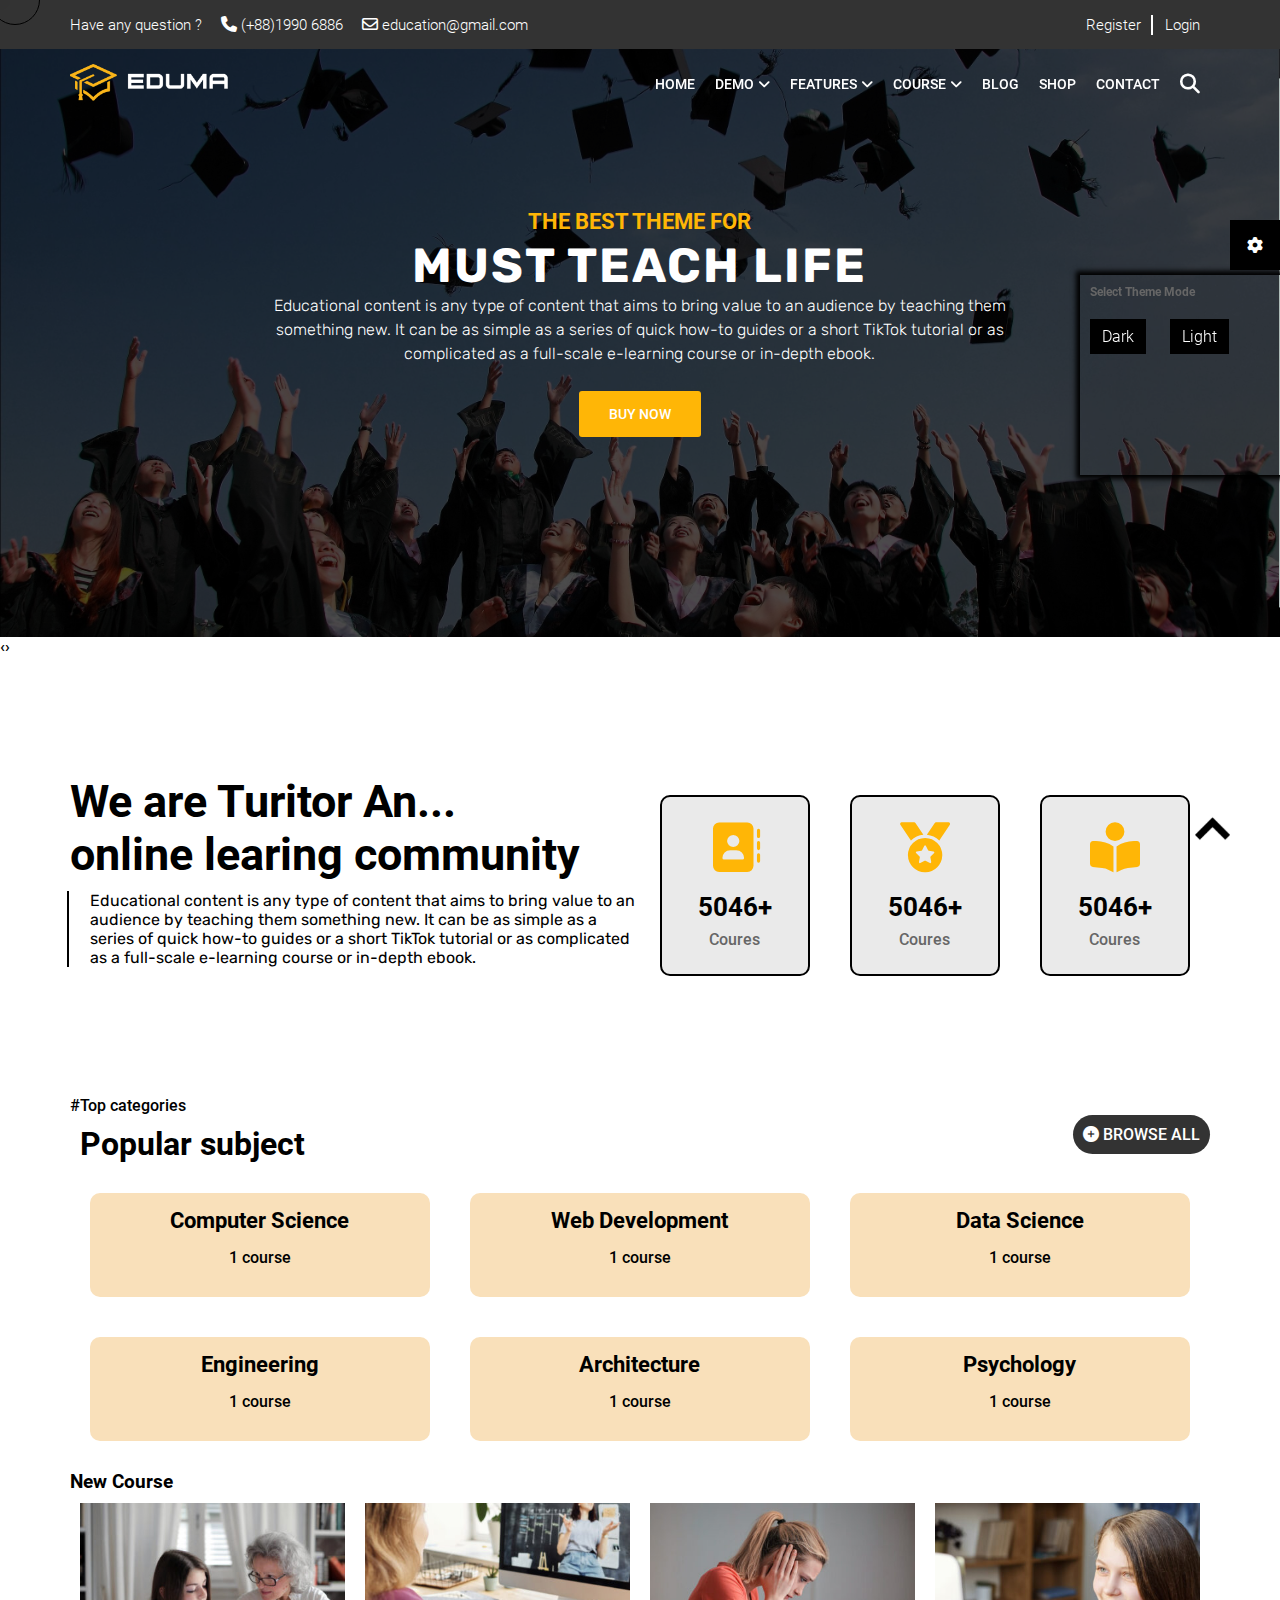
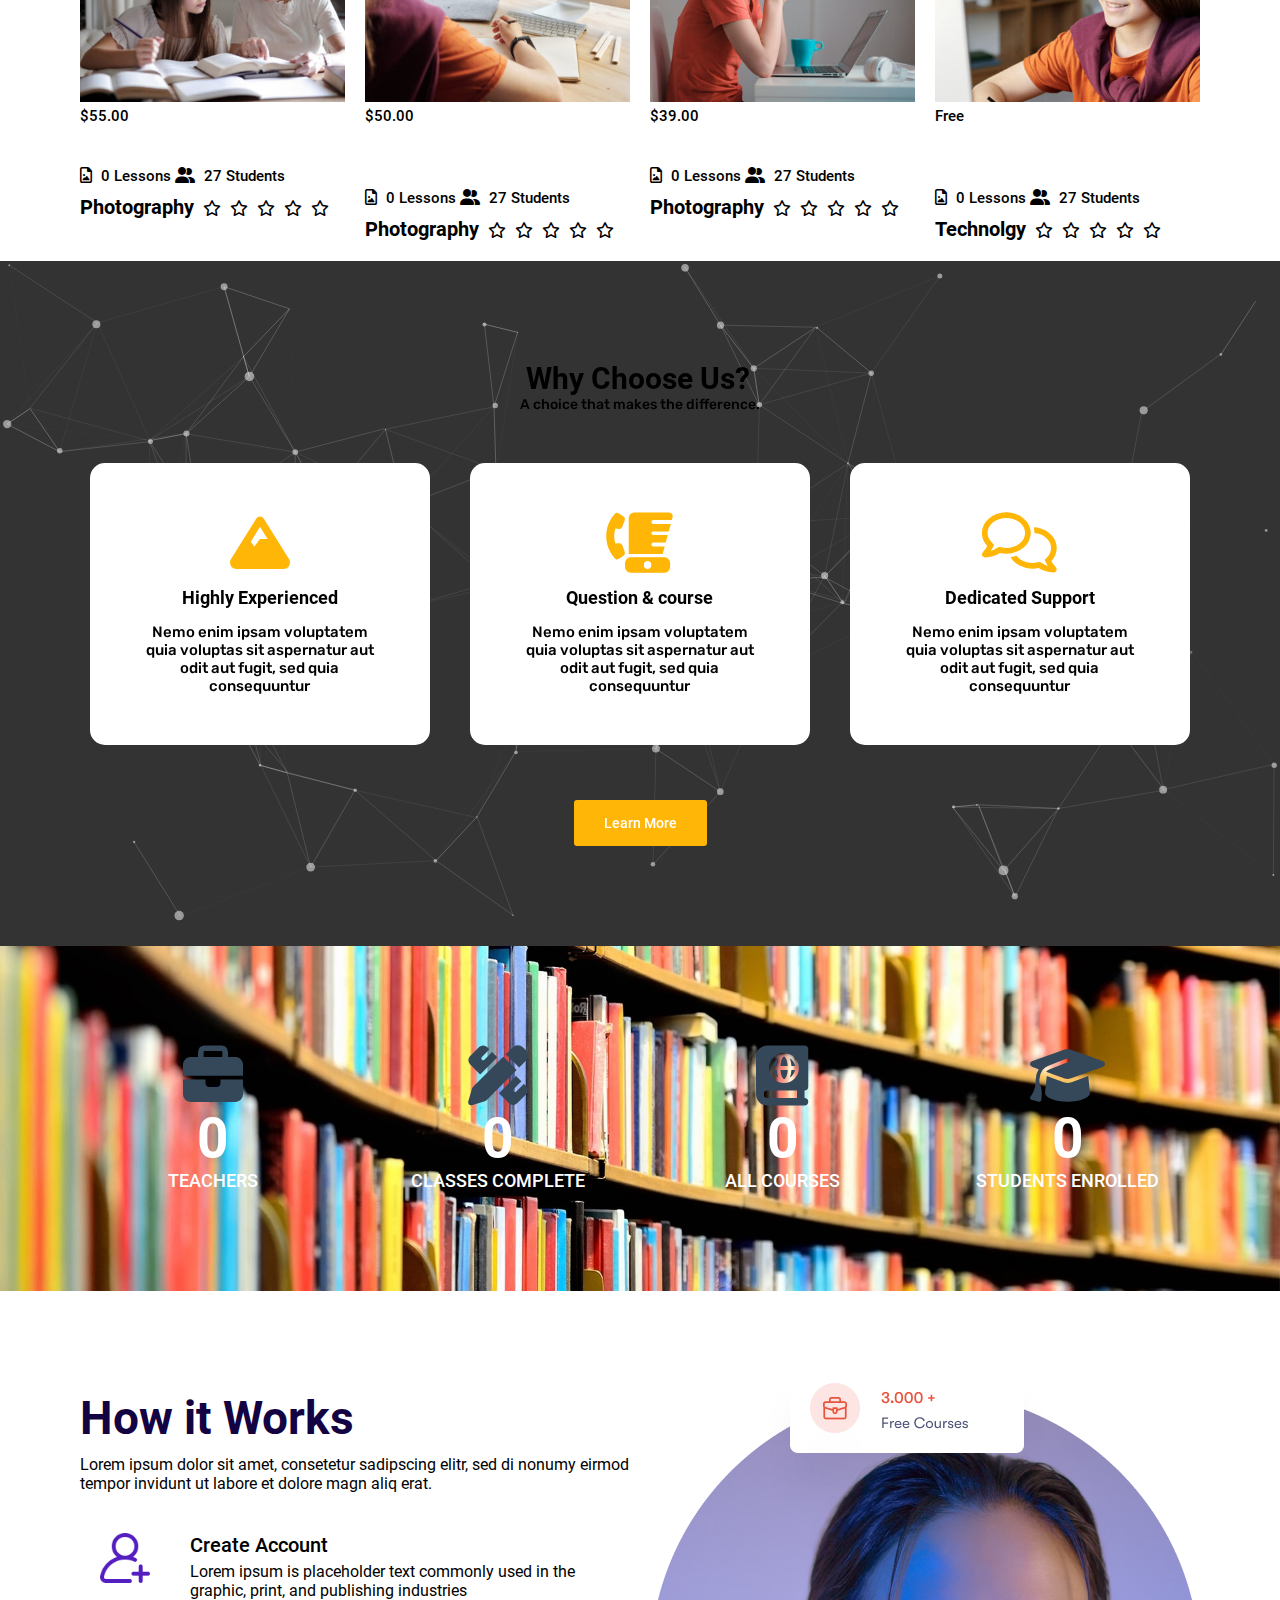
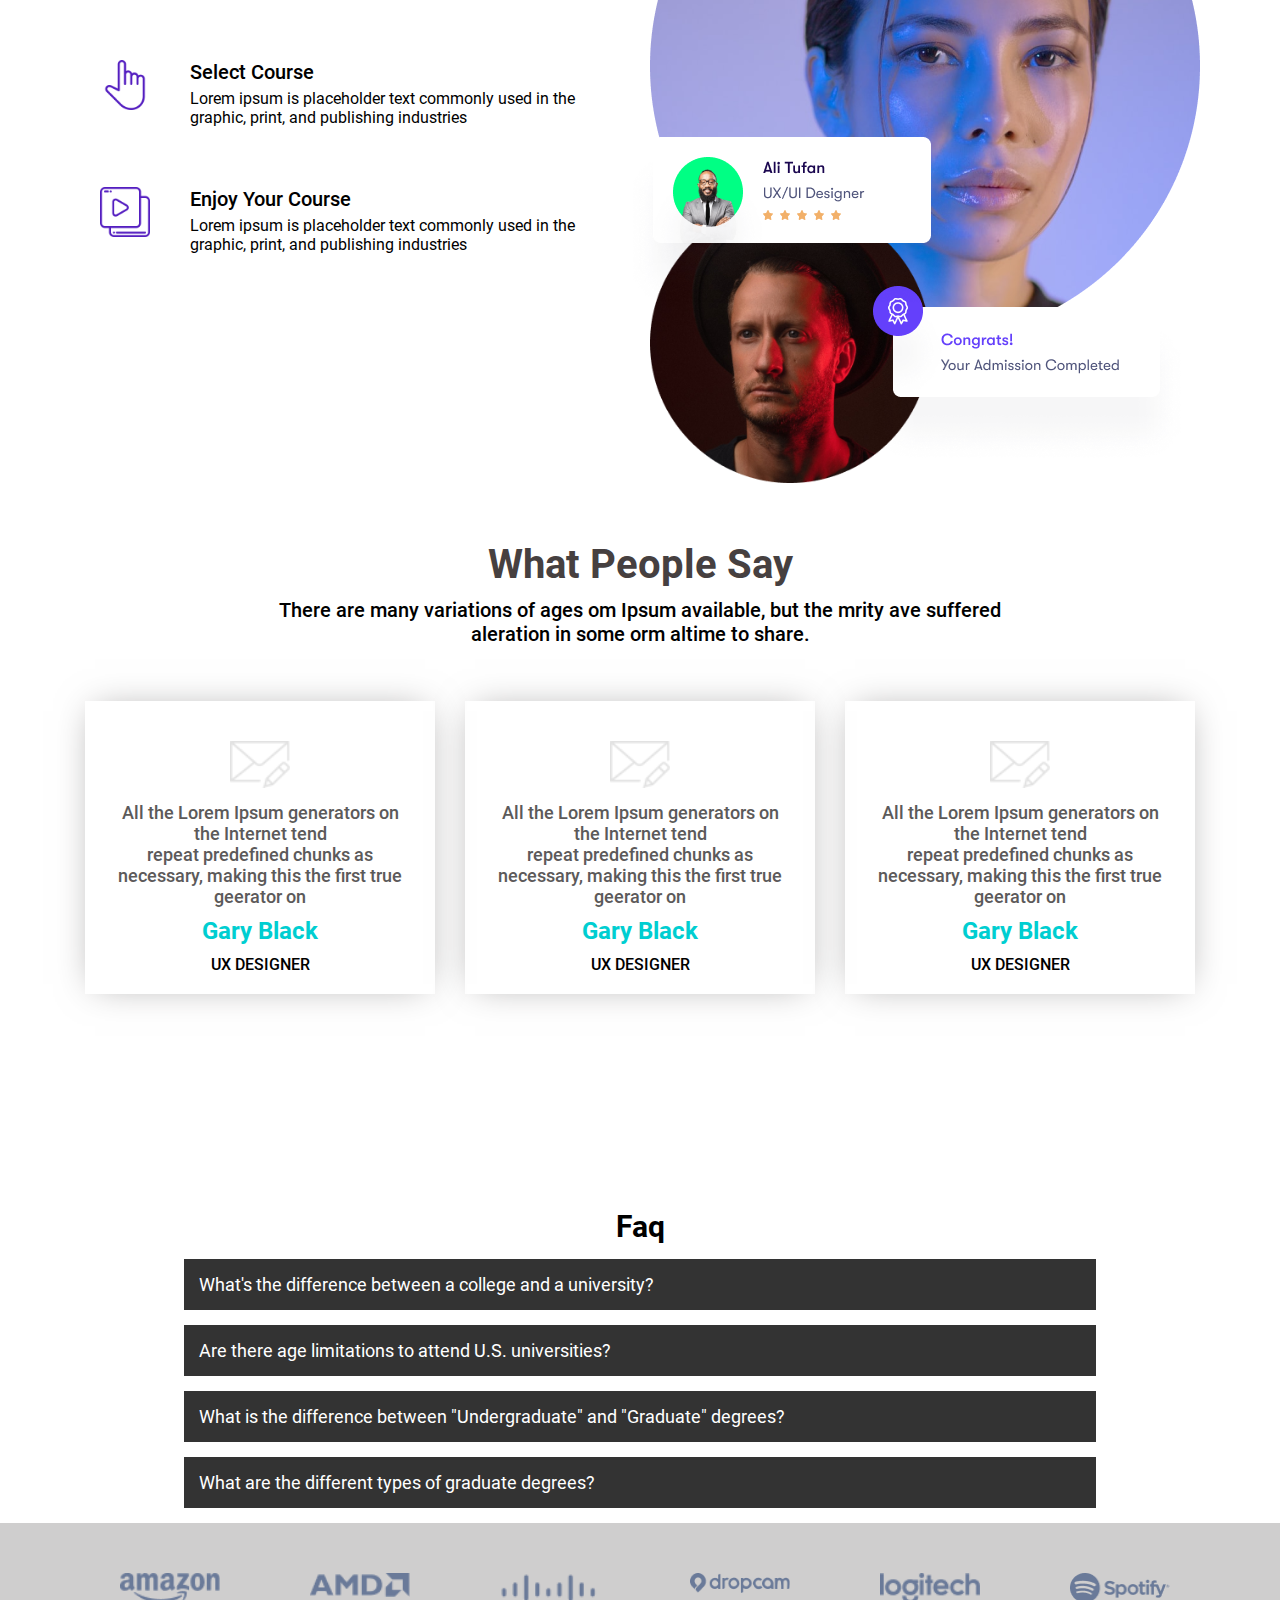
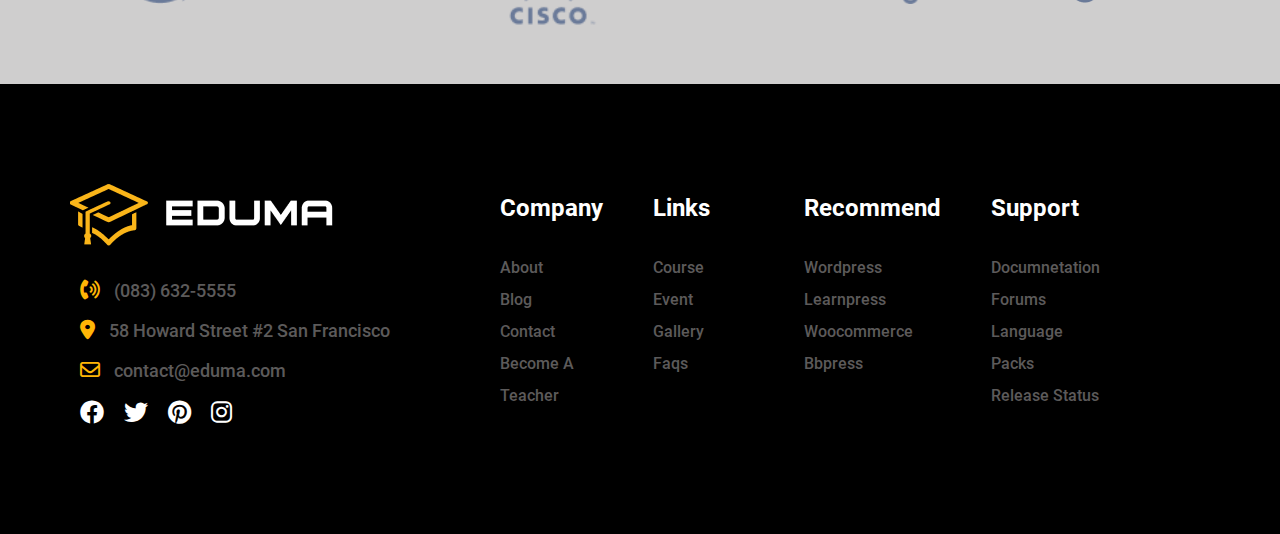
<file: index.html>
<!DOCTYPE html>
<html lang="en">
<head>
    <!-- page title -->
    <title>Education | Be educated so that you can change the world.</title>
    <!-- font awesome -->
    <link rel="stylesheet" href="css/all.min.css">
    <!-- floticon -->
    <link rel="icon" href="images/book.png" type="image/png">
    <!-- font -->
    <link rel="stylesheet" href="css/fonts.css.css">
    <!-- owl-carousel -->
    <link rel="stylesheet" href="css/owl.carousel.min.css">
    <!-- fancy-box -->
    <link rel="stylesheet" href="css/fancybox.css">
    <!-- main -->
    <link rel="stylesheet" href="css/style.css" id="theme-change">
    <!-- media -->
    <link rel="stylesheet" href="css/media.css" type="text/css">
</head>
<body>
    <div class="cursor"></div>
    <div class="cursor2"></div>
     <!-- <div id="preloader">
        <div class="loader">
        </div>
     </div>   -->
    <div class="backtotop">
        <div class="back-btn">
            <img src="images/arrow.png" alt="arrow">
        </div>
    </div>
    <!-- setting -->
    <div class="setting">
        <i class="fa-solid fa-gear"></i>
    </div>
    <!-- theme switcher -->
     <div class="theme-box">
        <h3>Select Theme Mode</h3>
        <a href="javascript:void(0);" class="dark" data-path="css/dark.css">Dark</a>
        <a href="javascript:void(0);" class="light" data-path="css/style.css">Light</a>
    </div> 
    <header>
        <div class="top-bar">
            <div class="site-detail">
                <div class="container">
                    <div class="row">
                        <div class="contect-details">
                            <a href="#">
                                <span>Have any question ?</span>
                            </a>
                            <a href="#">
                                <i class="fa-solid fa-phone"></i>
                                <span>
                                    (+88)1990 6886
                                </span>
                            </a>
                            <a href="#">
                                <i class="fa-regular fa-envelope"></i>
                                <span>education@gmail.com</span>
                            </a>
                        </div>
                        <div class="login">
                             <a href="">
                                <span>
                                    Register
                                </span>
                             </a>
                             <a href="">
                                <span>
                                    Login
                                </span>
                             </a>
                        </div>
                    </div>
                </div>
            </div>
        </div>
        <div class="main-navigation">
            <div class="container">
                <div class="row">
                    <div class="logo">
                        <img src="images/logo-white.webp" alt="logo">
                    </div>
                    <!-- togglr-menu -->
                    <a href="javascript:void(0);" class="toggle">
                        <i class="fa-solid fa-bars"></i>
                    </a>
                    <nav>
                        <ul>
                            <li>
                                <a href="#home">
                                    <span>HOME</span>
                                    <span>
                                        <!-- <i class="fa-solid fa-angle-down"></i> -->
                                    </span>
                                </a>
                            </li>
                            <li class="dropdown">
                                <a href="#">
                                    <span>DEMO</span>
                                    <SPan>
                                        <i class="fa-solid fa-angle-down"></i>
                                    </SPan>
                                </a>
                                <ul class="dropdown-menu">
                                    <li>
                                        <a href="#">
                                            <span>
                                                Demo 1
                                            </span>
                                        </a>
                                    </li>
                                    <li>
                                        <a href="#">
                                            <span>
                                                Demo 2
                                            </span>
                                        </a>
                                    </li>
                                    <li>
                                        <a href="#">
                                            <span>
                                                Demo 3
                                            </span>
                                        </a>
                                    </li>
                                    <li>
                                        <a href="#">
                                            <span>
                                                Demo 4
                                            </span>
                                        </a>
                                    </li>
                                    <li>
                                        <a href="#">
                                            <span>
                                                Demo 5
                                            </span>
                                        </a>
                                    </li>
                                </ul>
                            </li>
                            <li class="dropdown">
                                <a href="#">
                                    <span>FEATURES</span>
                                    <span>
                                        <i class="fa-solid fa-angle-down"></i>
                                    </span>
                                </a>
                                <ul class="dropdown-menu">
                                    <li>
                                        <a href="#">
                                            <span>
                                                Portfollio
                                            </span>
                                        </a>
                                    </li>
                                    <li>
                                        <a href="#">
                                            <span>
                                                Gallery
                                            </span>
                                        </a>
                                    </li>
                                    <li>
                                        <a href="#">
                                            <span>
                                                About As
                                            </span>
                                        </a>
                                    </li>
                                    <li>
                                        <a href="#">
                                            <span>
                                                FAQs
                                            </span>
                                        </a>
                                    </li>
                                    <li>
                                        <a href="#">
                                            <span>
                                                Become a Teacher
                                            </span>
                                        </a>
                                    </li>
                                    <li>
                                        <a href="#">
                                            <span>
                                                404 Pages
                                            </span>
                                        </a>
                                    </li>
                                    <li>
                                        <a href="#">
                                            <span>
                                                Maintenance
                                            </span>
                                        </a>
                                    </li>
                                </ul>
                            </li>
                            <li class="dropdown">
                                <a href="#course">
                                    <span>COURSE</span>
                                    <span>
                                        <i class="fa-solid fa-angle-down"></i>
                                    </span>
                                </a>
                                <ul class="dropdown-menu">
                                    <li>
                                        <a href="#">
                                            <span>
                                                Coures Grid
                                            </span>
                                        </a>
                                    </li>
                                    <li>
                                        <a href="#">
                                            <span>
                                                Coures Grid Sidebar
                                            </span>
                                        </a>
                                    </li>
                                    <li>
                                        <a href="#">
                                            <span>
                                                Coures List Sidebar
                                            </span>
                                        </a>
                                    </li>
                                    <li>
                                        <a href="#">
                                            <span>
                                                Coures Single
                                            </span>
                                        </a>
                                    </li>
                                </ul>
                            </li>
                            <li>
                                <a href="#">
                                    <span>BLOG</span>
                                </a>
                            </li>
                            <li>
                                <a href="3">
                                    <span>SHOP</span>
                                </a>
                            </li>
                            <li>
                                <a href="#contact">
                                    <span>CONTACT</span>
                                </a>
                            </li>
                            <li>
                                <a href="#">
                                  <span>
                                    <i class="fa-solid fa-magnifying-glass"></i>
                                  </span>
                                </a>
                            </li>
                        </ul>
                    </nav>
                </div>
            </div>
        </div>
    </header>
    <!-- main -->
     <main>
        <div class="owl-carousel">
            <section class="banner">
                <div class="container">
                    <div class="row justify-content-space-evenly">
                        <div class="w-8">
                                <div class="title">
                                    <section class="cd-intro">
                                        <h1 class="cd-headline letters type">
                                            <span>THE BEST THEME FOR</span> 
                                            <span class="cd-words-wrapper waiting">
                                                <b class="is-visible"></b>
                                                <b>OF</b>
                                                <b>WAS</b>
                                            </span>
                                        </h1>
                                    </section>
                                    <h2>MUST TEACH LIFE</h2>
                                    <p>Educational content is any type of content that aims to bring value to an audience by teaching them something new. It can be as simple as a series of quick how-to guides or a short TikTok tutorial or as complicated as a full-scale e-learning course or in-depth ebook.</p>
                                </div>
                                  <a href="" class="btn">BUY NOW</a>
                        </div>
                    </div>
                </div>
            </section> 
            <section class="banner">
                <div class="container">
                    <div class="row justify-content-space-evenly">
                        <div class="w-8">
                                <div class="title">
                                    <span>THE BEST THEME FOR</span>
                                    <h2>MUST TEACH LIFE</h2>
                                    <p>Educational content is any type of content that aims to bring value to an audience by teaching them something new. It can be as simple as a series of quick how-to guides or a short TikTok tutorial or as complicated as a full-scale e-learning course or in-depth ebook.</p>
                                </div>
                                  <a href="" class="btn">BUY NOW</a>
                        </div>
                    </div>
                </div>
            </section> 
            <section class="banner">
                <div class="container">
                    <div class="row justify-content-space-evenly">
                        <div class="w-8">
                                <div class="title">
                                    <span>THE BEST THEME FOR</span>
                                    <h2>MUST TEACH LIFE</h2>
                                    <p>Educational content is any type of content that aims to bring value to an audience by teaching them something new. It can be as simple as a series of quick how-to guides or a short TikTok tutorial or as complicated as a full-scale e-learning course or in-depth ebook.</p>
                                </div>
                                  <a href="" class="btn">BUY NOW</a>
                        </div>
                    </div>
                </div>
            </section>
        </div>
        
    <section class="demo py-100">   
        <div class="container">
            <div class="row">
                <div class="w-6">
                    <div class="title">
                        <h2>We are Turitor An... <br> online learing community</h2>
                         <p>Educational content is any type of content that aims to bring value to an audience by teaching them something new. It can be as simple as a series of quick how-to guides or a short TikTok tutorial or as complicated as a full-scale e-learning course or in-depth ebook.</p>
                    </div>
                </div>
                <div class="w-6">
                    <div class="row justify-md-center">
                        <div class="w-4 w-md-6">
                            <div class=" details"> 
                                    <i class="fa-solid fa-address-book"></i>
                                    <strong>
                                        5046+
                                    </strong>
                                <span>
                                    Coures
                                </span>
                            </div>
                        </div>
                        <div class="w-4 w-md-6">
                            <div class=" details"> 
                                <i class="fa-solid fa-medal"></i>
                                    <strong>
                                        5046+
                                    </strong>
                                <span>
                                    Coures
                                </span>
                            </div>
                        </div>
                        <div class="w-4 w-md-6">
                            <div class=" details"> 
                                <i class="fa-solid fa-book-open-reader"></i>
                                    <strong>
                                        5046+
                                    </strong>
                                <span>
                                    Coures
                                </span>
                            </div>
                        </div>
                    </div>
                </div>
            </div>
        </div>
    </section>
    <section class="subject">
        <div class="container">
            <div class="popular">
                <div class="row">
                    <div>
                        <p>#Top categories</p>
                        <h2>Popular subject</h2>
                    </div>
                   <div>
                    <span>
                        <i class="fa-solid fa-circle-plus"></i>
                        BROWSE ALL
                    </span>
                   </div>
                </div>
            </div>
            <!-- <div class="row">
            </div> -->
            <div class="row">
                <div class="w-4">
                    <div class="sub-detail">
                        <h4>
                            Computer Science
                        </h4>
                        <p>
                            1 course
                        </p>
                    </div>
                </div>
                <div class="w-4">
                    <div class="sub-detail">
                        <h4>
                            Web Development
                        </h4>
                        <p>
                            1 course
                        </p>
                    </div>
                </div>
                <div class="w-4">
                    <div class="sub-detail">
                        <h4>
                            Data Science
                        </h4>
                        <p>
                            1 course
                        </p>
                    </div>
                </div>
                <div class="w-4">
                    <div class="sub-detail">
                        <h4>
                            Engineering
                        </h4>
                        <p>
                            1 course
                        </p>
                    </div>
                </div>
                <div class="w-4">
                    <div class="sub-detail">
                        <h4>
                            Architecture
                        </h4>
                        <p>
                            1 course
                        </p>
                    </div>
                </div>
                <div class="w-4">
                    <div class="sub-detail">
                        <h4>
                            Psychology
                        </h4>
                        <p>
                            1 course
                        </p>
                    </div>
                </div>
            </div>
        </div>
    </section>
    <section class="new course" id="course">
        <div class="container">
            <h3>New Course</h3>
            <div class="row">
                <div class="w-3">
                    <div class="course">
                        <a href="images/img1.jpg" data-fancybox="gallery">
                            <img src="images/img1.jpg" alt="img1">
                        </a>
                        <span>$55.00</span>
                        <p>The Art of Black and White</p>
                        <i class="fa-regular fa-file-image"></i>
                        <span>0 Lessons</span>
                        <i class="fa-solid fa-user-group"></i>
                        <span>27 Students</span>
                        <h4>
                            Photography
                        </h4>
                            <i class="fa-regular fa-star"></i>
                            <i class="fa-regular fa-star"></i>
                            <i class="fa-regular fa-star"></i>
                            <i class="fa-regular fa-star"></i>
                            <i class="fa-regular fa-star"></i>
                    </div>
                </div>
                <div class="w-3">
                    <div class="course">
                        <a href="images/img2.jpg" data-fancybox="gallery">
                            <img src="images/img2.jpg" alt="work-img2">
                        </a>
                        <span>$50.00</span>
                        <p>Introduction to nettoggleing for...</p>
                        <i class="fa-regular fa-file-image"></i>
                        <span>0 Lessons</span>
                        <i class="fa-solid fa-user-group"></i>
                        <span>27 Students</span>
                        <h4>
                            Photography
                        </h4>
                            <i class="fa-regular fa-star"></i>
                            <i class="fa-regular fa-star"></i>
                            <i class="fa-regular fa-star"></i>
                            <i class="fa-regular fa-star"></i>
                            <i class="fa-regular fa-star"></i>
                    </div>
                </div>
                <div class="w-3">
                    <div class="course">
                        <a href="images/img3.jpg" data-fancybox="gallery">
                            <img src="images/img3.jpg" alt="work-img3">
                        </a>
                        <span>$39.00</span>
                        <p>Your Complete Photography</p>
                        <i class="fa-regular fa-file-image"></i>
                        <span>0 Lessons</span>
                        <i class="fa-solid fa-user-group"></i>
                        <span>27 Students</span>
                        <h4>
                            Photography
                        </h4>
                            <i class="fa-regular fa-star"></i>
                            <i class="fa-regular fa-star"></i>
                            <i class="fa-regular fa-star"></i>
                            <i class="fa-regular fa-star"></i>
                            <i class="fa-regular fa-star"></i>
                    </div>
                </div>
                <div class="w-3">
                    <div class="course">
                        <a href="images/img4.jpg" data-fancybox="gallery">
                            <img src="images/img4.jpg" alt="img4">
                        </a>
                        <span>Free</span>
                        <p>From Zero to Hero with Nodejs</p>
                        <i class="fa-regular fa-file-image"></i>
                        <span>0 Lessons</span>
                        <i class="fa-solid fa-user-group"></i>
                        <span>27 Students</span>
                        <h4>
                            Technolgy
                        </h4>
                            <i class="fa-regular fa-star"></i>
                            <i class="fa-regular fa-star"></i>
                            <i class="fa-regular fa-star"></i>
                            <i class="fa-regular fa-star"></i>
                            <i class="fa-regular fa-star"></i>
                    </div>
                </div>
            </div>
        </div>
    </section>
    <section class="choose py-100" id="particles-js">
        <div class="container">
            <div class="bg">
                <h3>Why Choose Us?</h3>
                <p>A choice that makes the difference.</p>
            </div>
            <div class="row align-item-center">
                <div class="w-4 w-md-5">
                  <div class="choice">
                    <i class="fa-solid fa-mountain"></i>
                    <h3>Highly Experienced</h3>
                    <p>Nemo enim ipsam voluptatem quia voluptas sit aspernatur aut odit aut fugit, sed quia consequuntur</p>
                  </div>
                </div>
                <div class="w-4 w-md-5">
                    <div class="choice">
                        <i class="fa-solid fa-blender-phone"></i>
                        <h3>Question & course</h3>
                        <p>Nemo enim ipsam voluptatem quia voluptas sit aspernatur aut odit aut fugit, sed quia consequuntur</p>
                    </div>
                  </div>
                  <div class="w-4 w-md-5">
                    <div class="choice">
                        <i class="fa-regular fa-comments"></i>
                        <h3>Dedicated Support</h3>
                        <p>Nemo enim ipsam voluptatem quia voluptas sit aspernatur aut odit aut fugit, sed quia consequuntur</p>
                    </div>
                  </div>
                  <div class="choice-btn w-md-8">
                    <a href="" class="btn">Learn More</a>
                  </div>
            </div>
        </div>
    </section>
    <section class="people py-100">
            <div class="container">
                <div class="row">
                    <div class="w-3 page">
                        <i class="fa-solid fa-briefcase"></i>
                        <h2 class="count-value" data-value="75">0</h2>
                        <p>TEACHERS</p>
                    </div>
                    <div class="w-3 page">
                        <i class="fa-solid fa-pen-ruler"></i>
                        <h2 class="count-value" data-value="1200">0</h2>
                        <p>CLASSES COMPLETE</p>
                    </div>
                    <div class="w-3 page">
                        <i class="fa-solid fa-book-atlas"></i>
                        <h2 class="count-value" data-value="120">0</h2>
                        <p>ALL COURSES</p>
                    </div>
                    <div class="w-3 page">
                        <i class="fa-solid fa-graduation-cap"></i>
                        <h2 class="count-value" data-value="1200">0</h2>
                        <p>STUDENTS ENROLLED</p>
                    </div>
                </div>
                </div> 
            </div>
    </section>
     <section class="work py-100">
        <div class="container">
            <div class="row justify-center">
                <div class="w-6 work-left">
                    <div class="title">
                        <h2>How it Works</h2>
                         <p>Lorem ipsum dolor sit amet, consetetur sadipscing elitr, sed di nonumy eirmod tempor invidunt ut labore et dolore magn aliq erat.</p>
                    </div>
                    <div class="work-section">
                        <div class="work-detail">
                            <ul>
                                <li>
                                    <img src="images/add-user.png" alt="work">
                                </li>
                                <li>
                                    <span> create account</span>
                                    <p>Lorem ipsum is placeholder text commonly used in the graphic, print, and publishing industries</p>         
                                </li>
                            </ul>                        
                        </div>
                        <div class="work-detail">
                            <ul>
                                <li>
                                    <img src="images/select.png" alt="work">
                                </li>
                                <li>
                                    <span> select course</span>
                                    <p>Lorem ipsum is placeholder text commonly used in the graphic, print, and publishing industries</p>         
                                </li>
                            </ul>                        
                        </div>
                        <div class="work-detail">
                            <ul>
                                <li>
                                    <img src="images/video-files.png" alt="work">
                                </li>
                                <li>
                                    <span>enjoy your course</span>
                                    <p>Lorem ipsum is placeholder text commonly used in the graphic, print, and publishing industries</p>         
                                </li>
                            </ul>                        
                        </div>
                    </div>
                </div>
                <div class="w-6 work-right">
                    <div class="work-img">
                        <img src="images/man.png" alt="work">
                    </div>
                    <div class="work-img1">
                        <img src="images/course.png" alt="work">
                    </div>
                    <div class="work-img3">
                        <img src="images/logo.png" alt="work">
                    </div>
                    <div class="work-img2">
                        <img src="images/poster.png" alt="work">
                    </div>
                </div>
            </div>
        </div>
    </section> 
    <section class="review py-100" id="contact">
        <div class="container">
            <div class="title">
                <h2>what people say</h2>
                <p>There are many variations of ages om Ipsum available, but the mrity ave suffered 
                <br> aleration in some orm altime to share.</p>
            </div>
            <div class="row">
                <div class="review-content">
                    <div class="w-4 w-md-6 review-text">
                        <img src="images/msg.png" alt="msg">
                        <p>
                            All the Lorem Ipsum generators on the Internet tend
                            <br>
                            repeat predefined chunks as necessary, making this the first true geerator on
                        </p>
                        <h4>
                            gary black
                        </h4>
                        <span>ux designer</span>
                    </div>
                    <div class="w-4 w-md-6 review-text">
                        <img src="images/msg.png" alt="msg">
                        <p>
                            All the Lorem Ipsum generators on the Internet tend
                            <br>
                            repeat predefined chunks as necessary, making this the first true geerator on
                        </p>
                        <h4>
                            gary black
                        </h4>
                        <span>ux designer</span>
                    </div>
                    <div class="w-4 w-md-6  review-text">
                        <img src="images/msg.png" alt="msg">
                        <p>
                            All the Lorem Ipsum generators on the Internet tend
                            <br>
                            repeat predefined chunks as necessary, making this the first true geerator on
                        </p>
                        <h4>
                            gary black
                        </h4>
                        <span>ux designer</span>
                    </div>
                </div>
            </div>
        </div>
    </section>
    <section class="faq py-100">
        <div class="container">
            <h2>Faq</h2>
            <div class="row justify-center">
                <h3 class="faq-heading">
                    <a href="javascript:voide(0);">
                        What's the difference between a college and a university?
                    </a>
                </h3>
                <p class="faq-content">
                    Colleges offer only undergraduate degrees while universities offer graduate degrees as well, but the terms are often used interchangeably.
                </p>
                <h3 class="faq-heading">
                    <a href="javascript:voide(0);">
                        Are there age limitations to attend U.S. universities? 
                    </a>
                </h3>
                <p class="faq-content">
                    In general, you must have completed high school and you must be at least 17 years of age.eably.
                </p>
                <h3 class="faq-heading">
                    <a href="javascript:voide(0);">
                        What is the difference between "Undergraduate" and "Graduate" degrees?
                    </a>
                </h3>
                <p class="faq-content">
                    Undergraduate programs follow high school and lead to an associate (two-year) degree or a bachelor (four-year) degree. Graduate programs follow a bachelor's degree and lead to a master's or doctoral degree.
                </p>
                <h3 class="faq-heading">
                    <a href="javascript:voide(0);">
                        What are the different types of  graduate degrees?
                    </a>
                </h3>
                <p class="faq-content">
                    Masters: two-year degree providing additional specialization. Doctorate: five to eight-year program certifying the student as a trained research scholar and/or professor.
                </p>
            </div>
        </div>
    </section>
    <section class="top-company">
        <div class="container">
            <div class="row">
                <div class="company justify-md-center">
                    <div class="w-2 w-md-3">
                        <img src="images/amazon.png" alt="amazon">
                    </div>
                    <div class="w-2 w-md-3">
                        <img src="images/amd.png" alt="amd">
                    </div>
                    <div class="w-2 w-md-3">
                        <img src="images/cisko.png" alt="cisco">
                    </div>
                    <div class="w-2 w-md-3">
                        <img src="images/dropcam.png" alt="dropcam">
                    </div>
                    <div class="w-2 w-md-3">
                        <img src="images/logitech.png" alt="logitech">
                    </div>
                    <div class="w-2 w-md-3">
                        <img src="images/spotify.png" alt="spotify">
                    </div>
                </div>
            </div>
        </div>
    </section>
    </main> 
    <footer>
        <section class="footer py-100">
            <div class="container">
                <div class="row justify-md-center">
                    <div class=" w-4 footer-call">
                        <ul>
                            <li>
                                <a href="#">
                                    <img src="images/footer-logo.webp" alt="footer">
                                </a>
                            </li>
                            <li>
                                <a href="#">
                                    <i class="fa-solid fa-phone-volume"></i>
                                    (083) 632-5555
                                 </a>
                            </li>
                            <li>
                                <a href="#">
                                    <i class="fa-solid fa-location-dot"></i> 
                                    58 Howard Street #2 San Francisco
                                </a>
                            </li>
                            <li>
                                <a href="#">
                                    <i class="fa-regular fa-envelope"></i>
                                    contact@eduma.com
                                </a>
                            </li>
                        </ul>
                        <div class="footer-icon">
                            <ul>
                                <li>
                                    <a href="#">
                                        <i class="fa-brands fa-facebook"></i>
                                     </a>
                                </li>
                                <li>
                                    <a href="#">
                                        <i class="fa-brands fa-twitter"></i>
                                     </a>
                                </li>
                                <li>
                                    <a href="#">
                                        <i class="fa-brands fa-pinterest"></i>
                                     </a>
                                </li>
                                <li>
                                    <a href="#">
                                        <i class="fa-brands fa-instagram"></i>
                                     </a>
                                </li>
                            </ul>
                        </div>
                    </div>
                    <div class="row">
                        <div class="footer-contact">
                            <div class="w-3 footer-company">
                                <h4>company</h4>
                                <ul>
                                    <li>
                                       <a href="#">
                                        about
                                        </a>
                                    </li>
                                    <li>
                                        <a href="#">
                                        blog
                                        </a>
                                    </li>                                
                                    <li>
                                        <a href="#">
                                        contact
                                        </a>
                                    </li>
                                    <li>
                                        <a href="#">
                                        become a teacher
                                        </a>
                                    </li>
                                </ul>
                            </div>
                            <div class="w-3 footer-links">
                                <h4>links</h4>
                                <ul>
                                    <li>
                                       <a href="#">
                                        course
                                        </a>
                                    </li>
                                    <li>
                                        <a href="#">
                                        event
                                        </a>
                                    </li>                                
                                    <li>
                                        <a href="#">
                                        gallery
                                        </a>
                                    </li>
                                    <li>
                                        <a href="#">
                                        faqs
                                        </a>
                                    </li>
                                </ul>
                            </div>
                            <div class="w-3 footer-recommend">
                                <h4>recommend</h4>
                                <ul>
                                    <li>
                                       <a href="#">
                                        wordpress
                                        </a>
                                    </li>
                                    <li>
                                        <a href="#">
                                        learnpress
                                        </a>
                                    </li>                                
                                    <li>
                                        <a href="#">
                                        woocommerce
                                        </a>
                                    </li>
                                    <li>
                                        <a href="#">
                                        bbpress
                                        </a>
                                    </li>
                                </ul>
                            </div>
                            <div class="w-3 footer-supports">
                                <h4>support</h4>
                                <ul>
                                    <li>
                                       <a href="#">
                                        documnetation
                                        </a>
                                    </li>
                                    <li>
                                        <a href="#">
                                        forums
                                        </a>
                                    </li>                                
                                    <li>
                                        <a href="#">
                                        language packs
                                        </a>
                                    </li>
                                    <li>
                                        <a href="#">
                                        release status
                                        </a>
                                    </li>
                                </ul>
                            </div>
                        </div>
                    </div>
                </div>
            </div>
        </section>
    </footer>
    <script src="js/jquery.min.js"></script>
    <script src="js/owl.carousel.min.js"></script>
    <script src="js/particles.js"></script>
    <script src="js/app.js"></script>
    <script src="js/fancybox.umd.js"></script>
    <script src="js/headline.js"></script>
    <script>
        $(window).on('load' ,function() {
            $(".loader").delay(1500).fadeOut("slow" , function(){
                $("body").removeClass('none');
            });
            $("#preloader").delay(1500).fadeOut("slow");
            });
    </script>
    <script>
            $(document).ready(function(){
                $(".toggle").click(function(){
                    $("nav").slideToggle();
                });
                $(".backtotop").click(function(){
                    $('html, body').animate({scrollTop:0}, '1000'); 
                });
                $('.owl-carousel').owlCarousel({
                    loop:true,
                    margin:10,
                    nav:true,
                    items:1
                });

            });
    </script>
    <script>
                $(window).scroll(function(){
            if($(this).scrollTop() > 133){
                $(".main-navigation").addClass('fixed-header');
            }
            else {
                $(".main-navigation").removeClass('fixed-header');
            }
            if($(this).scrollTop() > 800){
                $(".backtotop").fadeIn();
            }
            else {
                $(".backtotop").fadeOut();
            }
        });
    </script>
    <script>
        $(".setting").click(function(){
            $(".theme-box").slideToggle();
        });
    </script>
    <script>
        $(".theme-box a").on('click',function(){
            var path = $(this).data('path')
            $("#theme-change").attr('href',path);
        });
    </script>
    <script>
        var x = 0;
        $(window).scroll(function(){
            var countHigh = $(".people").offset().top - window.innerHeight;
            if (x == 0 && $(window).scrollTop() > countHigh){
                $(".count-value").each(function(){
                    var $this = $(this),
                        countTo = $this.attr("data-value");
                    $({
                        countNum: $this.text()
                    }).animate(
                        {
                            countNum: countTo
                    },
                    {
                        duration: 2000,
                        easing: "swing",
                        step: function () {
                            $this.text( Math.floor(this.countNum));
                        },
                        complete: function(){
                            $this.text(this.countNum);
                        }
                    }
                    )
                });
                x = 1;

            }
        });
    </script>
    <script>
        var cursor = document.querySelector('.cursor');
var cursorinner = document.querySelector('.cursor2');
var a = document.querySelectorAll('a');

document.addEventListener('mousemove', function(e){
  var x = e.clientX;
  var y = e.clientY;
  cursor.style.transform = `translate3d(calc(${e.clientX}px - 50%), calc(${e.clientY}px - 50%), 0)`
});

document.addEventListener('mousemove', function(e){
  var x = e.clientX;
  var y = e.clientY;
  cursorinner.style.left = x + 'px';
  cursorinner.style.top = y + 'px';
});

document.addEventListener('mousedown', function(){
  cursor.classList.add('click');
  cursorinner.classList.add('cursorinnerhover')
});

document.addEventListener('mouseup', function(){
  cursor.classList.remove('click')
  cursorinner.classList.remove('cursorinnerhover')
});

a.forEach(item => {
  item.addEventListener('mouseover', () => {
    cursor.classList.add('hover');
  });
  item.addEventListener('mouseleave', () => {
    cursor.classList.remove('hover');
  });
})
    </script>
    <script>
        $(document).ready(function(){
            $("h3.faq-heading").click(function(){
                $(this).next().slideToggle().siblings("p.faq-content").slideUp();            
            });
        });
    </script>
    
</body>
</html>
</file>
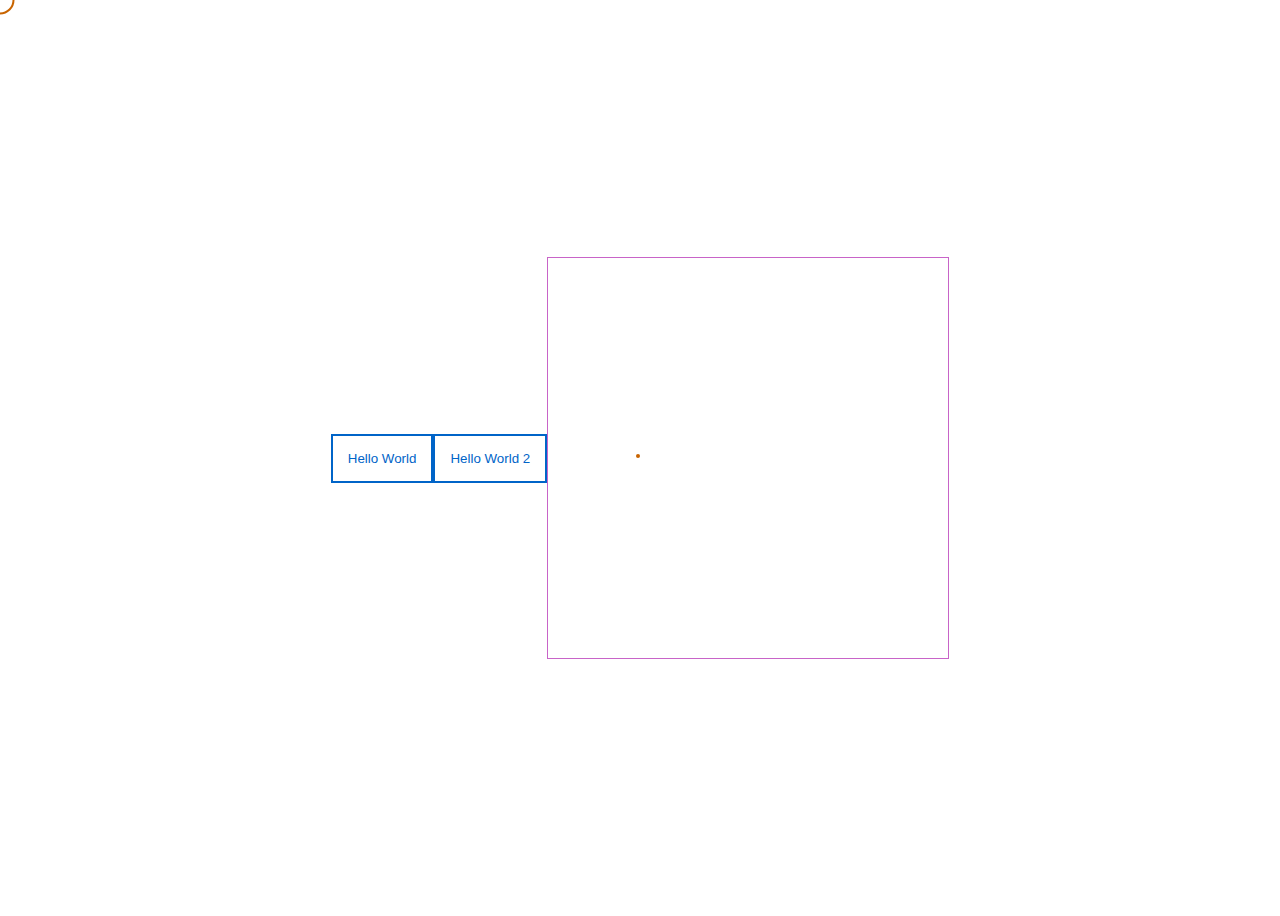
<file: extra/Kursor-master/Kursor-master/index.html>
<!DOCTYPE html>
<html lang="en">
<head>
  <meta charset="UTF-8">
  <meta name="viewport" content="width=device-width, initial-scale=1.0">
  <meta http-equiv="X-UA-Compatible" content="ie=edge">
  <title>Document</title>
  <link rel="stylesheet" href="./dist/kursor.css">

  <style>
    body {
      height: 100vh;
      overflow: hidden;
      display: flex;
      align-items: center;
      justify-content: center;
    }

    button {
      padding: 15px;
      border: 0px;
      border: 2px solid rgb(0, 100, 200);
      color: rgb(0, 100, 200);
      transition: all .25s ease;
      background: transparent
    }

    button:hover {
      background: rgb(0, 100, 200);
      color: rgb(255,255,255);
    }

    .hoverx {
      background: rgb(200, 100, 200) !important
    }
    .caja {
      width: 400px;
      height: 400px;
      border: 1px solid rgb(200, 100, 200);
      overflow: hidden;
      position: relative;

    }
    .caja2 {
      width: 400px;
      height: 400px;
      border: 1px solid rgb(0, 100, 200);
      overflow: hidden;
      position: relative;

    }
  </style>
</head>
<body>

  <button onclick="clickx()" class="button k-hover">Hello World</button>
  <button onclick="clickx2()" class="button k-hover">Hello World 2</button>

  <div onmouseenter="mouseenter()" onmouseleave="mouseleave()" class="caja">
  </div>
  <!-- <div class="caja2">

  </div> -->
</body>

<script src="./dist/kursor.js"></script>

<script>
  var kursorx = new kursor({
    type: 1,
    color: 'rgba(200,100,0)',
  })


  function mouseenter () {
    kursorx.hidden()
  }
  function mouseleave () {
    kursorx.hidden(false)
  }
  // function clickx() {
  //   // kursorx.color('rgba(100,0,100)')
  //   kursorx.hidden()
  // }
  // function clickx2() {
  //   // kursorx.color('rgba(100,0,100)')
  //   kursorx.hidden(false)
  // }

  var kursor2 = new kursor({
    el: '.caja',
    color: 'rgba(0,0,255)',
    type: 4,
  })

  // var kursor2 = new kursor({
  //   type: 2,
  //   removeDefaultCursor: false,
  // })
</script>
</html>
</file>
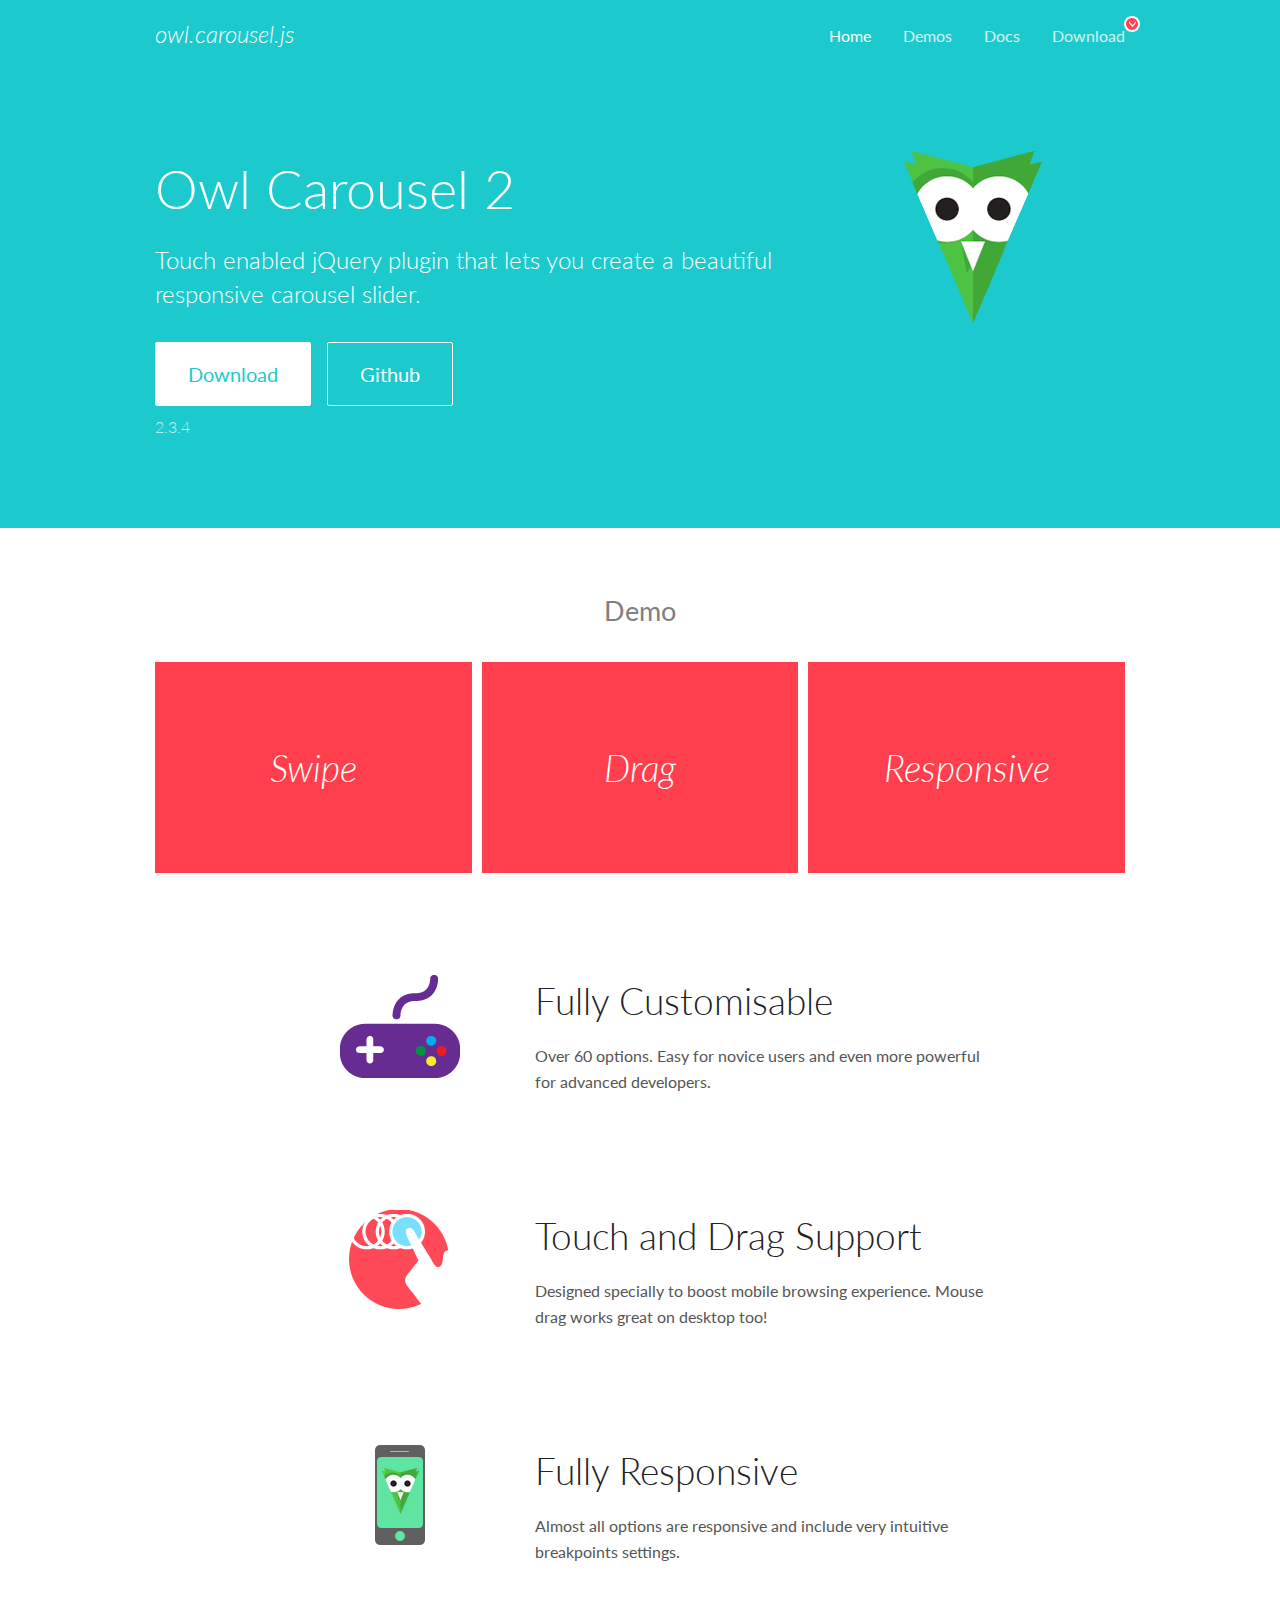
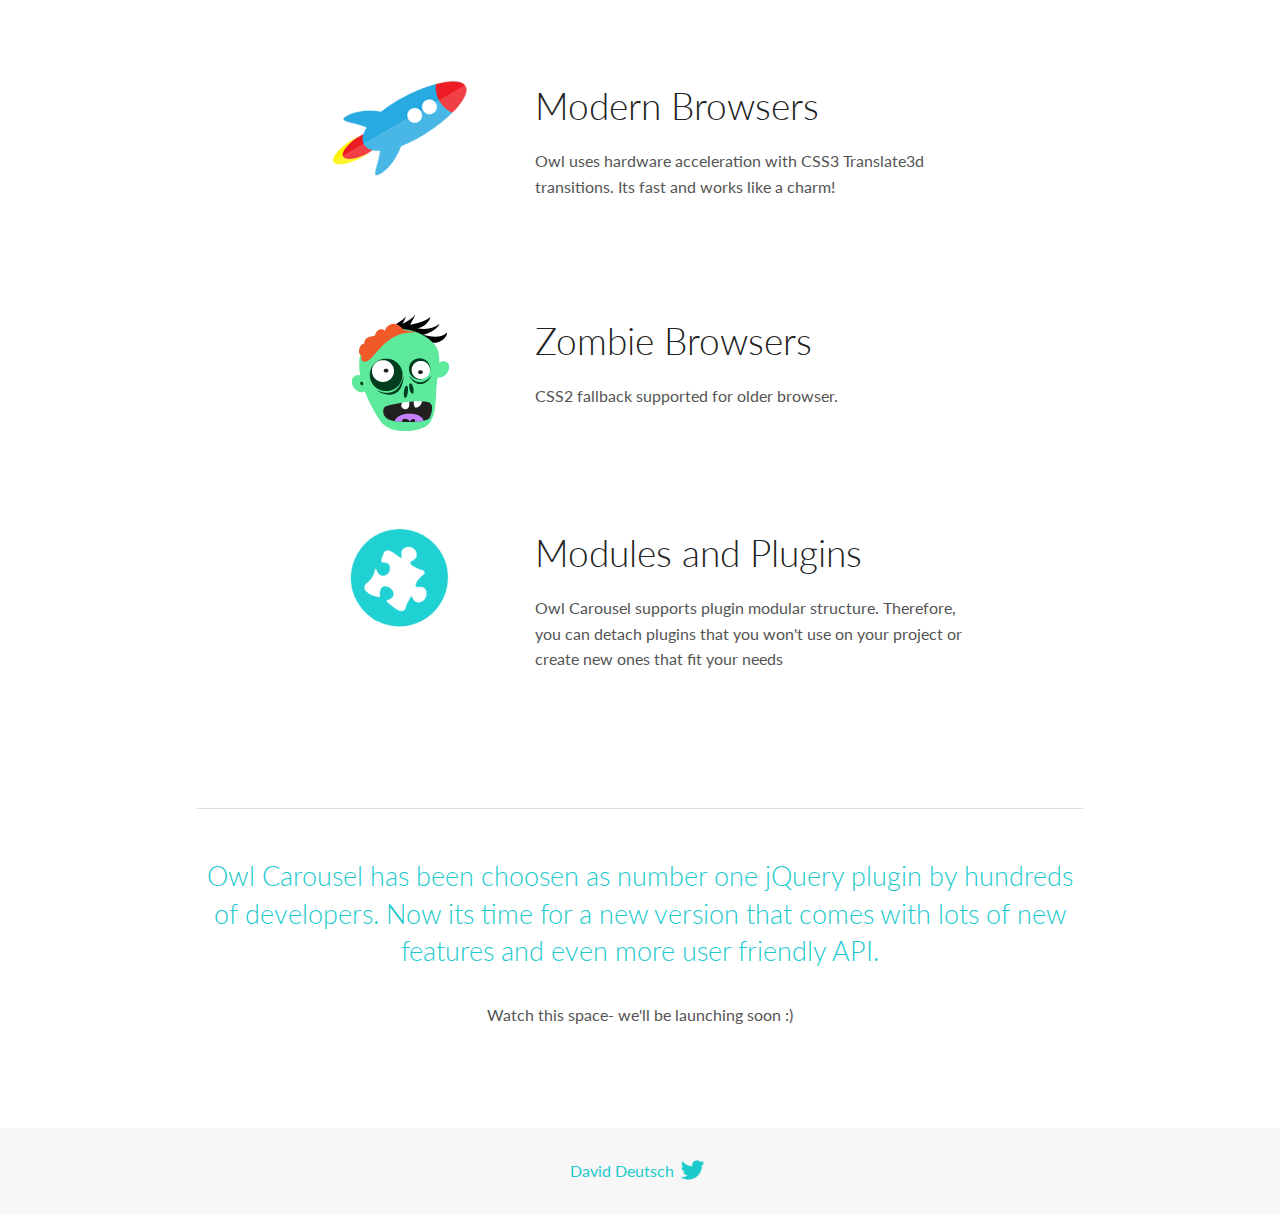
<file: extra/OwlCarousel2-2.3.4/OwlCarousel2-2.3.4/docs/index.html>
<!DOCTYPE html>
<html lang="en">
  <head>

    <!-- head -->
    <meta charset="utf-8">
    <meta name="msapplication-tap-highlight" content="no" />
    <meta name="viewport" content="width=device-width, initial-scale=1.0" />
    <meta name="description" content="Touch enabled jQuery plugin that lets you create beautiful responsive carousel slider.">
    <meta name="author" content="David Deutsch">
    <title>
      Home | Owl Carousel | 2.3.4
    </title>

    <!-- Stylesheets -->
    <link href='https://fonts.googleapis.com/css?family=Lato:300,400,700,400italic,300italic' rel='stylesheet' type='text/css'>
    <link rel="stylesheet" href="assets/css/docs.theme.min.css">

    <!-- Owl Stylesheets -->
    <link rel="stylesheet" href="assets/owlcarousel/assets/owl.carousel.min.css">
    <link rel="stylesheet" href="assets/owlcarousel/assets/owl.theme.default.min.css">

    <!-- HTML5 shim and Respond.js IE8 support of HTML5 elements and media queries -->

    <!--[if lt IE 9]>
      <script src="https://oss.maxcdn.com/libs/html5shiv/3.7.0/html5shiv.js"></script>
      <script src="https://oss.maxcdn.com/libs/respond.js/1.3.0/respond.min.js"></script>
    <![endif]-->

    <!-- Favicons -->
    <link rel="apple-touch-icon-precomposed" sizes="144x144" href="assets/ico/apple-touch-icon-144-precomposed.png">
    <link rel="shortcut icon" href="assets/ico/favicon.png">
    <link rel="shortcut icon" href="favicon.ico">

    <!-- Yeah i know js should not be in header. Its required for demos.-->

    <!-- javascript -->
    <script src="assets/vendors/jquery.min.js"></script>
    <script src="assets/owlcarousel/owl.carousel.js"></script>
  </head>
  <body>

    <!-- header -->
    <header class="header">
      <div class="row">
        <div class="large-12 columns">
          <div class="brand left">
            <h3>
              <a href="/OwlCarousel2/">owl.carousel.js</a> 
            </h3>
          </div>
          <a id="toggle-nav" class="right">
            <span></span> <span></span> <span></span> 
          </a> 
          <div class="nav-bar">
            <ul class="clearfix">
              <li class="active">
                <a href="/OwlCarousel2/index.html">Home</a> 
              </li>
              <li> <a href="/OwlCarousel2/demos/demos.html">Demos</a>  </li>
              <li> <a href="/OwlCarousel2/docs/started-welcome.html">Docs</a>  </li>
              <li>
                <a href="https://github.com/OwlCarousel2/OwlCarousel2/archive/2.3.4.zip">Download</a> 
                <span class="download"></span> 
              </li>
            </ul>
          </div>
        </div>
      </div>
    </header>

    <!-- home panel -->
    <section id="hero">
      <div class="row">
        <div class="large-8 medium-8 columns">
          <h1>Owl Carousel 2</h1>
          <h4>Touch enabled jQuery plugin that lets you create a beautiful responsive carousel slider.</h4>
          <a href="https://github.com/OwlCarousel2/OwlCarousel2/archive/2.3.4.zip" class="hero-button">Download</a> 
          <a href="https://github.com/OwlCarousel2/OwlCarousel2" class="hero-button outline">Github</a> 
          <p>2.3.4</p>
        </div>
        <div class="large-4 medium-4 columns">
          <img class="owl-logo" src="assets/img/owl-logo.png" alt="mr. Owl">
        </div>
      </div>
    </section>

    <!-- body -->
    <div class="home-demo">
      <div class="row">
        <div class="large-12 columns">
          <h3>Demo</h3>
          <div class="owl-carousel">
            <div class="item">
              <h2>Swipe</h2>
            </div>
            <div class="item">
              <h2>Drag</h2>
            </div>
            <div class="item">
              <h2>Responsive</h2>
            </div>
            <div class="item">
              <h2>CSS3</h2>
            </div>
            <div class="item">
              <h2>Fast</h2>
            </div>
            <div class="item">
              <h2>Easy</h2>
            </div>
            <div class="item">
              <h2>Free</h2>
            </div>
            <div class="item">
              <h2>Upgradable</h2>
            </div>
            <div class="item">
              <h2>Tons of options</h2>
            </div>
            <div class="item">
              <h2>Infinity</h2>
            </div>
            <div class="item">
              <h2>Auto Width</h2>
            </div>
          </div>
        </div>
      </div>
    </div>
    <script>
      var owl = $('.owl-carousel');
      owl.owlCarousel({
        margin: 10,
        loop: true,
        responsive: {
          0: {
            items: 1
          },
          600: {
            items: 2
          },
          1000: {
            items: 3
          }
        }
      })
    </script>

    <!-- features -->
    <div id="features">
      <div class="row">
        <div class="small-12 medium-9 small-centered columns">
          <section class="row feature">
            <div class="medium-4 small-12 columns">
              <img src="assets/img/feature-options.png" alt="">
            </div>
            <div class="medium-8 small-12 columns">
              <h2>Fully Customisable</h2>
              <p>Over 60 options. Easy for novice users and even more powerful for advanced developers.</p>
            </div>
          </section>
          <section class="row feature">
            <div class="medium-4 small-12 columns">
              <img src="assets/img/feature-drag.png" alt="">
            </div>
            <div class="medium-8 small-12 columns">
              <h2>Touch and Drag Support</h2>
              <p>Designed specially to boost mobile browsing experience. Mouse drag works great on desktop too!</p>
            </div>
          </section>
          <section class="row feature">
            <div class="medium-4 small-12 columns">
              <img src="assets/img/feature-responsive.png" alt="">
            </div>
            <div class="medium-8 small-12 columns">
              <h2>Fully Responsive</h2>
              <p>Almost all options are responsive and include very intuitive breakpoints settings.</p>
            </div>
          </section>
          <section class="row feature">
            <div class="medium-4 small-12 columns">
              <img src="assets/img/feature-modern.png" alt="">
            </div>
            <div class="medium-8 small-12 columns">
              <h2>Modern Browsers</h2>
              <p>Owl uses hardware acceleration with CSS3 Translate3d transitions. Its fast and works like a charm! </p>
            </div>
          </section>
          <section class="row feature">
            <div class="medium-4 small-12 columns">
              <img src="assets/img/feature-zombie.png" alt="">
            </div>
            <div class="medium-8 small-12 columns">
              <h2>Zombie Browsers</h2>
              <p>CSS2 fallback supported for older browser.</p>
            </div>
          </section>
          <section class="row feature">
            <div class="medium-4 small-12 columns">
              <img src="assets/img/feature-module.png" alt="">
            </div>
            <div class="medium-8 small-12 columns">
              <h2>Modules and Plugins</h2>
              <p>Owl Carousel supports plugin modular structure. Therefore, you can detach plugins that you won&#x27;t use on your project or create new ones that fit your needs</p>
            </div>
          </section>
        </div>
      </div>
    </div>

    <!-- footer -->
    <section id="teaser-text">
      <div class="row">
        <div class="small-12 medium-11 small-centered columns">
          <hr>
          <h3 id="owl-carousel-has-been-choosen-as-number-one-jquery-plugin-by-hundreds-of-developers-now-its-time-for-a-new-version-that-comes-with-lots-of-new-features-and-even-more-user-friendly-api-">Owl Carousel has been choosen as number one jQuery plugin by hundreds of developers. Now its time for a new version that comes with lots of new features and even more user friendly API.</h3>
          <p>Watch this space- we&#39;ll be launching soon :)</p>
        </div>
      </div>
    </section>

    <!-- footer -->
    <footer class="footer">
      <div class="row">
        <div class="large-12 columns">
          <h5>
            <a href="/OwlCarousel2/docs/support-contact.html">David Deutsch</a> 
            <a id="custom-tweet-button" href="https://twitter.com/share?url=https://github.com/OwlCarousel2/OwlCarousel2&text=Owl Carousel - This is so awesome! " target="_blank"></a> 
          </h5>
        </div>
      </div>
    </footer>

    <!-- vendors -->
    <script src="assets/vendors/highlight.js"></script>
    <script src="assets/js/app.js"></script>
  </body>
</html>
</file>
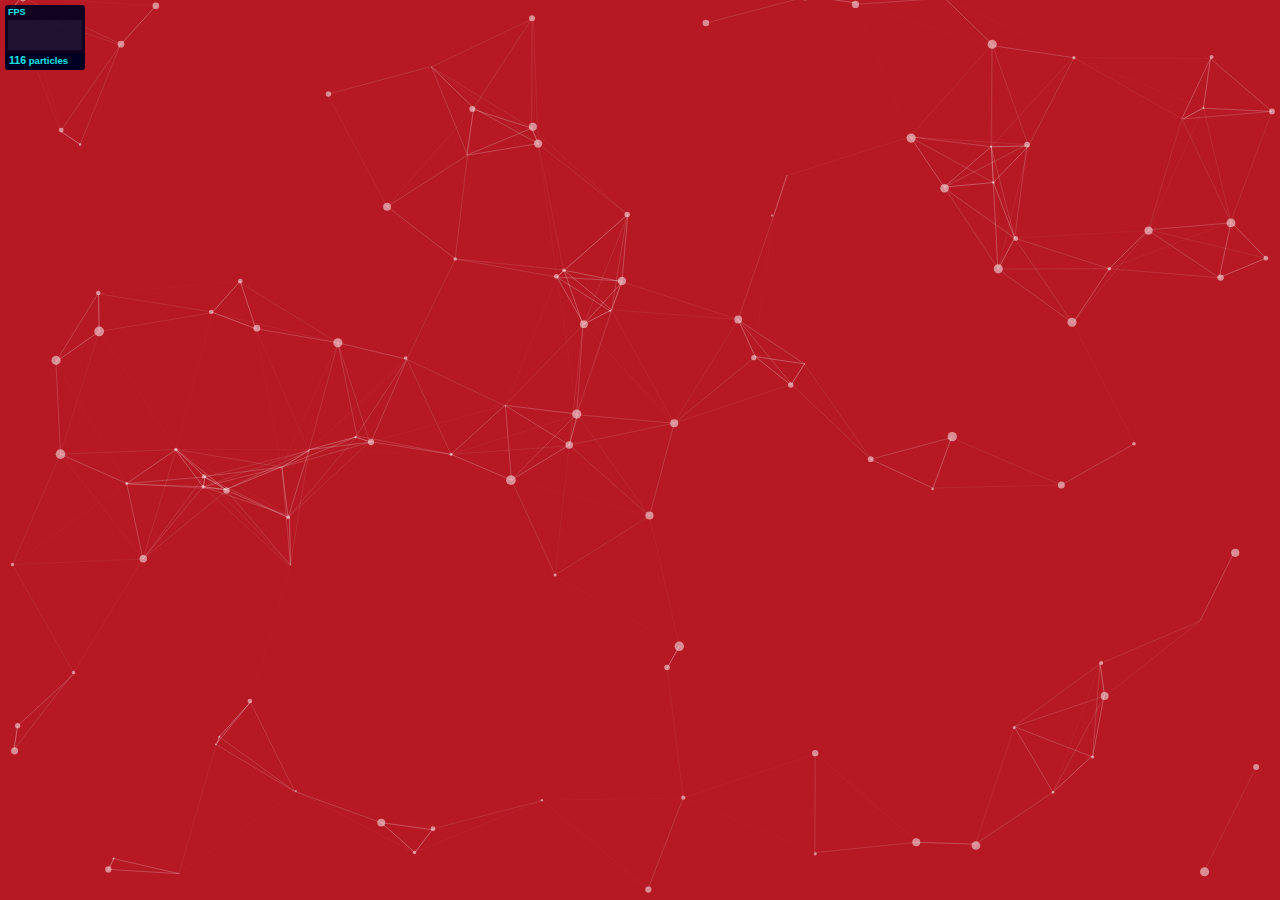
<file: extra/particles.js-master/particles.js-master/demo/index.html>
<!DOCTYPE html>
<html lang="en">
<head>
  <meta charset="utf-8">
  <title>particles.js</title>
  <meta name="description" content="particles.js is a lightweight JavaScript library for creating particles.">
  <meta name="author" content="Vincent Garreau" />
  <meta name="viewport" content="width=device-width, initial-scale=1.0, minimum-scale=1.0, maximum-scale=1.0, user-scalable=no">
  <link rel="stylesheet" media="screen" href="css/style.css">
</head>
<body>

<!-- count particles -->
<div class="count-particles">
  <span class="js-count-particles">--</span> particles
</div>

<!-- particles.js container -->
<div id="particles-js"></div>

<!-- scripts -->
<script src="../particles.js"></script>
<script src="js/app.js"></script>

<!-- stats.js -->
<script src="js/lib/stats.js"></script>
<script>
  var count_particles, stats, update;
  stats = new Stats;
  stats.setMode(0);
  stats.domElement.style.position = 'absolute';
  stats.domElement.style.left = '0px';
  stats.domElement.style.top = '0px';
  document.body.appendChild(stats.domElement);
  count_particles = document.querySelector('.js-count-particles');
  update = function() {
    stats.begin();
    stats.end();
    if (window.pJSDom[0].pJS.particles && window.pJSDom[0].pJS.particles.array) {
      count_particles.innerText = window.pJSDom[0].pJS.particles.array.length;
    }
    requestAnimationFrame(update);
  };
  requestAnimationFrame(update);
</script>

</body>
</html>
</file>
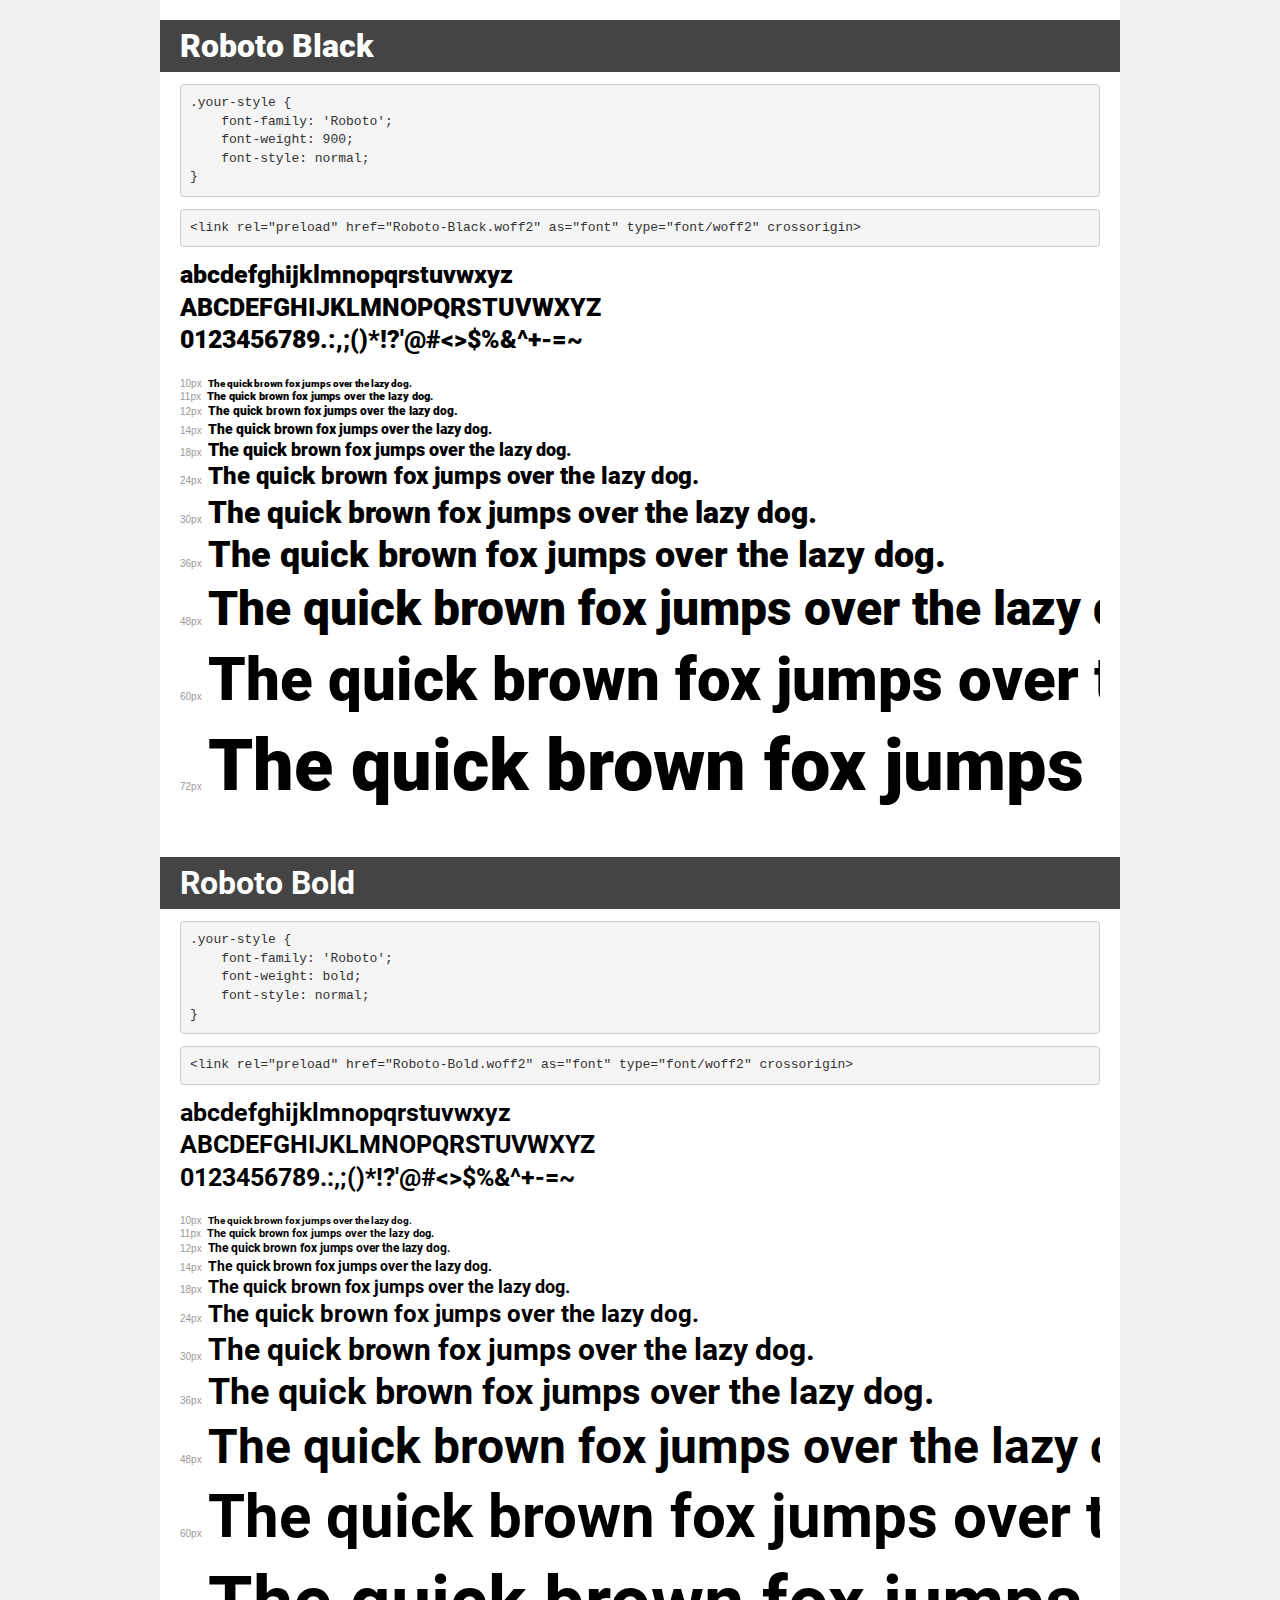
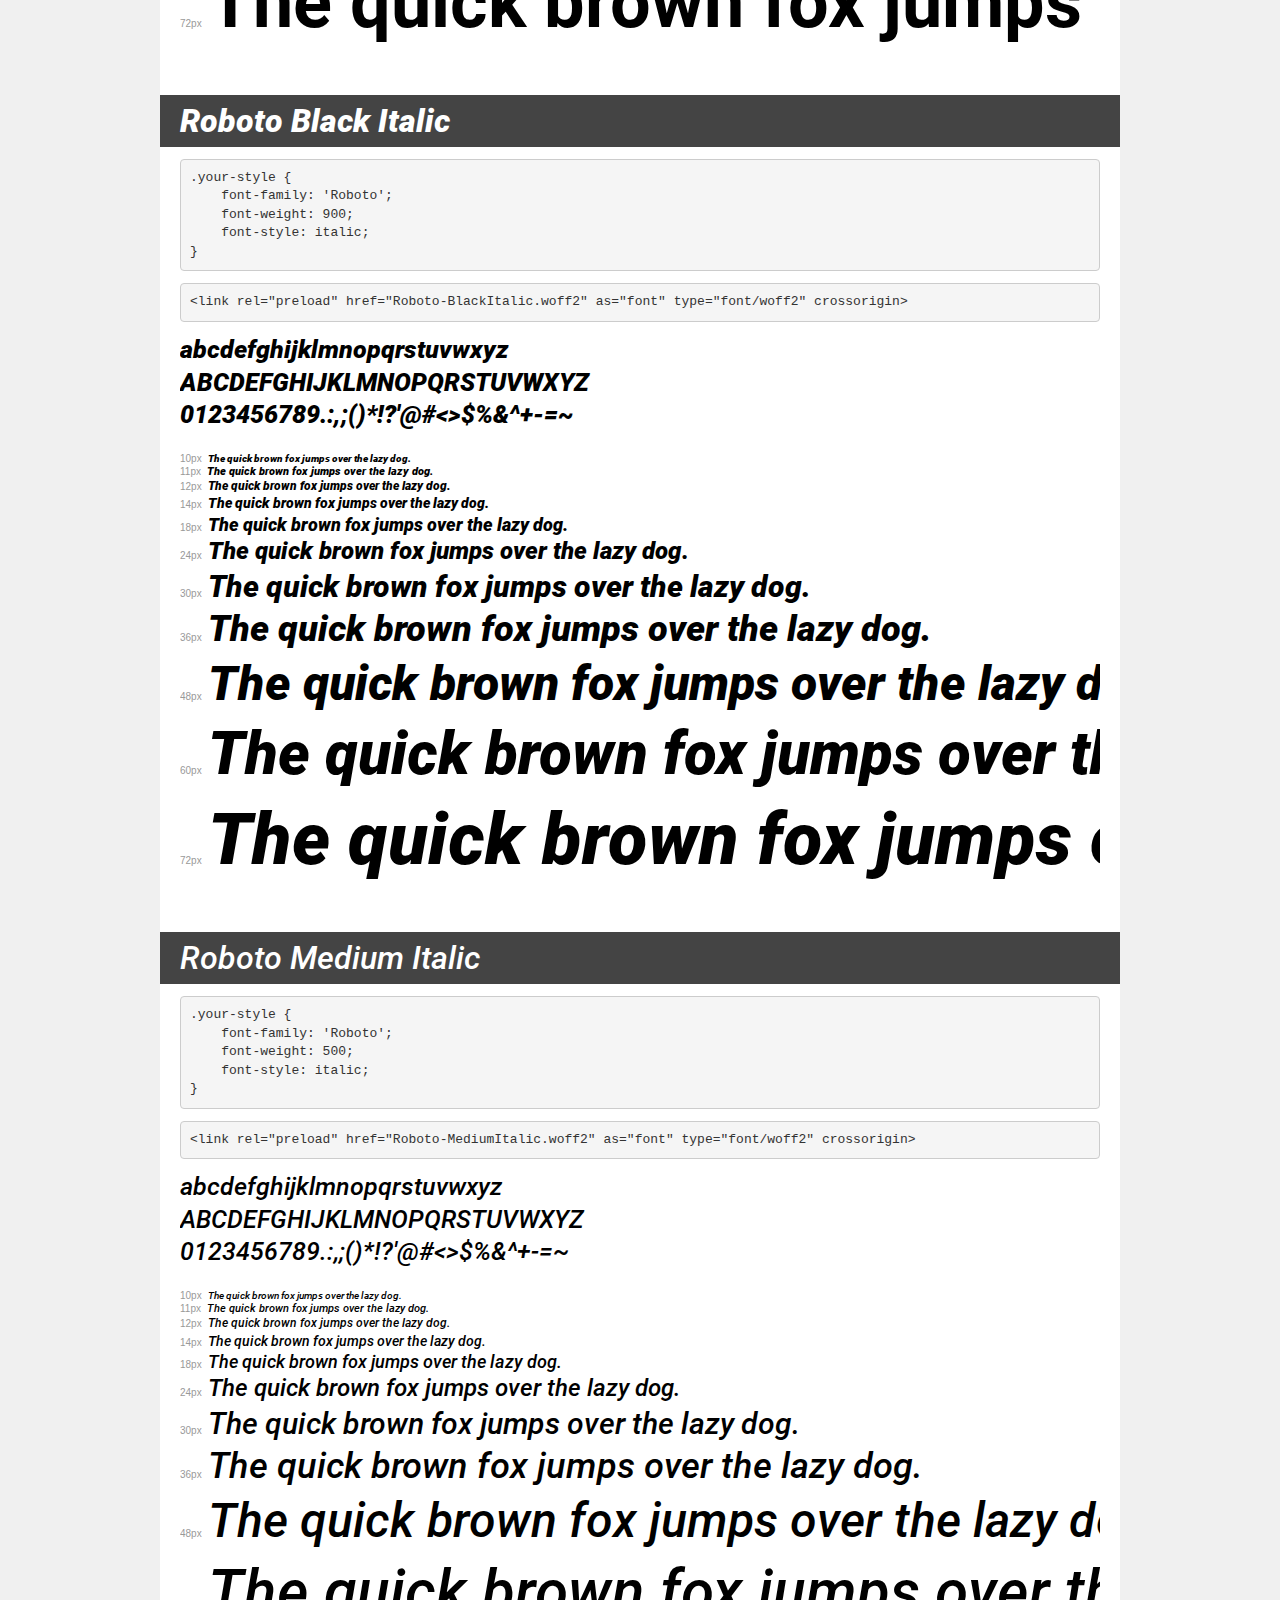
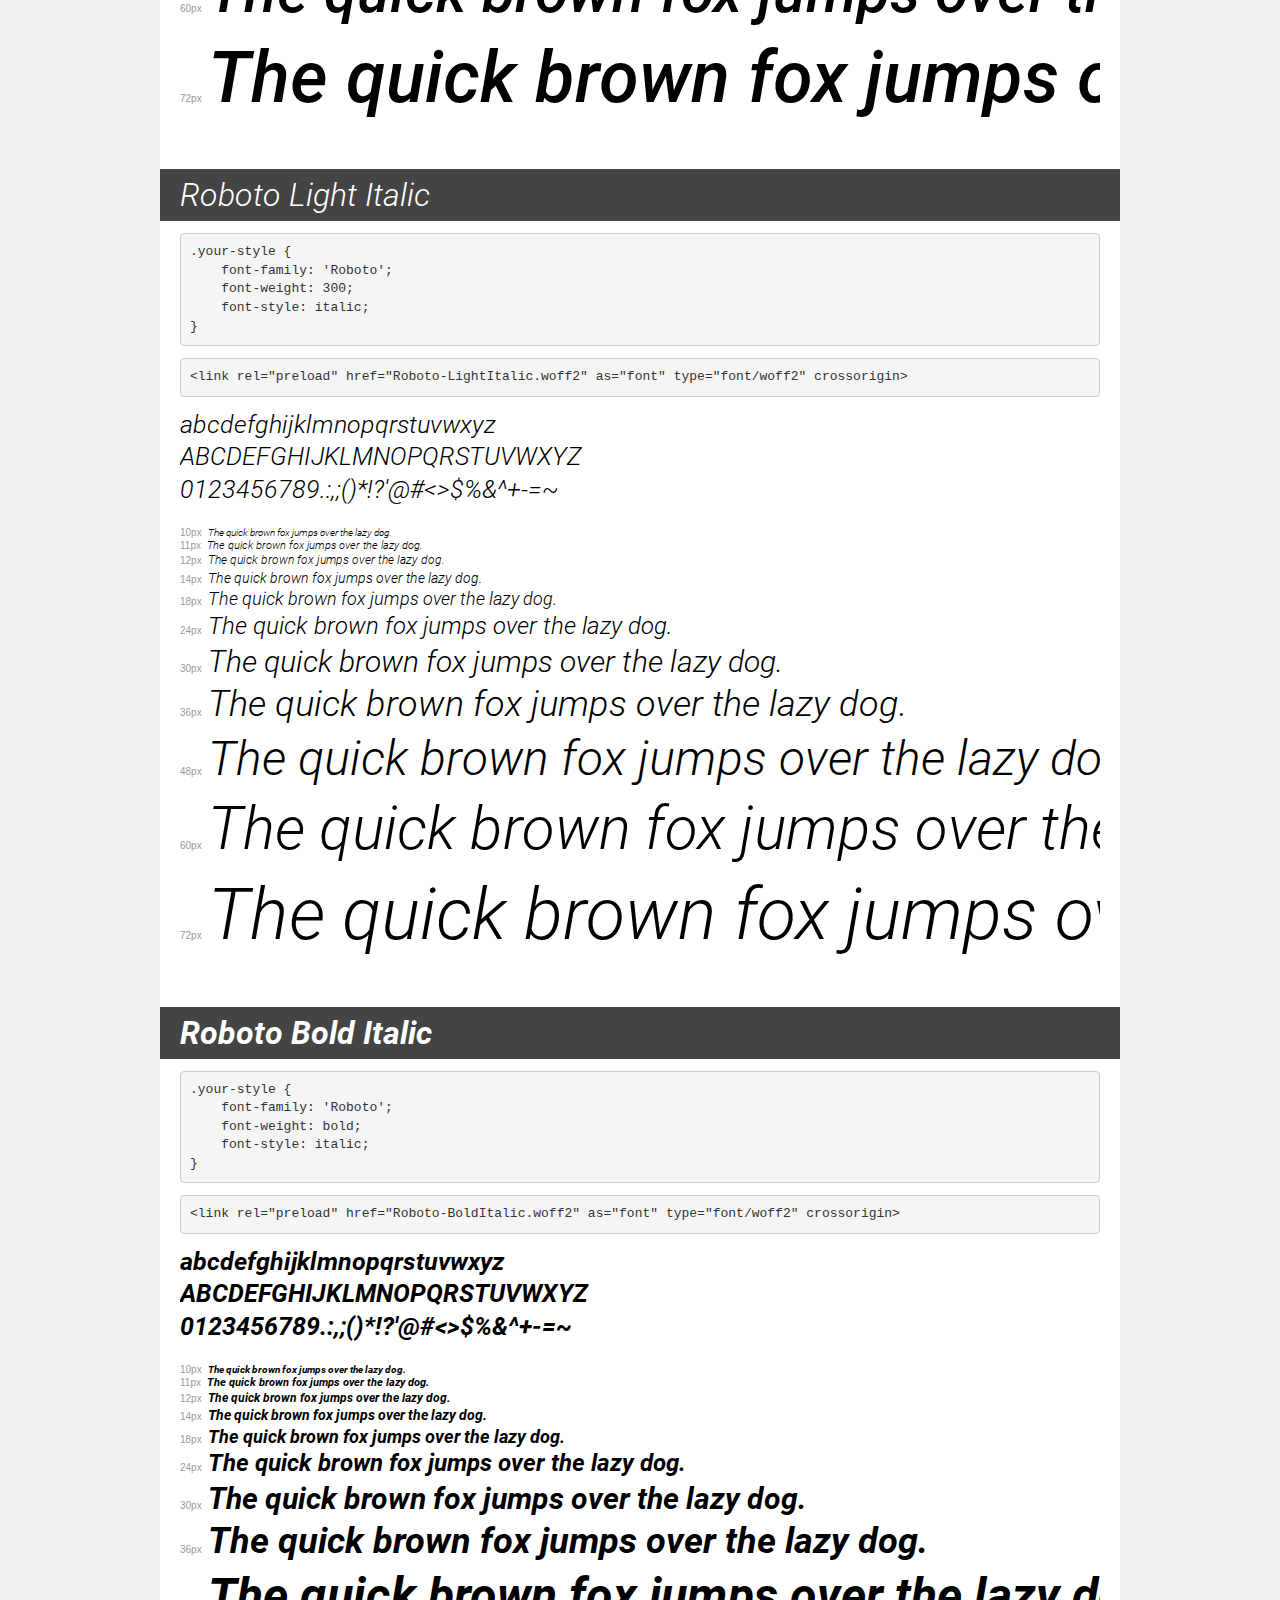
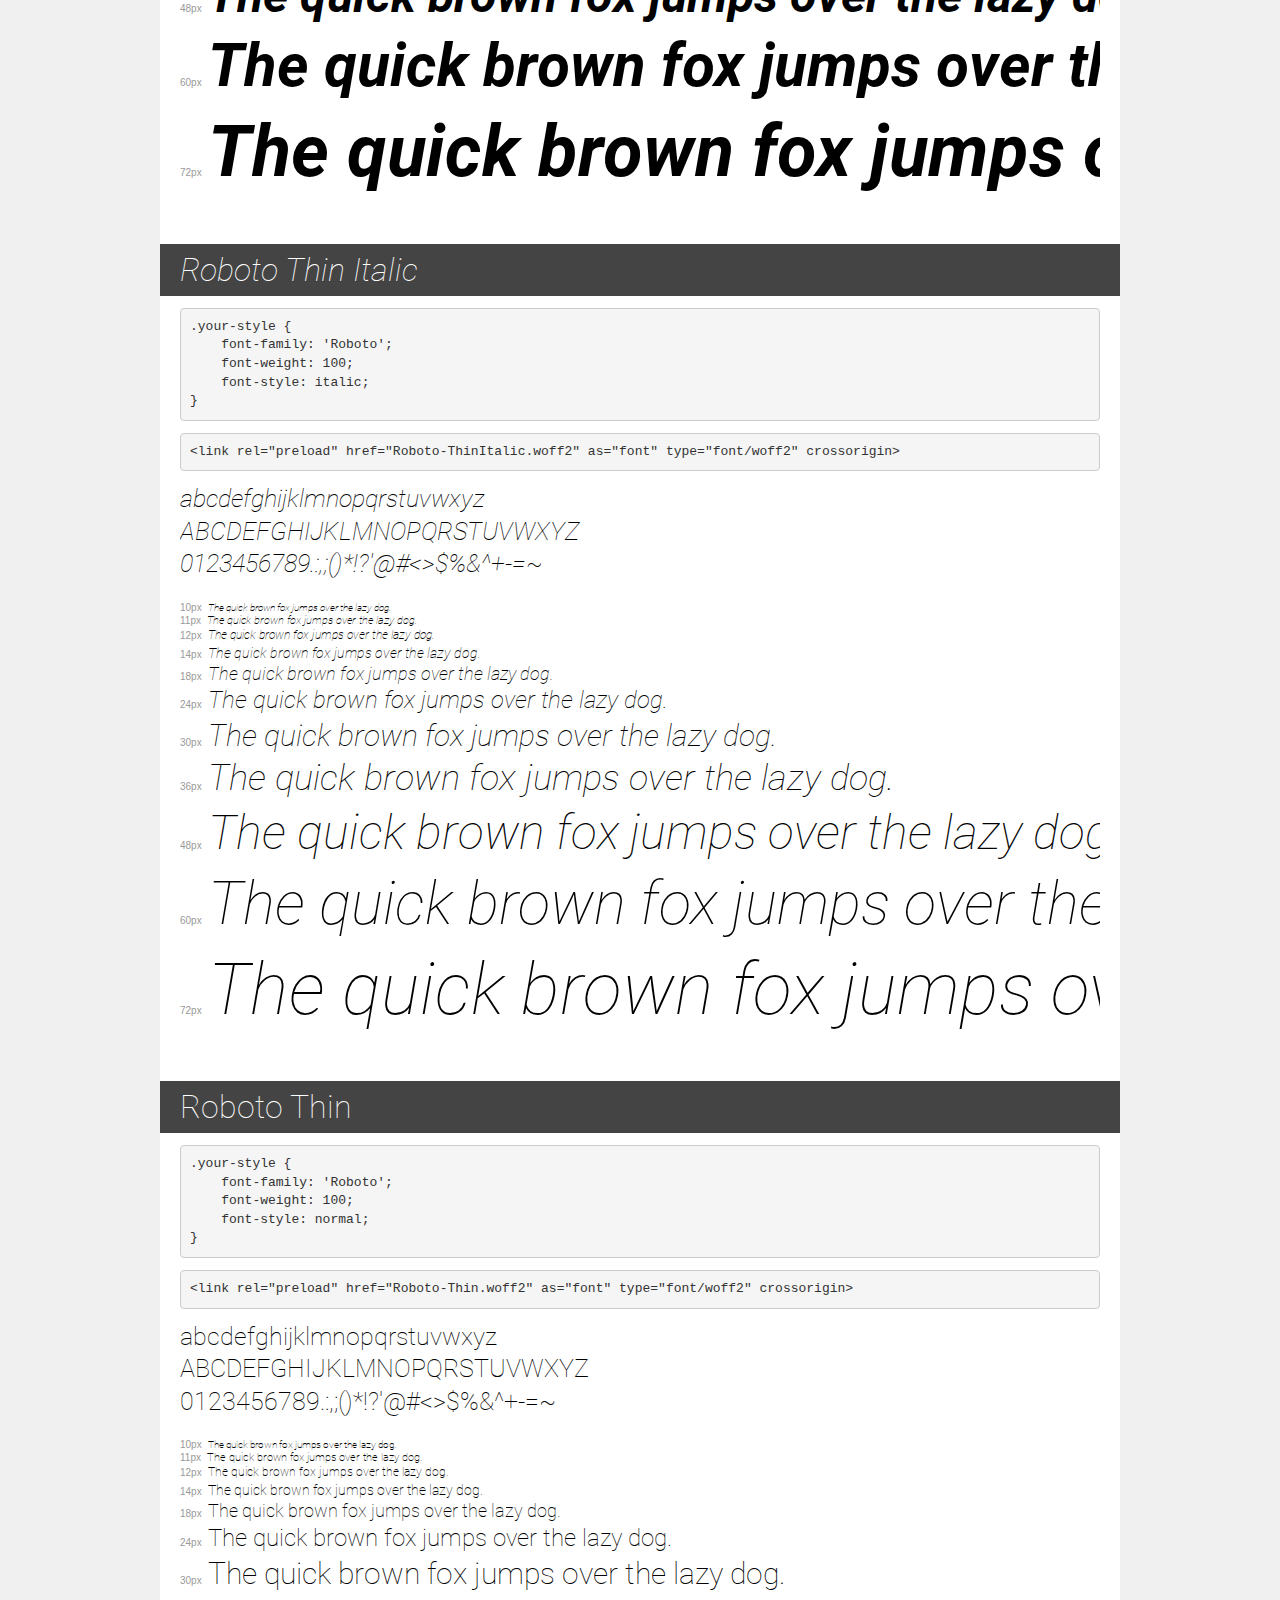
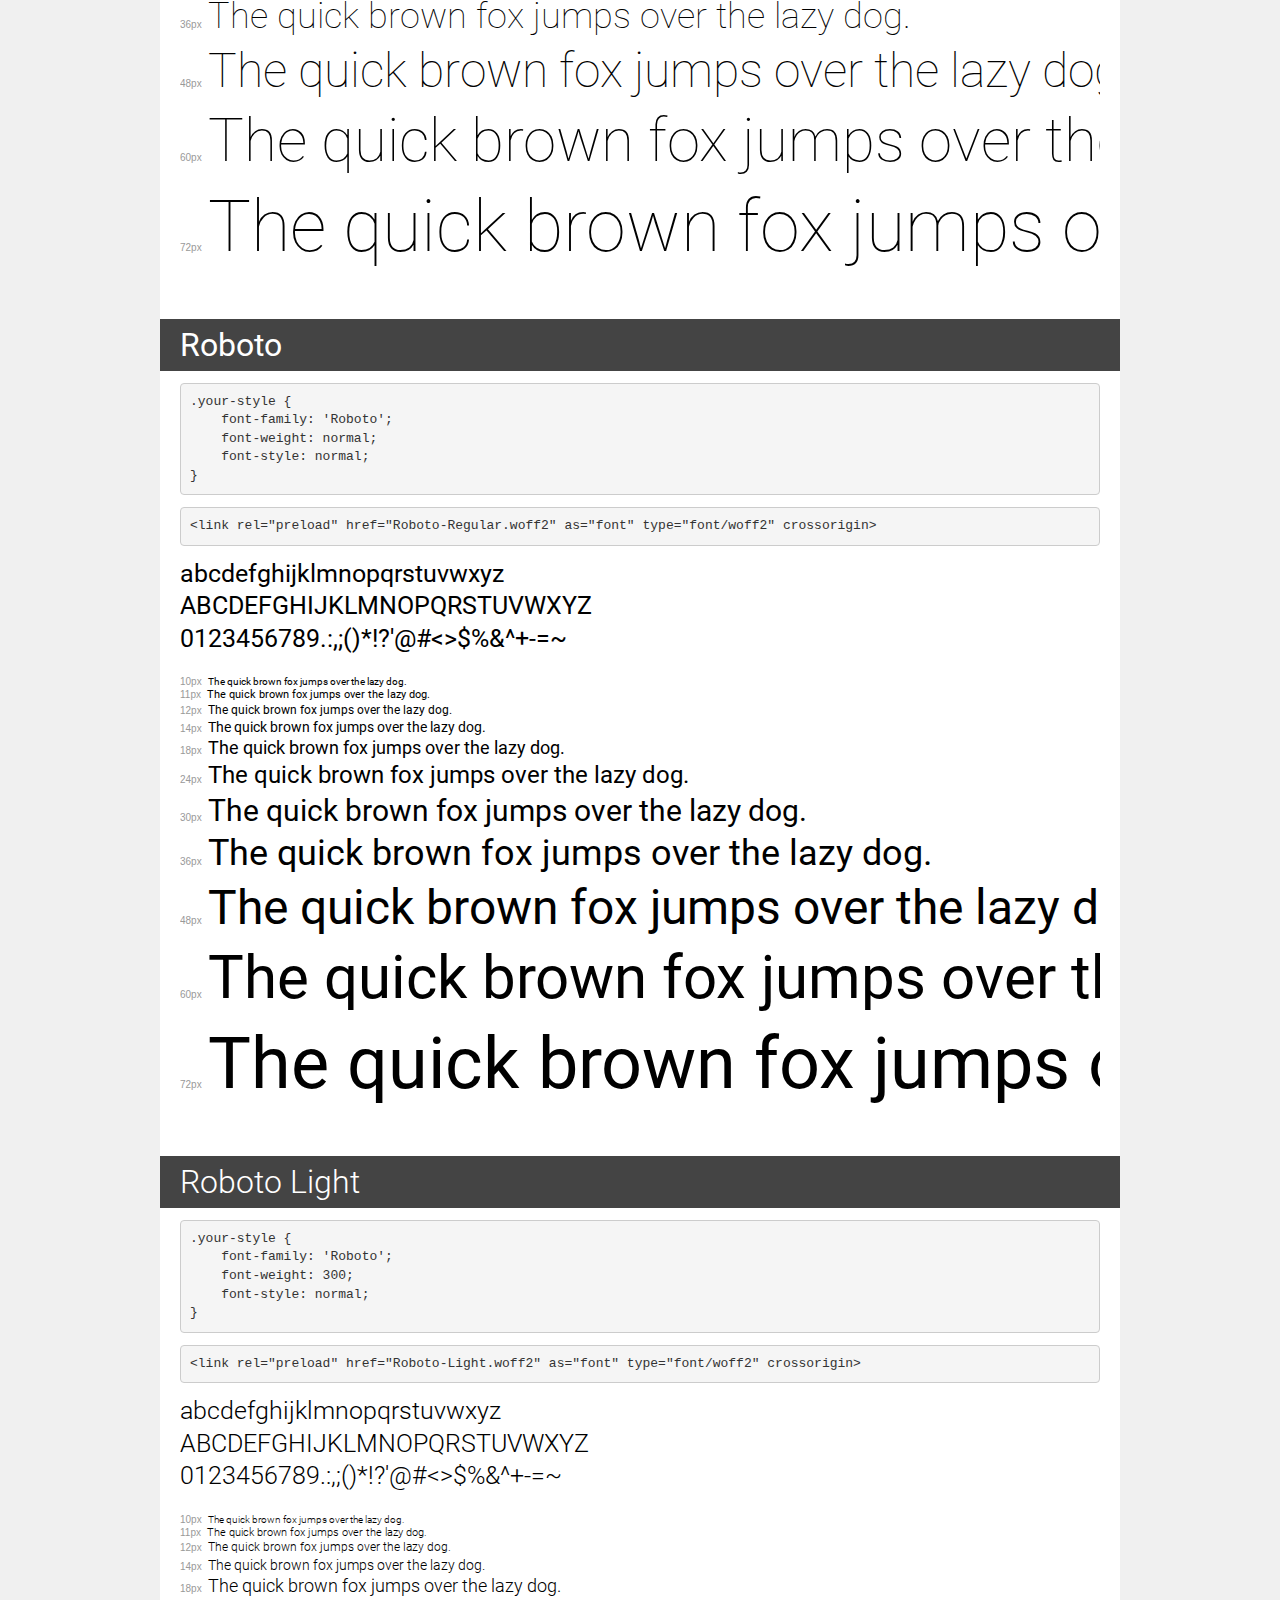
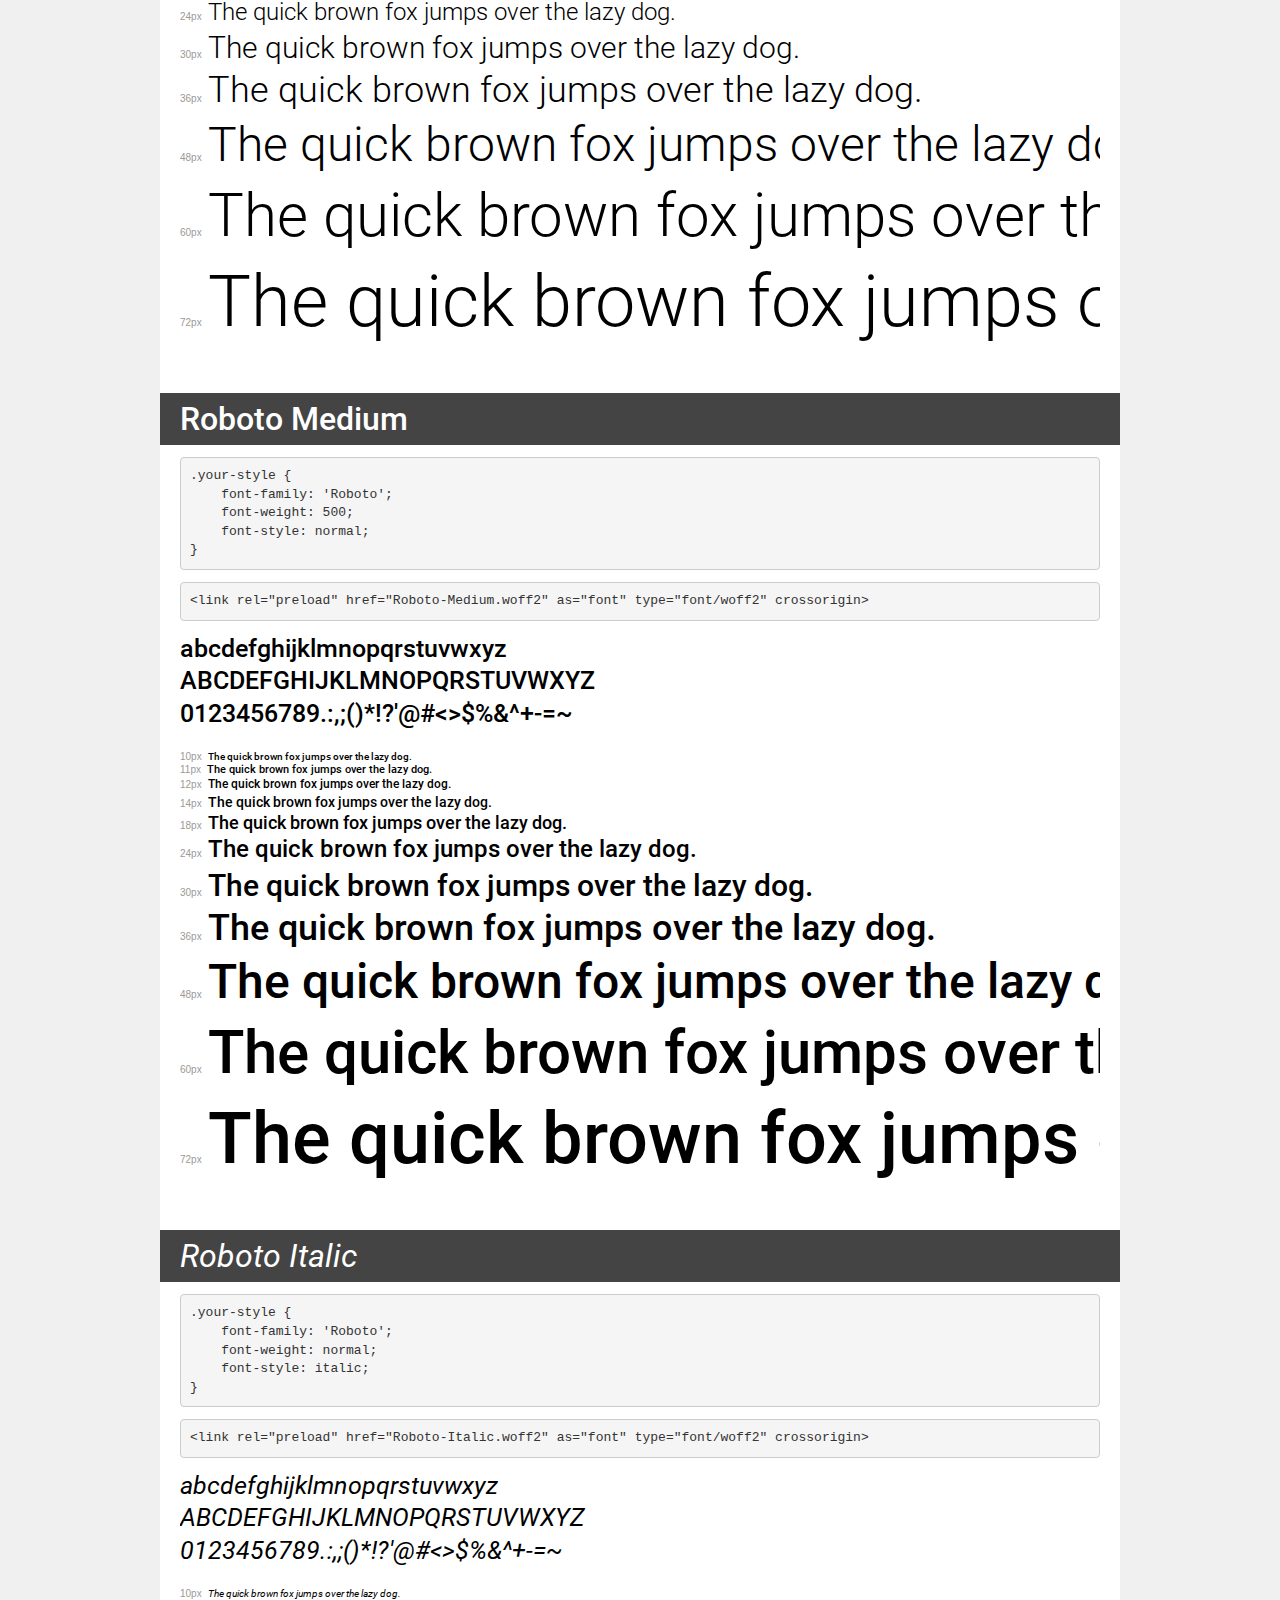
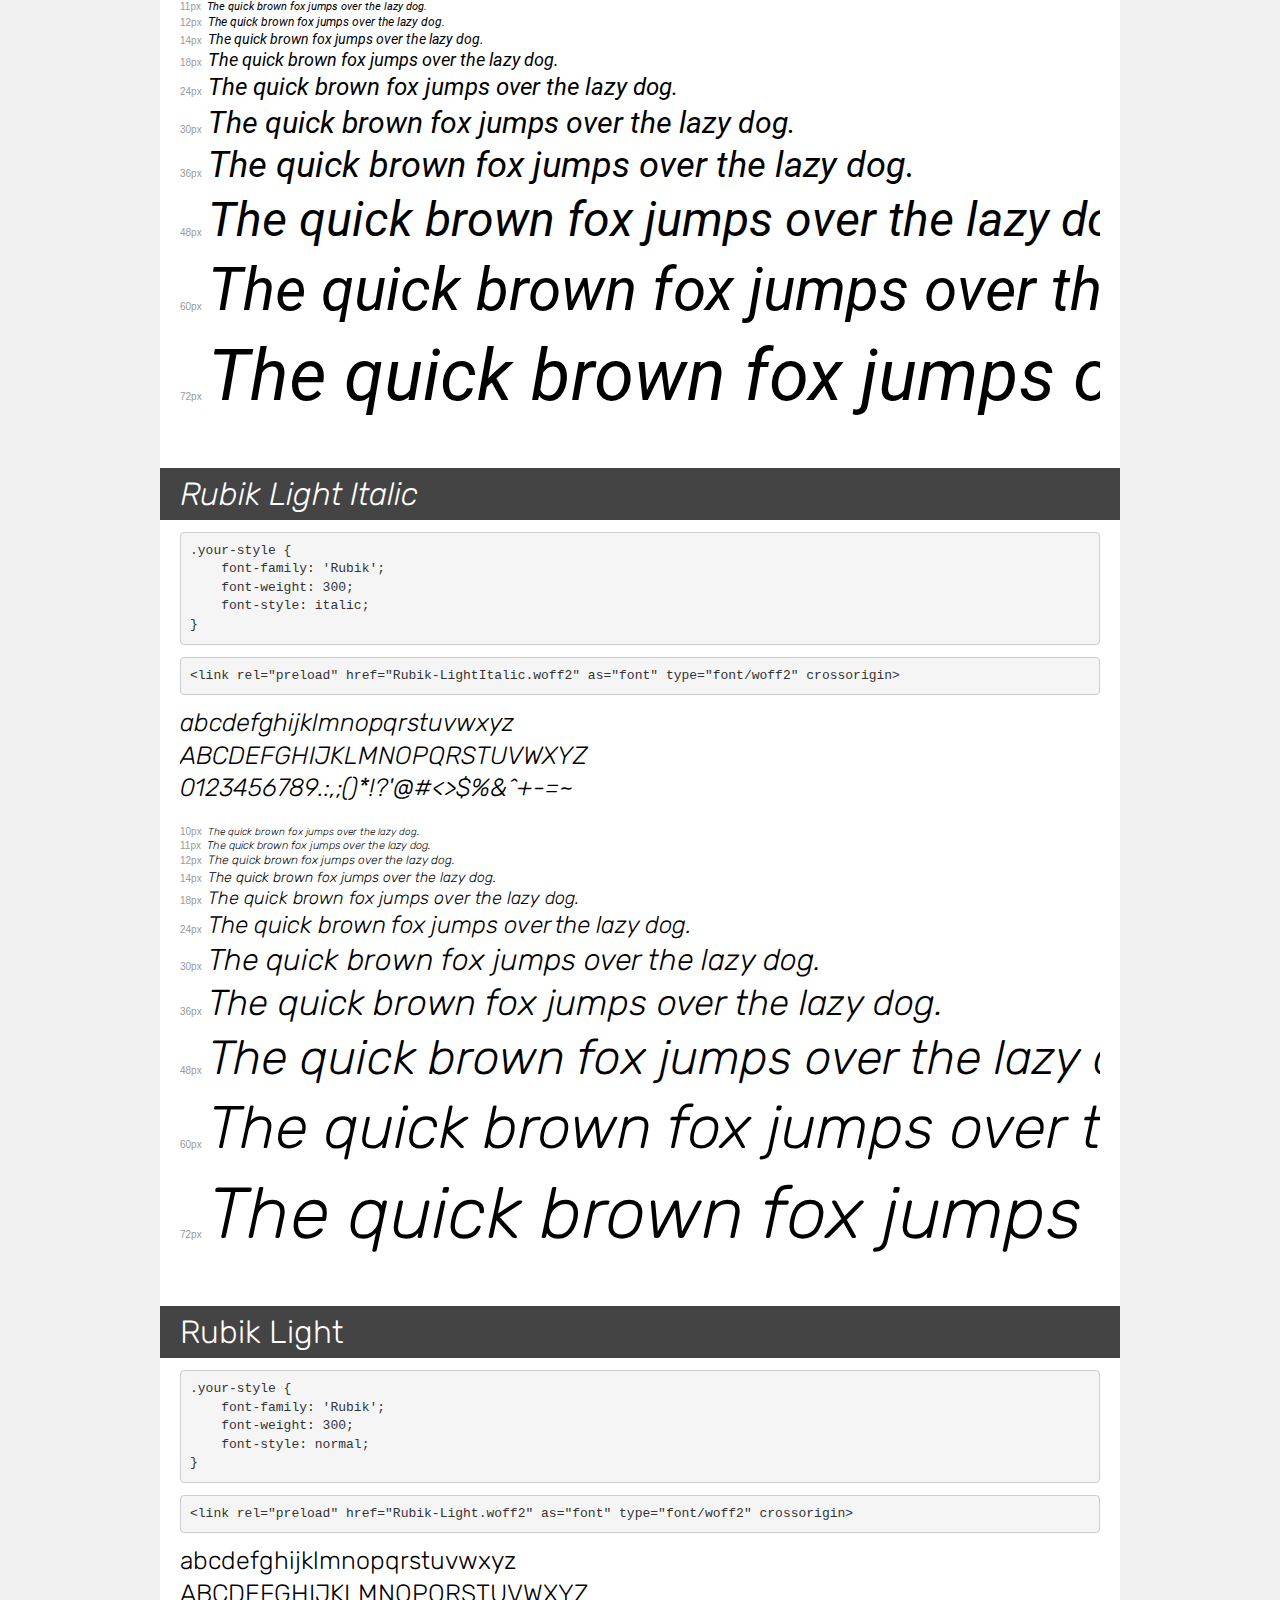
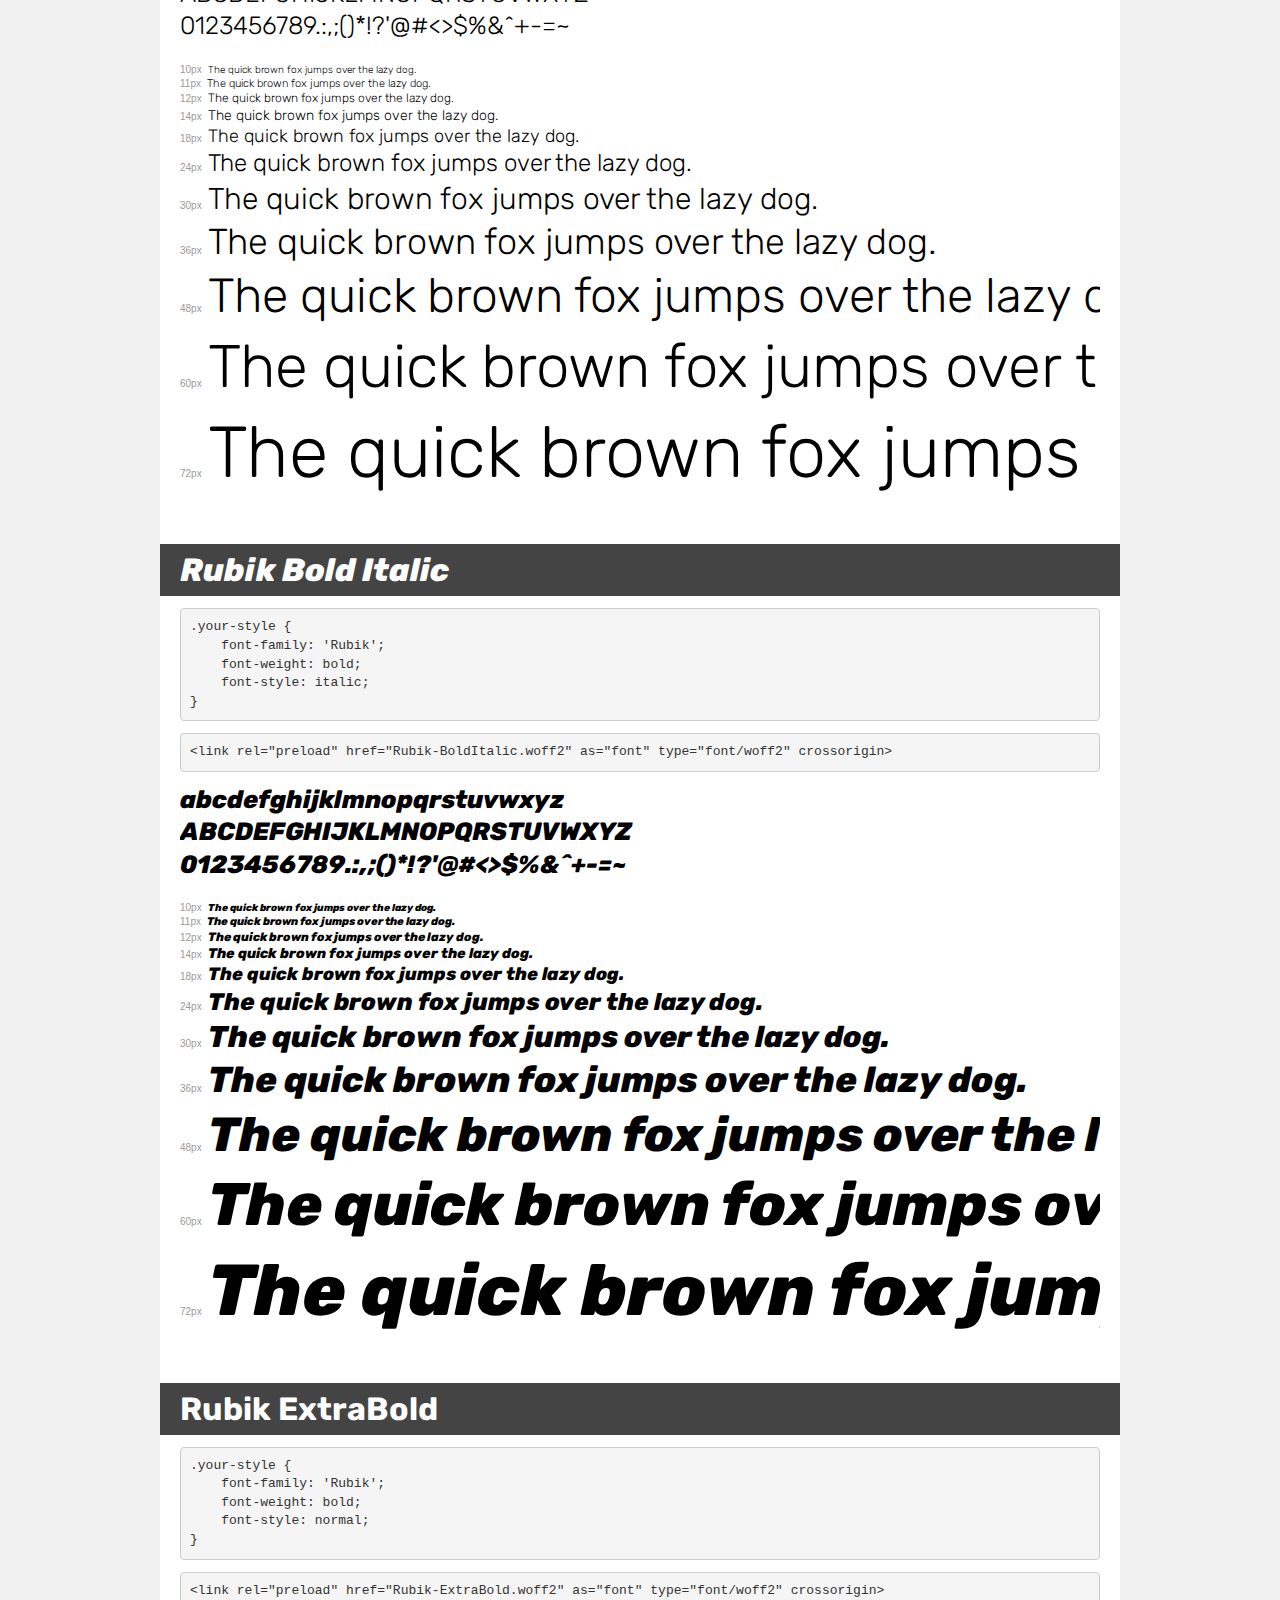
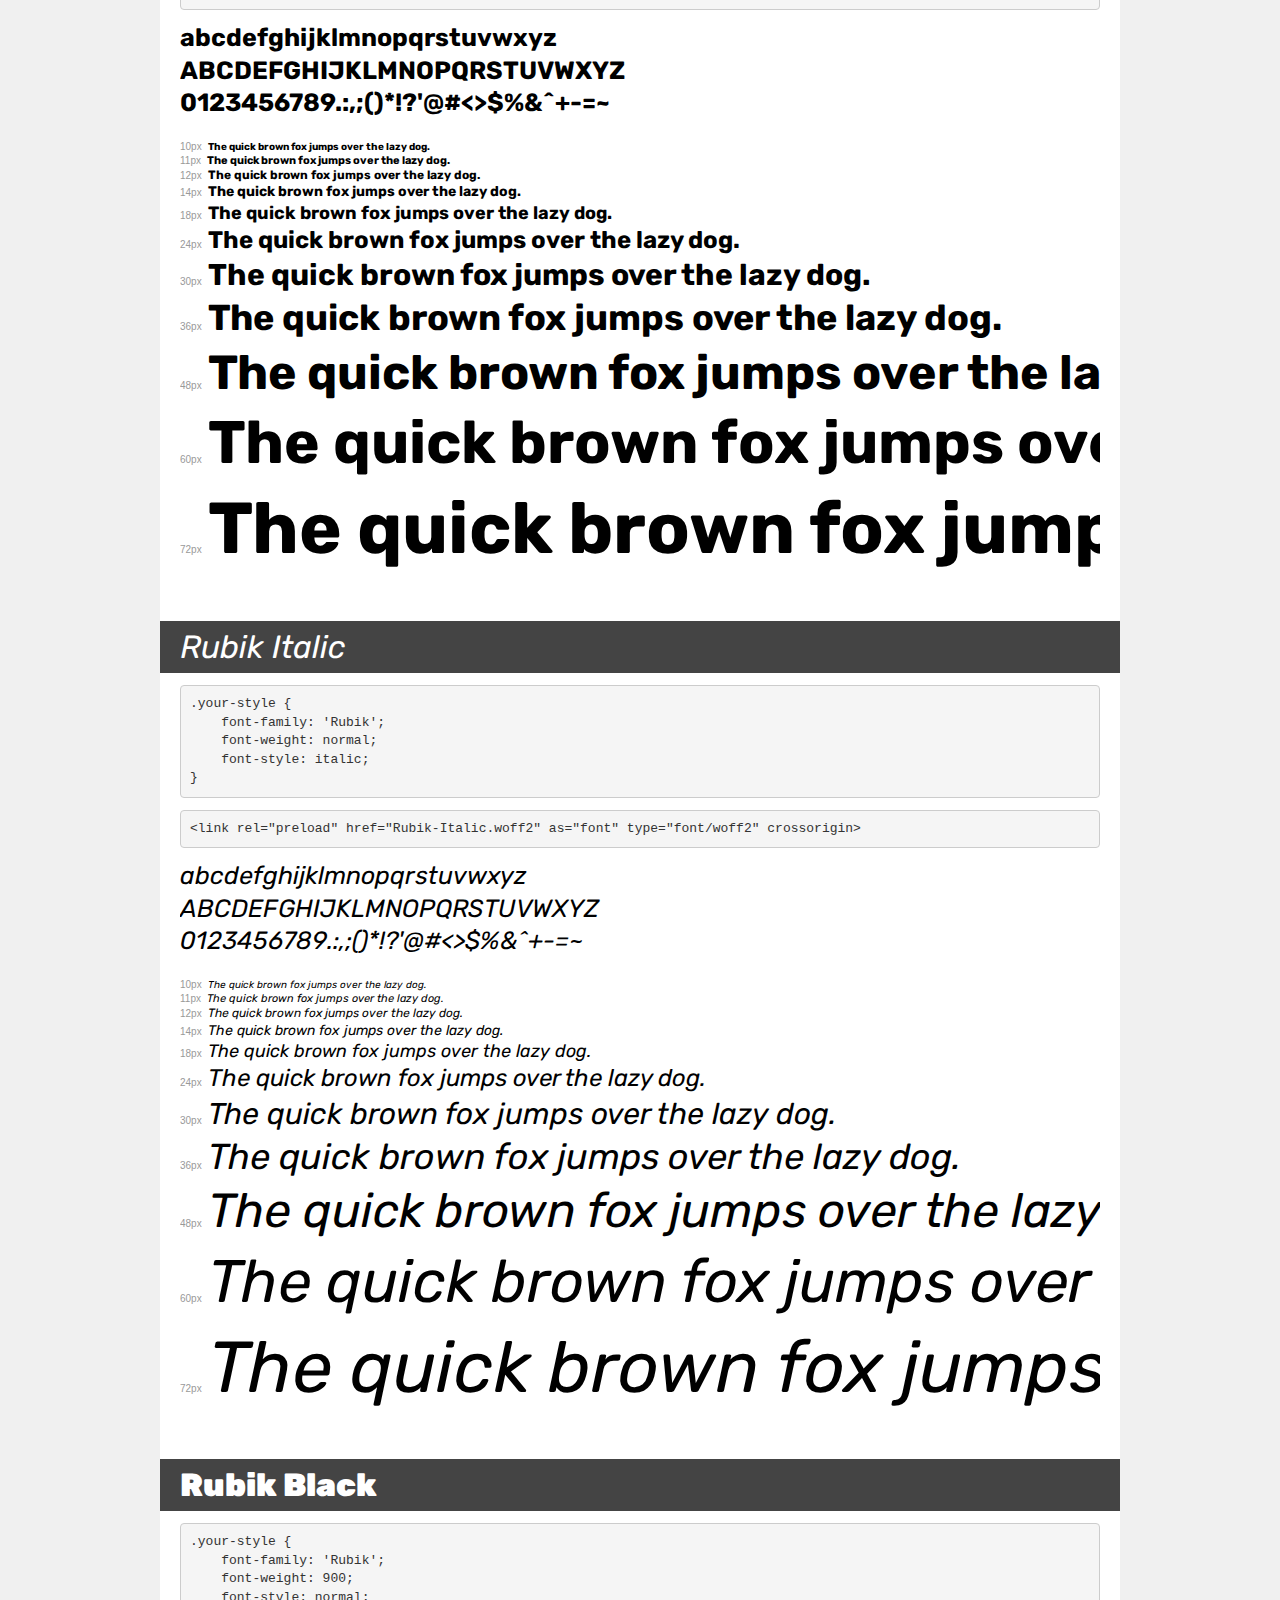
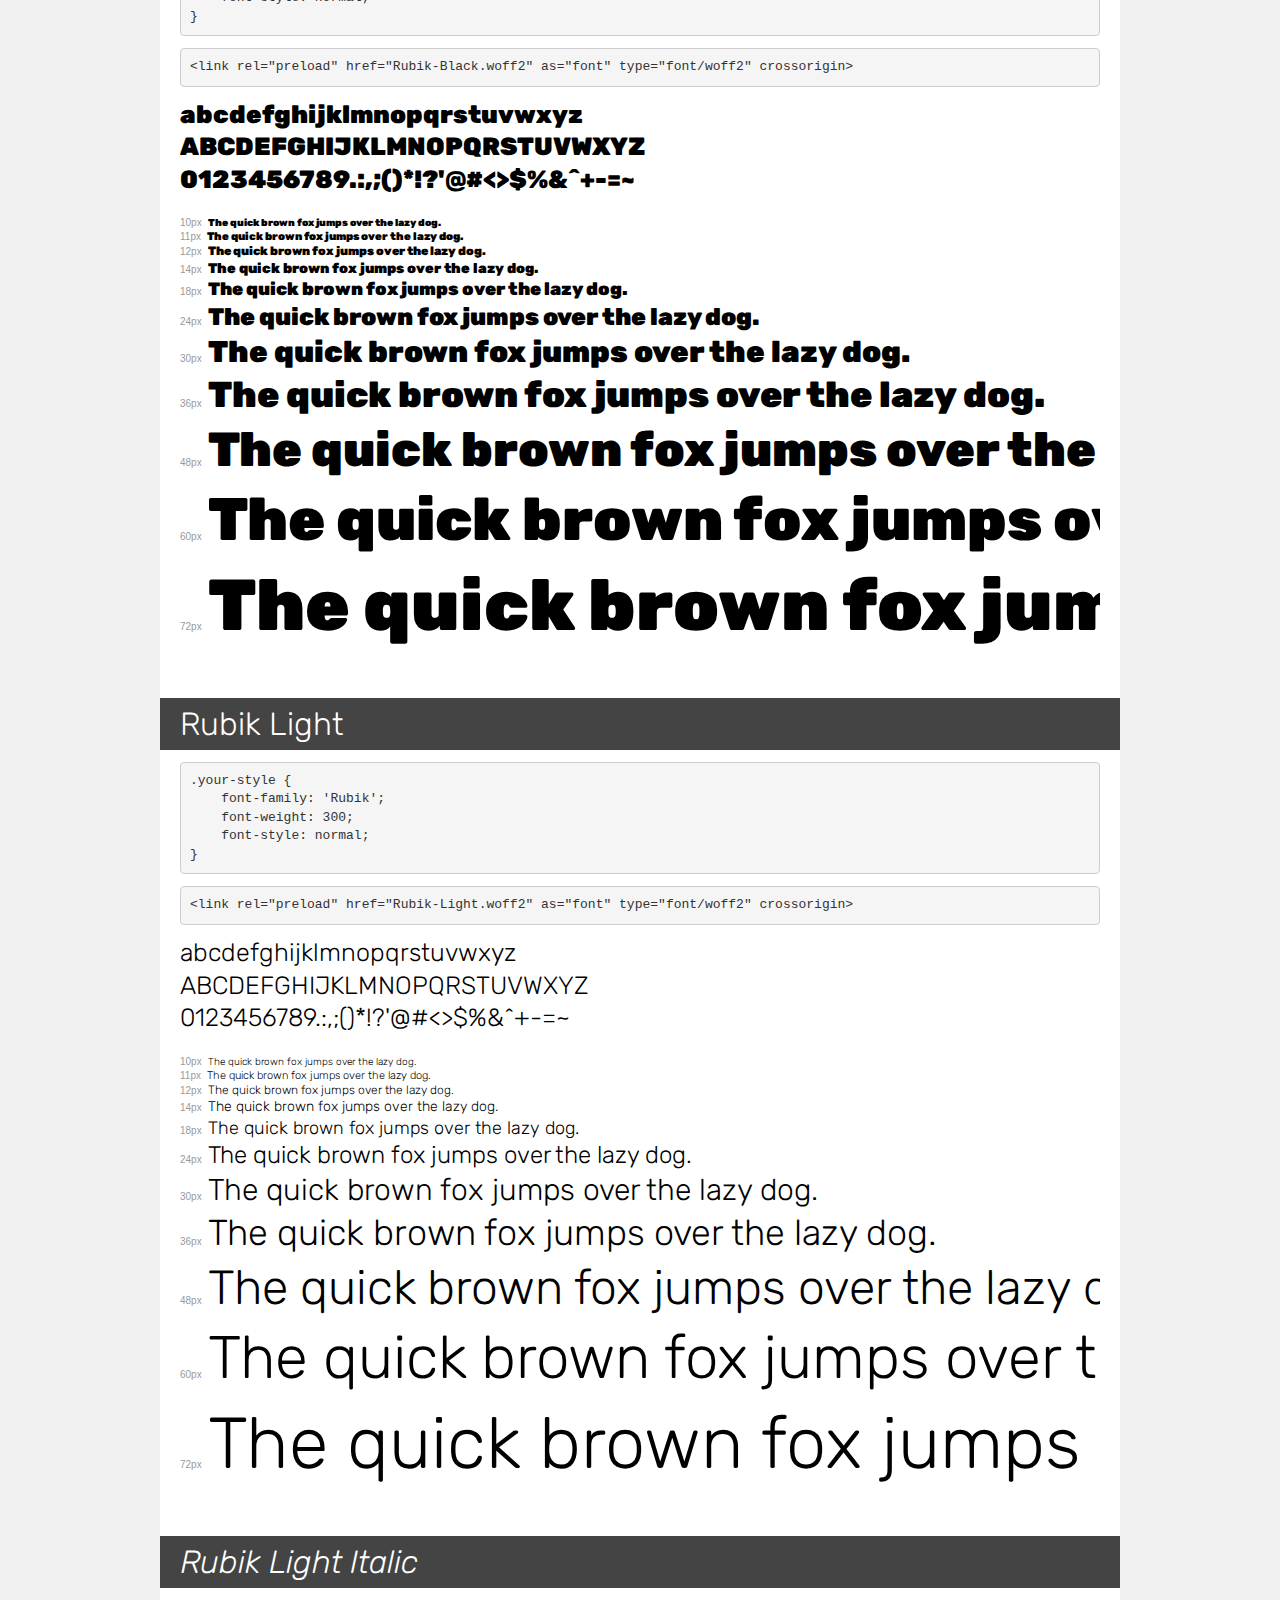
<file: font/transfonter.org-20221007-040610/demo.html>
<!DOCTYPE html>
<html lang="en">
<head>
    <meta charset="utf-8">
    <meta http-equiv="X-UA-Compatible" content="IE=edge">
    <meta name="viewport" content="width=device-width, initial-scale=1">
    <meta name="robots" content="noindex, noarchive">
    <meta name="format-detection" content="telephone=no">
    <title>Transfonter demo</title>
    <link href="stylesheet.css" rel="stylesheet">
    <style>
        /*
        http://meyerweb.com/eric/tools/css/reset/
        v2.0 | 20110126
        License: none (public domain)
        */
        html, body, div, span, applet, object, iframe,
        h1, h2, h3, h4, h5, h6, p, blockquote, pre,
        a, abbr, acronym, address, big, cite, code,
        del, dfn, em, img, ins, kbd, q, s, samp,
        small, strike, strong, sub, sup, tt, var,
        b, u, i, center,
        dl, dt, dd, ol, ul, li,
        fieldset, form, label, legend,
        table, caption, tbody, tfoot, thead, tr, th, td,
        article, aside, canvas, details, embed,
        figure, figcaption, footer, header, hgroup,
        menu, nav, output, ruby, section, summary,
        time, mark, audio, video {
            margin: 0;
            padding: 0;
            border: 0;
            font-size: 100%;
            font: inherit;
            vertical-align: baseline;
        }
        /* HTML5 display-role reset for older browsers */
        article, aside, details, figcaption, figure,
        footer, header, hgroup, menu, nav, section {
            display: block;
        }
        body {
            line-height: 1;
        }
        ol, ul {
            list-style: none;
        }
        blockquote, q {
            quotes: none;
        }
        blockquote:before, blockquote:after,
        q:before, q:after {
            content: '';
            content: none;
        }
        table {
            border-collapse: collapse;
            border-spacing: 0;
        }
        /* demo styles */
        body {
            background: #f0f0f0;
            color: #000;
        }
        .page {
            background: #fff;
            width: 920px;
            margin: 0 auto;
            padding: 20px 20px 0 20px;
            overflow: hidden;
        }
        .font-container {
            overflow-x: auto;
            overflow-y: hidden;
            margin-bottom: 40px;
            line-height: 1.3;
            white-space: nowrap;
            padding-bottom: 5px;
        }
        h1 {
            position: relative;
            background: #444;
            font-size: 32px;
            color: #fff;
            padding: 10px 20px;
            margin: 0 -20px 12px -20px;
        }
        .letters {
            font-size: 25px;
            margin-bottom: 20px;
        }
        .s10:before {
            content: '10px';
        }
        .s11:before {
            content: '11px';
        }
        .s12:before {
            content: '12px';
        }
        .s14:before {
            content: '14px';
        }
        .s18:before {
            content: '18px';
        }
        .s24:before {
            content: '24px';
        }
        .s30:before {
            content: '30px';
        }
        .s36:before {
            content: '36px';
        }
        .s48:before {
            content: '48px';
        }
        .s60:before {
            content: '60px';
        }
        .s72:before {
            content: '72px';
        }
        .s10:before, .s11:before, .s12:before, .s14:before,
        .s18:before, .s24:before, .s30:before, .s36:before,
        .s48:before, .s60:before, .s72:before {
            font-family: Arial, sans-serif;
            font-size: 10px;
            font-weight: normal;
            font-style: normal;
            color: #999;
            padding-right: 6px;
        }
        pre {
            display: block;
            padding: 9px;
            margin: 0 0 12px;
            font-family: Monaco, Menlo, Consolas, "Courier New", monospace;
            font-size: 13px;
            line-height: 1.428571429;
            color: #333;
            font-weight: normal;
            font-style: normal;
            background-color: #f5f5f5;
            border: 1px solid #ccc;
            overflow-x: auto;
            border-radius: 4px;
        }
        /* responsive */
        @media (max-width: 959px) {
            .page {
                width: auto;
                margin: 0;
            }
        }
    </style>
</head>
<body>
<div class="page">
    <div class="demo">
        <h1 style="font-family: 'Roboto'; font-weight: 900; font-style: normal;">Roboto Black</h1>
        <pre title="Usage">.your-style {
    font-family: 'Roboto';
    font-weight: 900;
    font-style: normal;
}</pre>
        <pre title="Preload (optional)">
&lt;link rel=&quot;preload&quot; href=&quot;Roboto-Black.woff2&quot; as=&quot;font&quot; type=&quot;font/woff2&quot; crossorigin&gt;</pre>
        <div class="font-container" style="font-family: 'Roboto'; font-weight: 900; font-style: normal;">
            <p class="letters">
                abcdefghijklmnopqrstuvwxyz<br>
ABCDEFGHIJKLMNOPQRSTUVWXYZ<br>
                0123456789.:,;()*!?'@#&lt;&gt;$%&^+-=~
            </p>
            <p class="s10" style="font-size: 10px;">The quick brown fox jumps over the lazy dog.</p>
            <p class="s11" style="font-size: 11px;">The quick brown fox jumps over the lazy dog.</p>
            <p class="s12" style="font-size: 12px;">The quick brown fox jumps over the lazy dog.</p>
            <p class="s14" style="font-size: 14px;">The quick brown fox jumps over the lazy dog.</p>
            <p class="s18" style="font-size: 18px;">The quick brown fox jumps over the lazy dog.</p>
            <p class="s24" style="font-size: 24px;">The quick brown fox jumps over the lazy dog.</p>
            <p class="s30" style="font-size: 30px;">The quick brown fox jumps over the lazy dog.</p>
            <p class="s36" style="font-size: 36px;">The quick brown fox jumps over the lazy dog.</p>
            <p class="s48" style="font-size: 48px;">The quick brown fox jumps over the lazy dog.</p>
            <p class="s60" style="font-size: 60px;">The quick brown fox jumps over the lazy dog.</p>
            <p class="s72" style="font-size: 72px;">The quick brown fox jumps over the lazy dog.</p>
        </div>
    </div>

    <div class="demo">
        <h1 style="font-family: 'Roboto'; font-weight: bold; font-style: normal;">Roboto Bold</h1>
        <pre title="Usage">.your-style {
    font-family: 'Roboto';
    font-weight: bold;
    font-style: normal;
}</pre>
        <pre title="Preload (optional)">
&lt;link rel=&quot;preload&quot; href=&quot;Roboto-Bold.woff2&quot; as=&quot;font&quot; type=&quot;font/woff2&quot; crossorigin&gt;</pre>
        <div class="font-container" style="font-family: 'Roboto'; font-weight: bold; font-style: normal;">
            <p class="letters">
                abcdefghijklmnopqrstuvwxyz<br>
ABCDEFGHIJKLMNOPQRSTUVWXYZ<br>
                0123456789.:,;()*!?'@#&lt;&gt;$%&^+-=~
            </p>
            <p class="s10" style="font-size: 10px;">The quick brown fox jumps over the lazy dog.</p>
            <p class="s11" style="font-size: 11px;">The quick brown fox jumps over the lazy dog.</p>
            <p class="s12" style="font-size: 12px;">The quick brown fox jumps over the lazy dog.</p>
            <p class="s14" style="font-size: 14px;">The quick brown fox jumps over the lazy dog.</p>
            <p class="s18" style="font-size: 18px;">The quick brown fox jumps over the lazy dog.</p>
            <p class="s24" style="font-size: 24px;">The quick brown fox jumps over the lazy dog.</p>
            <p class="s30" style="font-size: 30px;">The quick brown fox jumps over the lazy dog.</p>
            <p class="s36" style="font-size: 36px;">The quick brown fox jumps over the lazy dog.</p>
            <p class="s48" style="font-size: 48px;">The quick brown fox jumps over the lazy dog.</p>
            <p class="s60" style="font-size: 60px;">The quick brown fox jumps over the lazy dog.</p>
            <p class="s72" style="font-size: 72px;">The quick brown fox jumps over the lazy dog.</p>
        </div>
    </div>

    <div class="demo">
        <h1 style="font-family: 'Roboto'; font-weight: 900; font-style: italic;">Roboto Black Italic</h1>
        <pre title="Usage">.your-style {
    font-family: 'Roboto';
    font-weight: 900;
    font-style: italic;
}</pre>
        <pre title="Preload (optional)">
&lt;link rel=&quot;preload&quot; href=&quot;Roboto-BlackItalic.woff2&quot; as=&quot;font&quot; type=&quot;font/woff2&quot; crossorigin&gt;</pre>
        <div class="font-container" style="font-family: 'Roboto'; font-weight: 900; font-style: italic;">
            <p class="letters">
                abcdefghijklmnopqrstuvwxyz<br>
ABCDEFGHIJKLMNOPQRSTUVWXYZ<br>
                0123456789.:,;()*!?'@#&lt;&gt;$%&^+-=~
            </p>
            <p class="s10" style="font-size: 10px;">The quick brown fox jumps over the lazy dog.</p>
            <p class="s11" style="font-size: 11px;">The quick brown fox jumps over the lazy dog.</p>
            <p class="s12" style="font-size: 12px;">The quick brown fox jumps over the lazy dog.</p>
            <p class="s14" style="font-size: 14px;">The quick brown fox jumps over the lazy dog.</p>
            <p class="s18" style="font-size: 18px;">The quick brown fox jumps over the lazy dog.</p>
            <p class="s24" style="font-size: 24px;">The quick brown fox jumps over the lazy dog.</p>
            <p class="s30" style="font-size: 30px;">The quick brown fox jumps over the lazy dog.</p>
            <p class="s36" style="font-size: 36px;">The quick brown fox jumps over the lazy dog.</p>
            <p class="s48" style="font-size: 48px;">The quick brown fox jumps over the lazy dog.</p>
            <p class="s60" style="font-size: 60px;">The quick brown fox jumps over the lazy dog.</p>
            <p class="s72" style="font-size: 72px;">The quick brown fox jumps over the lazy dog.</p>
        </div>
    </div>

    <div class="demo">
        <h1 style="font-family: 'Roboto'; font-weight: 500; font-style: italic;">Roboto Medium Italic</h1>
        <pre title="Usage">.your-style {
    font-family: 'Roboto';
    font-weight: 500;
    font-style: italic;
}</pre>
        <pre title="Preload (optional)">
&lt;link rel=&quot;preload&quot; href=&quot;Roboto-MediumItalic.woff2&quot; as=&quot;font&quot; type=&quot;font/woff2&quot; crossorigin&gt;</pre>
        <div class="font-container" style="font-family: 'Roboto'; font-weight: 500; font-style: italic;">
            <p class="letters">
                abcdefghijklmnopqrstuvwxyz<br>
ABCDEFGHIJKLMNOPQRSTUVWXYZ<br>
                0123456789.:,;()*!?'@#&lt;&gt;$%&^+-=~
            </p>
            <p class="s10" style="font-size: 10px;">The quick brown fox jumps over the lazy dog.</p>
            <p class="s11" style="font-size: 11px;">The quick brown fox jumps over the lazy dog.</p>
            <p class="s12" style="font-size: 12px;">The quick brown fox jumps over the lazy dog.</p>
            <p class="s14" style="font-size: 14px;">The quick brown fox jumps over the lazy dog.</p>
            <p class="s18" style="font-size: 18px;">The quick brown fox jumps over the lazy dog.</p>
            <p class="s24" style="font-size: 24px;">The quick brown fox jumps over the lazy dog.</p>
            <p class="s30" style="font-size: 30px;">The quick brown fox jumps over the lazy dog.</p>
            <p class="s36" style="font-size: 36px;">The quick brown fox jumps over the lazy dog.</p>
            <p class="s48" style="font-size: 48px;">The quick brown fox jumps over the lazy dog.</p>
            <p class="s60" style="font-size: 60px;">The quick brown fox jumps over the lazy dog.</p>
            <p class="s72" style="font-size: 72px;">The quick brown fox jumps over the lazy dog.</p>
        </div>
    </div>

    <div class="demo">
        <h1 style="font-family: 'Roboto'; font-weight: 300; font-style: italic;">Roboto Light Italic</h1>
        <pre title="Usage">.your-style {
    font-family: 'Roboto';
    font-weight: 300;
    font-style: italic;
}</pre>
        <pre title="Preload (optional)">
&lt;link rel=&quot;preload&quot; href=&quot;Roboto-LightItalic.woff2&quot; as=&quot;font&quot; type=&quot;font/woff2&quot; crossorigin&gt;</pre>
        <div class="font-container" style="font-family: 'Roboto'; font-weight: 300; font-style: italic;">
            <p class="letters">
                abcdefghijklmnopqrstuvwxyz<br>
ABCDEFGHIJKLMNOPQRSTUVWXYZ<br>
                0123456789.:,;()*!?'@#&lt;&gt;$%&^+-=~
            </p>
            <p class="s10" style="font-size: 10px;">The quick brown fox jumps over the lazy dog.</p>
            <p class="s11" style="font-size: 11px;">The quick brown fox jumps over the lazy dog.</p>
            <p class="s12" style="font-size: 12px;">The quick brown fox jumps over the lazy dog.</p>
            <p class="s14" style="font-size: 14px;">The quick brown fox jumps over the lazy dog.</p>
            <p class="s18" style="font-size: 18px;">The quick brown fox jumps over the lazy dog.</p>
            <p class="s24" style="font-size: 24px;">The quick brown fox jumps over the lazy dog.</p>
            <p class="s30" style="font-size: 30px;">The quick brown fox jumps over the lazy dog.</p>
            <p class="s36" style="font-size: 36px;">The quick brown fox jumps over the lazy dog.</p>
            <p class="s48" style="font-size: 48px;">The quick brown fox jumps over the lazy dog.</p>
            <p class="s60" style="font-size: 60px;">The quick brown fox jumps over the lazy dog.</p>
            <p class="s72" style="font-size: 72px;">The quick brown fox jumps over the lazy dog.</p>
        </div>
    </div>

    <div class="demo">
        <h1 style="font-family: 'Roboto'; font-weight: bold; font-style: italic;">Roboto Bold Italic</h1>
        <pre title="Usage">.your-style {
    font-family: 'Roboto';
    font-weight: bold;
    font-style: italic;
}</pre>
        <pre title="Preload (optional)">
&lt;link rel=&quot;preload&quot; href=&quot;Roboto-BoldItalic.woff2&quot; as=&quot;font&quot; type=&quot;font/woff2&quot; crossorigin&gt;</pre>
        <div class="font-container" style="font-family: 'Roboto'; font-weight: bold; font-style: italic;">
            <p class="letters">
                abcdefghijklmnopqrstuvwxyz<br>
ABCDEFGHIJKLMNOPQRSTUVWXYZ<br>
                0123456789.:,;()*!?'@#&lt;&gt;$%&^+-=~
            </p>
            <p class="s10" style="font-size: 10px;">The quick brown fox jumps over the lazy dog.</p>
            <p class="s11" style="font-size: 11px;">The quick brown fox jumps over the lazy dog.</p>
            <p class="s12" style="font-size: 12px;">The quick brown fox jumps over the lazy dog.</p>
            <p class="s14" style="font-size: 14px;">The quick brown fox jumps over the lazy dog.</p>
            <p class="s18" style="font-size: 18px;">The quick brown fox jumps over the lazy dog.</p>
            <p class="s24" style="font-size: 24px;">The quick brown fox jumps over the lazy dog.</p>
            <p class="s30" style="font-size: 30px;">The quick brown fox jumps over the lazy dog.</p>
            <p class="s36" style="font-size: 36px;">The quick brown fox jumps over the lazy dog.</p>
            <p class="s48" style="font-size: 48px;">The quick brown fox jumps over the lazy dog.</p>
            <p class="s60" style="font-size: 60px;">The quick brown fox jumps over the lazy dog.</p>
            <p class="s72" style="font-size: 72px;">The quick brown fox jumps over the lazy dog.</p>
        </div>
    </div>

    <div class="demo">
        <h1 style="font-family: 'Roboto'; font-weight: 100; font-style: italic;">Roboto Thin Italic</h1>
        <pre title="Usage">.your-style {
    font-family: 'Roboto';
    font-weight: 100;
    font-style: italic;
}</pre>
        <pre title="Preload (optional)">
&lt;link rel=&quot;preload&quot; href=&quot;Roboto-ThinItalic.woff2&quot; as=&quot;font&quot; type=&quot;font/woff2&quot; crossorigin&gt;</pre>
        <div class="font-container" style="font-family: 'Roboto'; font-weight: 100; font-style: italic;">
            <p class="letters">
                abcdefghijklmnopqrstuvwxyz<br>
ABCDEFGHIJKLMNOPQRSTUVWXYZ<br>
                0123456789.:,;()*!?'@#&lt;&gt;$%&^+-=~
            </p>
            <p class="s10" style="font-size: 10px;">The quick brown fox jumps over the lazy dog.</p>
            <p class="s11" style="font-size: 11px;">The quick brown fox jumps over the lazy dog.</p>
            <p class="s12" style="font-size: 12px;">The quick brown fox jumps over the lazy dog.</p>
            <p class="s14" style="font-size: 14px;">The quick brown fox jumps over the lazy dog.</p>
            <p class="s18" style="font-size: 18px;">The quick brown fox jumps over the lazy dog.</p>
            <p class="s24" style="font-size: 24px;">The quick brown fox jumps over the lazy dog.</p>
            <p class="s30" style="font-size: 30px;">The quick brown fox jumps over the lazy dog.</p>
            <p class="s36" style="font-size: 36px;">The quick brown fox jumps over the lazy dog.</p>
            <p class="s48" style="font-size: 48px;">The quick brown fox jumps over the lazy dog.</p>
            <p class="s60" style="font-size: 60px;">The quick brown fox jumps over the lazy dog.</p>
            <p class="s72" style="font-size: 72px;">The quick brown fox jumps over the lazy dog.</p>
        </div>
    </div>

    <div class="demo">
        <h1 style="font-family: 'Roboto'; font-weight: 100; font-style: normal;">Roboto Thin</h1>
        <pre title="Usage">.your-style {
    font-family: 'Roboto';
    font-weight: 100;
    font-style: normal;
}</pre>
        <pre title="Preload (optional)">
&lt;link rel=&quot;preload&quot; href=&quot;Roboto-Thin.woff2&quot; as=&quot;font&quot; type=&quot;font/woff2&quot; crossorigin&gt;</pre>
        <div class="font-container" style="font-family: 'Roboto'; font-weight: 100; font-style: normal;">
            <p class="letters">
                abcdefghijklmnopqrstuvwxyz<br>
ABCDEFGHIJKLMNOPQRSTUVWXYZ<br>
                0123456789.:,;()*!?'@#&lt;&gt;$%&^+-=~
            </p>
            <p class="s10" style="font-size: 10px;">The quick brown fox jumps over the lazy dog.</p>
            <p class="s11" style="font-size: 11px;">The quick brown fox jumps over the lazy dog.</p>
            <p class="s12" style="font-size: 12px;">The quick brown fox jumps over the lazy dog.</p>
            <p class="s14" style="font-size: 14px;">The quick brown fox jumps over the lazy dog.</p>
            <p class="s18" style="font-size: 18px;">The quick brown fox jumps over the lazy dog.</p>
            <p class="s24" style="font-size: 24px;">The quick brown fox jumps over the lazy dog.</p>
            <p class="s30" style="font-size: 30px;">The quick brown fox jumps over the lazy dog.</p>
            <p class="s36" style="font-size: 36px;">The quick brown fox jumps over the lazy dog.</p>
            <p class="s48" style="font-size: 48px;">The quick brown fox jumps over the lazy dog.</p>
            <p class="s60" style="font-size: 60px;">The quick brown fox jumps over the lazy dog.</p>
            <p class="s72" style="font-size: 72px;">The quick brown fox jumps over the lazy dog.</p>
        </div>
    </div>

    <div class="demo">
        <h1 style="font-family: 'Roboto'; font-weight: normal; font-style: normal;">Roboto</h1>
        <pre title="Usage">.your-style {
    font-family: 'Roboto';
    font-weight: normal;
    font-style: normal;
}</pre>
        <pre title="Preload (optional)">
&lt;link rel=&quot;preload&quot; href=&quot;Roboto-Regular.woff2&quot; as=&quot;font&quot; type=&quot;font/woff2&quot; crossorigin&gt;</pre>
        <div class="font-container" style="font-family: 'Roboto'; font-weight: normal; font-style: normal;">
            <p class="letters">
                abcdefghijklmnopqrstuvwxyz<br>
ABCDEFGHIJKLMNOPQRSTUVWXYZ<br>
                0123456789.:,;()*!?'@#&lt;&gt;$%&^+-=~
            </p>
            <p class="s10" style="font-size: 10px;">The quick brown fox jumps over the lazy dog.</p>
            <p class="s11" style="font-size: 11px;">The quick brown fox jumps over the lazy dog.</p>
            <p class="s12" style="font-size: 12px;">The quick brown fox jumps over the lazy dog.</p>
            <p class="s14" style="font-size: 14px;">The quick brown fox jumps over the lazy dog.</p>
            <p class="s18" style="font-size: 18px;">The quick brown fox jumps over the lazy dog.</p>
            <p class="s24" style="font-size: 24px;">The quick brown fox jumps over the lazy dog.</p>
            <p class="s30" style="font-size: 30px;">The quick brown fox jumps over the lazy dog.</p>
            <p class="s36" style="font-size: 36px;">The quick brown fox jumps over the lazy dog.</p>
            <p class="s48" style="font-size: 48px;">The quick brown fox jumps over the lazy dog.</p>
            <p class="s60" style="font-size: 60px;">The quick brown fox jumps over the lazy dog.</p>
            <p class="s72" style="font-size: 72px;">The quick brown fox jumps over the lazy dog.</p>
        </div>
    </div>

    <div class="demo">
        <h1 style="font-family: 'Roboto'; font-weight: 300; font-style: normal;">Roboto Light</h1>
        <pre title="Usage">.your-style {
    font-family: 'Roboto';
    font-weight: 300;
    font-style: normal;
}</pre>
        <pre title="Preload (optional)">
&lt;link rel=&quot;preload&quot; href=&quot;Roboto-Light.woff2&quot; as=&quot;font&quot; type=&quot;font/woff2&quot; crossorigin&gt;</pre>
        <div class="font-container" style="font-family: 'Roboto'; font-weight: 300; font-style: normal;">
            <p class="letters">
                abcdefghijklmnopqrstuvwxyz<br>
ABCDEFGHIJKLMNOPQRSTUVWXYZ<br>
                0123456789.:,;()*!?'@#&lt;&gt;$%&^+-=~
            </p>
            <p class="s10" style="font-size: 10px;">The quick brown fox jumps over the lazy dog.</p>
            <p class="s11" style="font-size: 11px;">The quick brown fox jumps over the lazy dog.</p>
            <p class="s12" style="font-size: 12px;">The quick brown fox jumps over the lazy dog.</p>
            <p class="s14" style="font-size: 14px;">The quick brown fox jumps over the lazy dog.</p>
            <p class="s18" style="font-size: 18px;">The quick brown fox jumps over the lazy dog.</p>
            <p class="s24" style="font-size: 24px;">The quick brown fox jumps over the lazy dog.</p>
            <p class="s30" style="font-size: 30px;">The quick brown fox jumps over the lazy dog.</p>
            <p class="s36" style="font-size: 36px;">The quick brown fox jumps over the lazy dog.</p>
            <p class="s48" style="font-size: 48px;">The quick brown fox jumps over the lazy dog.</p>
            <p class="s60" style="font-size: 60px;">The quick brown fox jumps over the lazy dog.</p>
            <p class="s72" style="font-size: 72px;">The quick brown fox jumps over the lazy dog.</p>
        </div>
    </div>

    <div class="demo">
        <h1 style="font-family: 'Roboto'; font-weight: 500; font-style: normal;">Roboto Medium</h1>
        <pre title="Usage">.your-style {
    font-family: 'Roboto';
    font-weight: 500;
    font-style: normal;
}</pre>
        <pre title="Preload (optional)">
&lt;link rel=&quot;preload&quot; href=&quot;Roboto-Medium.woff2&quot; as=&quot;font&quot; type=&quot;font/woff2&quot; crossorigin&gt;</pre>
        <div class="font-container" style="font-family: 'Roboto'; font-weight: 500; font-style: normal;">
            <p class="letters">
                abcdefghijklmnopqrstuvwxyz<br>
ABCDEFGHIJKLMNOPQRSTUVWXYZ<br>
                0123456789.:,;()*!?'@#&lt;&gt;$%&^+-=~
            </p>
            <p class="s10" style="font-size: 10px;">The quick brown fox jumps over the lazy dog.</p>
            <p class="s11" style="font-size: 11px;">The quick brown fox jumps over the lazy dog.</p>
            <p class="s12" style="font-size: 12px;">The quick brown fox jumps over the lazy dog.</p>
            <p class="s14" style="font-size: 14px;">The quick brown fox jumps over the lazy dog.</p>
            <p class="s18" style="font-size: 18px;">The quick brown fox jumps over the lazy dog.</p>
            <p class="s24" style="font-size: 24px;">The quick brown fox jumps over the lazy dog.</p>
            <p class="s30" style="font-size: 30px;">The quick brown fox jumps over the lazy dog.</p>
            <p class="s36" style="font-size: 36px;">The quick brown fox jumps over the lazy dog.</p>
            <p class="s48" style="font-size: 48px;">The quick brown fox jumps over the lazy dog.</p>
            <p class="s60" style="font-size: 60px;">The quick brown fox jumps over the lazy dog.</p>
            <p class="s72" style="font-size: 72px;">The quick brown fox jumps over the lazy dog.</p>
        </div>
    </div>

    <div class="demo">
        <h1 style="font-family: 'Roboto'; font-weight: normal; font-style: italic;">Roboto Italic</h1>
        <pre title="Usage">.your-style {
    font-family: 'Roboto';
    font-weight: normal;
    font-style: italic;
}</pre>
        <pre title="Preload (optional)">
&lt;link rel=&quot;preload&quot; href=&quot;Roboto-Italic.woff2&quot; as=&quot;font&quot; type=&quot;font/woff2&quot; crossorigin&gt;</pre>
        <div class="font-container" style="font-family: 'Roboto'; font-weight: normal; font-style: italic;">
            <p class="letters">
                abcdefghijklmnopqrstuvwxyz<br>
ABCDEFGHIJKLMNOPQRSTUVWXYZ<br>
                0123456789.:,;()*!?'@#&lt;&gt;$%&^+-=~
            </p>
            <p class="s10" style="font-size: 10px;">The quick brown fox jumps over the lazy dog.</p>
            <p class="s11" style="font-size: 11px;">The quick brown fox jumps over the lazy dog.</p>
            <p class="s12" style="font-size: 12px;">The quick brown fox jumps over the lazy dog.</p>
            <p class="s14" style="font-size: 14px;">The quick brown fox jumps over the lazy dog.</p>
            <p class="s18" style="font-size: 18px;">The quick brown fox jumps over the lazy dog.</p>
            <p class="s24" style="font-size: 24px;">The quick brown fox jumps over the lazy dog.</p>
            <p class="s30" style="font-size: 30px;">The quick brown fox jumps over the lazy dog.</p>
            <p class="s36" style="font-size: 36px;">The quick brown fox jumps over the lazy dog.</p>
            <p class="s48" style="font-size: 48px;">The quick brown fox jumps over the lazy dog.</p>
            <p class="s60" style="font-size: 60px;">The quick brown fox jumps over the lazy dog.</p>
            <p class="s72" style="font-size: 72px;">The quick brown fox jumps over the lazy dog.</p>
        </div>
    </div>

    <div class="demo">
        <h1 style="font-family: 'Rubik'; font-weight: 300; font-style: italic;">Rubik Light Italic</h1>
        <pre title="Usage">.your-style {
    font-family: 'Rubik';
    font-weight: 300;
    font-style: italic;
}</pre>
        <pre title="Preload (optional)">
&lt;link rel=&quot;preload&quot; href=&quot;Rubik-LightItalic.woff2&quot; as=&quot;font&quot; type=&quot;font/woff2&quot; crossorigin&gt;</pre>
        <div class="font-container" style="font-family: 'Rubik'; font-weight: 300; font-style: italic;">
            <p class="letters">
                abcdefghijklmnopqrstuvwxyz<br>
ABCDEFGHIJKLMNOPQRSTUVWXYZ<br>
                0123456789.:,;()*!?'@#&lt;&gt;$%&^+-=~
            </p>
            <p class="s10" style="font-size: 10px;">The quick brown fox jumps over the lazy dog.</p>
            <p class="s11" style="font-size: 11px;">The quick brown fox jumps over the lazy dog.</p>
            <p class="s12" style="font-size: 12px;">The quick brown fox jumps over the lazy dog.</p>
            <p class="s14" style="font-size: 14px;">The quick brown fox jumps over the lazy dog.</p>
            <p class="s18" style="font-size: 18px;">The quick brown fox jumps over the lazy dog.</p>
            <p class="s24" style="font-size: 24px;">The quick brown fox jumps over the lazy dog.</p>
            <p class="s30" style="font-size: 30px;">The quick brown fox jumps over the lazy dog.</p>
            <p class="s36" style="font-size: 36px;">The quick brown fox jumps over the lazy dog.</p>
            <p class="s48" style="font-size: 48px;">The quick brown fox jumps over the lazy dog.</p>
            <p class="s60" style="font-size: 60px;">The quick brown fox jumps over the lazy dog.</p>
            <p class="s72" style="font-size: 72px;">The quick brown fox jumps over the lazy dog.</p>
        </div>
    </div>

    <div class="demo">
        <h1 style="font-family: 'Rubik'; font-weight: 300; font-style: normal;">Rubik Light</h1>
        <pre title="Usage">.your-style {
    font-family: 'Rubik';
    font-weight: 300;
    font-style: normal;
}</pre>
        <pre title="Preload (optional)">
&lt;link rel=&quot;preload&quot; href=&quot;Rubik-Light.woff2&quot; as=&quot;font&quot; type=&quot;font/woff2&quot; crossorigin&gt;</pre>
        <div class="font-container" style="font-family: 'Rubik'; font-weight: 300; font-style: normal;">
            <p class="letters">
                abcdefghijklmnopqrstuvwxyz<br>
ABCDEFGHIJKLMNOPQRSTUVWXYZ<br>
                0123456789.:,;()*!?'@#&lt;&gt;$%&^+-=~
            </p>
            <p class="s10" style="font-size: 10px;">The quick brown fox jumps over the lazy dog.</p>
            <p class="s11" style="font-size: 11px;">The quick brown fox jumps over the lazy dog.</p>
            <p class="s12" style="font-size: 12px;">The quick brown fox jumps over the lazy dog.</p>
            <p class="s14" style="font-size: 14px;">The quick brown fox jumps over the lazy dog.</p>
            <p class="s18" style="font-size: 18px;">The quick brown fox jumps over the lazy dog.</p>
            <p class="s24" style="font-size: 24px;">The quick brown fox jumps over the lazy dog.</p>
            <p class="s30" style="font-size: 30px;">The quick brown fox jumps over the lazy dog.</p>
            <p class="s36" style="font-size: 36px;">The quick brown fox jumps over the lazy dog.</p>
            <p class="s48" style="font-size: 48px;">The quick brown fox jumps over the lazy dog.</p>
            <p class="s60" style="font-size: 60px;">The quick brown fox jumps over the lazy dog.</p>
            <p class="s72" style="font-size: 72px;">The quick brown fox jumps over the lazy dog.</p>
        </div>
    </div>

    <div class="demo">
        <h1 style="font-family: 'Rubik'; font-weight: bold; font-style: italic;">Rubik Bold Italic</h1>
        <pre title="Usage">.your-style {
    font-family: 'Rubik';
    font-weight: bold;
    font-style: italic;
}</pre>
        <pre title="Preload (optional)">
&lt;link rel=&quot;preload&quot; href=&quot;Rubik-BoldItalic.woff2&quot; as=&quot;font&quot; type=&quot;font/woff2&quot; crossorigin&gt;</pre>
        <div class="font-container" style="font-family: 'Rubik'; font-weight: bold; font-style: italic;">
            <p class="letters">
                abcdefghijklmnopqrstuvwxyz<br>
ABCDEFGHIJKLMNOPQRSTUVWXYZ<br>
                0123456789.:,;()*!?'@#&lt;&gt;$%&^+-=~
            </p>
            <p class="s10" style="font-size: 10px;">The quick brown fox jumps over the lazy dog.</p>
            <p class="s11" style="font-size: 11px;">The quick brown fox jumps over the lazy dog.</p>
            <p class="s12" style="font-size: 12px;">The quick brown fox jumps over the lazy dog.</p>
            <p class="s14" style="font-size: 14px;">The quick brown fox jumps over the lazy dog.</p>
            <p class="s18" style="font-size: 18px;">The quick brown fox jumps over the lazy dog.</p>
            <p class="s24" style="font-size: 24px;">The quick brown fox jumps over the lazy dog.</p>
            <p class="s30" style="font-size: 30px;">The quick brown fox jumps over the lazy dog.</p>
            <p class="s36" style="font-size: 36px;">The quick brown fox jumps over the lazy dog.</p>
            <p class="s48" style="font-size: 48px;">The quick brown fox jumps over the lazy dog.</p>
            <p class="s60" style="font-size: 60px;">The quick brown fox jumps over the lazy dog.</p>
            <p class="s72" style="font-size: 72px;">The quick brown fox jumps over the lazy dog.</p>
        </div>
    </div>

    <div class="demo">
        <h1 style="font-family: 'Rubik'; font-weight: bold; font-style: normal;">Rubik ExtraBold</h1>
        <pre title="Usage">.your-style {
    font-family: 'Rubik';
    font-weight: bold;
    font-style: normal;
}</pre>
        <pre title="Preload (optional)">
&lt;link rel=&quot;preload&quot; href=&quot;Rubik-ExtraBold.woff2&quot; as=&quot;font&quot; type=&quot;font/woff2&quot; crossorigin&gt;</pre>
        <div class="font-container" style="font-family: 'Rubik'; font-weight: bold; font-style: normal;">
            <p class="letters">
                abcdefghijklmnopqrstuvwxyz<br>
ABCDEFGHIJKLMNOPQRSTUVWXYZ<br>
                0123456789.:,;()*!?'@#&lt;&gt;$%&^+-=~
            </p>
            <p class="s10" style="font-size: 10px;">The quick brown fox jumps over the lazy dog.</p>
            <p class="s11" style="font-size: 11px;">The quick brown fox jumps over the lazy dog.</p>
            <p class="s12" style="font-size: 12px;">The quick brown fox jumps over the lazy dog.</p>
            <p class="s14" style="font-size: 14px;">The quick brown fox jumps over the lazy dog.</p>
            <p class="s18" style="font-size: 18px;">The quick brown fox jumps over the lazy dog.</p>
            <p class="s24" style="font-size: 24px;">The quick brown fox jumps over the lazy dog.</p>
            <p class="s30" style="font-size: 30px;">The quick brown fox jumps over the lazy dog.</p>
            <p class="s36" style="font-size: 36px;">The quick brown fox jumps over the lazy dog.</p>
            <p class="s48" style="font-size: 48px;">The quick brown fox jumps over the lazy dog.</p>
            <p class="s60" style="font-size: 60px;">The quick brown fox jumps over the lazy dog.</p>
            <p class="s72" style="font-size: 72px;">The quick brown fox jumps over the lazy dog.</p>
        </div>
    </div>

    <div class="demo">
        <h1 style="font-family: 'Rubik'; font-weight: normal; font-style: italic;">Rubik Italic</h1>
        <pre title="Usage">.your-style {
    font-family: 'Rubik';
    font-weight: normal;
    font-style: italic;
}</pre>
        <pre title="Preload (optional)">
&lt;link rel=&quot;preload&quot; href=&quot;Rubik-Italic.woff2&quot; as=&quot;font&quot; type=&quot;font/woff2&quot; crossorigin&gt;</pre>
        <div class="font-container" style="font-family: 'Rubik'; font-weight: normal; font-style: italic;">
            <p class="letters">
                abcdefghijklmnopqrstuvwxyz<br>
ABCDEFGHIJKLMNOPQRSTUVWXYZ<br>
                0123456789.:,;()*!?'@#&lt;&gt;$%&^+-=~
            </p>
            <p class="s10" style="font-size: 10px;">The quick brown fox jumps over the lazy dog.</p>
            <p class="s11" style="font-size: 11px;">The quick brown fox jumps over the lazy dog.</p>
            <p class="s12" style="font-size: 12px;">The quick brown fox jumps over the lazy dog.</p>
            <p class="s14" style="font-size: 14px;">The quick brown fox jumps over the lazy dog.</p>
            <p class="s18" style="font-size: 18px;">The quick brown fox jumps over the lazy dog.</p>
            <p class="s24" style="font-size: 24px;">The quick brown fox jumps over the lazy dog.</p>
            <p class="s30" style="font-size: 30px;">The quick brown fox jumps over the lazy dog.</p>
            <p class="s36" style="font-size: 36px;">The quick brown fox jumps over the lazy dog.</p>
            <p class="s48" style="font-size: 48px;">The quick brown fox jumps over the lazy dog.</p>
            <p class="s60" style="font-size: 60px;">The quick brown fox jumps over the lazy dog.</p>
            <p class="s72" style="font-size: 72px;">The quick brown fox jumps over the lazy dog.</p>
        </div>
    </div>

    <div class="demo">
        <h1 style="font-family: 'Rubik'; font-weight: 900; font-style: normal;">Rubik Black</h1>
        <pre title="Usage">.your-style {
    font-family: 'Rubik';
    font-weight: 900;
    font-style: normal;
}</pre>
        <pre title="Preload (optional)">
&lt;link rel=&quot;preload&quot; href=&quot;Rubik-Black.woff2&quot; as=&quot;font&quot; type=&quot;font/woff2&quot; crossorigin&gt;</pre>
        <div class="font-container" style="font-family: 'Rubik'; font-weight: 900; font-style: normal;">
            <p class="letters">
                abcdefghijklmnopqrstuvwxyz<br>
ABCDEFGHIJKLMNOPQRSTUVWXYZ<br>
                0123456789.:,;()*!?'@#&lt;&gt;$%&^+-=~
            </p>
            <p class="s10" style="font-size: 10px;">The quick brown fox jumps over the lazy dog.</p>
            <p class="s11" style="font-size: 11px;">The quick brown fox jumps over the lazy dog.</p>
            <p class="s12" style="font-size: 12px;">The quick brown fox jumps over the lazy dog.</p>
            <p class="s14" style="font-size: 14px;">The quick brown fox jumps over the lazy dog.</p>
            <p class="s18" style="font-size: 18px;">The quick brown fox jumps over the lazy dog.</p>
            <p class="s24" style="font-size: 24px;">The quick brown fox jumps over the lazy dog.</p>
            <p class="s30" style="font-size: 30px;">The quick brown fox jumps over the lazy dog.</p>
            <p class="s36" style="font-size: 36px;">The quick brown fox jumps over the lazy dog.</p>
            <p class="s48" style="font-size: 48px;">The quick brown fox jumps over the lazy dog.</p>
            <p class="s60" style="font-size: 60px;">The quick brown fox jumps over the lazy dog.</p>
            <p class="s72" style="font-size: 72px;">The quick brown fox jumps over the lazy dog.</p>
        </div>
    </div>

    <div class="demo">
        <h1 style="font-family: 'Rubik'; font-weight: 300; font-style: normal;">Rubik Light</h1>
        <pre title="Usage">.your-style {
    font-family: 'Rubik';
    font-weight: 300;
    font-style: normal;
}</pre>
        <pre title="Preload (optional)">
&lt;link rel=&quot;preload&quot; href=&quot;Rubik-Light.woff2&quot; as=&quot;font&quot; type=&quot;font/woff2&quot; crossorigin&gt;</pre>
        <div class="font-container" style="font-family: 'Rubik'; font-weight: 300; font-style: normal;">
            <p class="letters">
                abcdefghijklmnopqrstuvwxyz<br>
ABCDEFGHIJKLMNOPQRSTUVWXYZ<br>
                0123456789.:,;()*!?'@#&lt;&gt;$%&^+-=~
            </p>
            <p class="s10" style="font-size: 10px;">The quick brown fox jumps over the lazy dog.</p>
            <p class="s11" style="font-size: 11px;">The quick brown fox jumps over the lazy dog.</p>
            <p class="s12" style="font-size: 12px;">The quick brown fox jumps over the lazy dog.</p>
            <p class="s14" style="font-size: 14px;">The quick brown fox jumps over the lazy dog.</p>
            <p class="s18" style="font-size: 18px;">The quick brown fox jumps over the lazy dog.</p>
            <p class="s24" style="font-size: 24px;">The quick brown fox jumps over the lazy dog.</p>
            <p class="s30" style="font-size: 30px;">The quick brown fox jumps over the lazy dog.</p>
            <p class="s36" style="font-size: 36px;">The quick brown fox jumps over the lazy dog.</p>
            <p class="s48" style="font-size: 48px;">The quick brown fox jumps over the lazy dog.</p>
            <p class="s60" style="font-size: 60px;">The quick brown fox jumps over the lazy dog.</p>
            <p class="s72" style="font-size: 72px;">The quick brown fox jumps over the lazy dog.</p>
        </div>
    </div>

    <div class="demo">
        <h1 style="font-family: 'Rubik'; font-weight: 300; font-style: italic;">Rubik Light Italic</h1>
        <pre title="Usage">.your-style {
    font-family: 'Rubik';
    font-weight: 300;
    font-style: italic;
}</pre>
        <pre title="Preload (optional)">
&lt;link rel=&quot;preload&quot; href=&quot;Rubik-LightItalic.woff2&quot; as=&quot;font&quot; type=&quot;font/woff2&quot; crossorigin&gt;</pre>
        <div class="font-container" style="font-family: 'Rubik'; font-weight: 300; font-style: italic;">
            <p class="letters">
                abcdefghijklmnopqrstuvwxyz<br>
ABCDEFGHIJKLMNOPQRSTUVWXYZ<br>
                0123456789.:,;()*!?'@#&lt;&gt;$%&^+-=~
            </p>
            <p class="s10" style="font-size: 10px;">The quick brown fox jumps over the lazy dog.</p>
            <p class="s11" style="font-size: 11px;">The quick brown fox jumps over the lazy dog.</p>
            <p class="s12" style="font-size: 12px;">The quick brown fox jumps over the lazy dog.</p>
            <p class="s14" style="font-size: 14px;">The quick brown fox jumps over the lazy dog.</p>
            <p class="s18" style="font-size: 18px;">The quick brown fox jumps over the lazy dog.</p>
            <p class="s24" style="font-size: 24px;">The quick brown fox jumps over the lazy dog.</p>
            <p class="s30" style="font-size: 30px;">The quick brown fox jumps over the lazy dog.</p>
            <p class="s36" style="font-size: 36px;">The quick brown fox jumps over the lazy dog.</p>
            <p class="s48" style="font-size: 48px;">The quick brown fox jumps over the lazy dog.</p>
            <p class="s60" style="font-size: 60px;">The quick brown fox jumps over the lazy dog.</p>
            <p class="s72" style="font-size: 72px;">The quick brown fox jumps over the lazy dog.</p>
        </div>
    </div>

    <div class="demo">
        <h1 style="font-family: 'Rubik'; font-weight: bold; font-style: italic;">Rubik ExtraBold Italic</h1>
        <pre title="Usage">.your-style {
    font-family: 'Rubik';
    font-weight: bold;
    font-style: italic;
}</pre>
        <pre title="Preload (optional)">
&lt;link rel=&quot;preload&quot; href=&quot;Rubik-ExtraBoldItalic.woff2&quot; as=&quot;font&quot; type=&quot;font/woff2&quot; crossorigin&gt;</pre>
        <div class="font-container" style="font-family: 'Rubik'; font-weight: bold; font-style: italic;">
            <p class="letters">
                abcdefghijklmnopqrstuvwxyz<br>
ABCDEFGHIJKLMNOPQRSTUVWXYZ<br>
                0123456789.:,;()*!?'@#&lt;&gt;$%&^+-=~
            </p>
            <p class="s10" style="font-size: 10px;">The quick brown fox jumps over the lazy dog.</p>
            <p class="s11" style="font-size: 11px;">The quick brown fox jumps over the lazy dog.</p>
            <p class="s12" style="font-size: 12px;">The quick brown fox jumps over the lazy dog.</p>
            <p class="s14" style="font-size: 14px;">The quick brown fox jumps over the lazy dog.</p>
            <p class="s18" style="font-size: 18px;">The quick brown fox jumps over the lazy dog.</p>
            <p class="s24" style="font-size: 24px;">The quick brown fox jumps over the lazy dog.</p>
            <p class="s30" style="font-size: 30px;">The quick brown fox jumps over the lazy dog.</p>
            <p class="s36" style="font-size: 36px;">The quick brown fox jumps over the lazy dog.</p>
            <p class="s48" style="font-size: 48px;">The quick brown fox jumps over the lazy dog.</p>
            <p class="s60" style="font-size: 60px;">The quick brown fox jumps over the lazy dog.</p>
            <p class="s72" style="font-size: 72px;">The quick brown fox jumps over the lazy dog.</p>
        </div>
    </div>

    <div class="demo">
        <h1 style="font-family: 'Rubik'; font-weight: 900; font-style: italic;">Rubik Black Italic</h1>
        <pre title="Usage">.your-style {
    font-family: 'Rubik';
    font-weight: 900;
    font-style: italic;
}</pre>
        <pre title="Preload (optional)">
&lt;link rel=&quot;preload&quot; href=&quot;Rubik-BlackItalic.woff2&quot; as=&quot;font&quot; type=&quot;font/woff2&quot; crossorigin&gt;</pre>
        <div class="font-container" style="font-family: 'Rubik'; font-weight: 900; font-style: italic;">
            <p class="letters">
                abcdefghijklmnopqrstuvwxyz<br>
ABCDEFGHIJKLMNOPQRSTUVWXYZ<br>
                0123456789.:,;()*!?'@#&lt;&gt;$%&^+-=~
            </p>
            <p class="s10" style="font-size: 10px;">The quick brown fox jumps over the lazy dog.</p>
            <p class="s11" style="font-size: 11px;">The quick brown fox jumps over the lazy dog.</p>
            <p class="s12" style="font-size: 12px;">The quick brown fox jumps over the lazy dog.</p>
            <p class="s14" style="font-size: 14px;">The quick brown fox jumps over the lazy dog.</p>
            <p class="s18" style="font-size: 18px;">The quick brown fox jumps over the lazy dog.</p>
            <p class="s24" style="font-size: 24px;">The quick brown fox jumps over the lazy dog.</p>
            <p class="s30" style="font-size: 30px;">The quick brown fox jumps over the lazy dog.</p>
            <p class="s36" style="font-size: 36px;">The quick brown fox jumps over the lazy dog.</p>
            <p class="s48" style="font-size: 48px;">The quick brown fox jumps over the lazy dog.</p>
            <p class="s60" style="font-size: 60px;">The quick brown fox jumps over the lazy dog.</p>
            <p class="s72" style="font-size: 72px;">The quick brown fox jumps over the lazy dog.</p>
        </div>
    </div>

    <div class="demo">
        <h1 style="font-family: 'Rubik'; font-weight: bold; font-style: normal;">Rubik Bold</h1>
        <pre title="Usage">.your-style {
    font-family: 'Rubik';
    font-weight: bold;
    font-style: normal;
}</pre>
        <pre title="Preload (optional)">
&lt;link rel=&quot;preload&quot; href=&quot;Rubik-Bold.woff2&quot; as=&quot;font&quot; type=&quot;font/woff2&quot; crossorigin&gt;</pre>
        <div class="font-container" style="font-family: 'Rubik'; font-weight: bold; font-style: normal;">
            <p class="letters">
                abcdefghijklmnopqrstuvwxyz<br>
ABCDEFGHIJKLMNOPQRSTUVWXYZ<br>
                0123456789.:,;()*!?'@#&lt;&gt;$%&^+-=~
            </p>
            <p class="s10" style="font-size: 10px;">The quick brown fox jumps over the lazy dog.</p>
            <p class="s11" style="font-size: 11px;">The quick brown fox jumps over the lazy dog.</p>
            <p class="s12" style="font-size: 12px;">The quick brown fox jumps over the lazy dog.</p>
            <p class="s14" style="font-size: 14px;">The quick brown fox jumps over the lazy dog.</p>
            <p class="s18" style="font-size: 18px;">The quick brown fox jumps over the lazy dog.</p>
            <p class="s24" style="font-size: 24px;">The quick brown fox jumps over the lazy dog.</p>
            <p class="s30" style="font-size: 30px;">The quick brown fox jumps over the lazy dog.</p>
            <p class="s36" style="font-size: 36px;">The quick brown fox jumps over the lazy dog.</p>
            <p class="s48" style="font-size: 48px;">The quick brown fox jumps over the lazy dog.</p>
            <p class="s60" style="font-size: 60px;">The quick brown fox jumps over the lazy dog.</p>
            <p class="s72" style="font-size: 72px;">The quick brown fox jumps over the lazy dog.</p>
        </div>
    </div>

    <div class="demo">
        <h1 style="font-family: 'Rubik'; font-weight: normal; font-style: normal;">Rubik Regular</h1>
        <pre title="Usage">.your-style {
    font-family: 'Rubik';
    font-weight: normal;
    font-style: normal;
}</pre>
        <pre title="Preload (optional)">
&lt;link rel=&quot;preload&quot; href=&quot;Rubik-Regular.woff2&quot; as=&quot;font&quot; type=&quot;font/woff2&quot; crossorigin&gt;</pre>
        <div class="font-container" style="font-family: 'Rubik'; font-weight: normal; font-style: normal;">
            <p class="letters">
                abcdefghijklmnopqrstuvwxyz<br>
ABCDEFGHIJKLMNOPQRSTUVWXYZ<br>
                0123456789.:,;()*!?'@#&lt;&gt;$%&^+-=~
            </p>
            <p class="s10" style="font-size: 10px;">The quick brown fox jumps over the lazy dog.</p>
            <p class="s11" style="font-size: 11px;">The quick brown fox jumps over the lazy dog.</p>
            <p class="s12" style="font-size: 12px;">The quick brown fox jumps over the lazy dog.</p>
            <p class="s14" style="font-size: 14px;">The quick brown fox jumps over the lazy dog.</p>
            <p class="s18" style="font-size: 18px;">The quick brown fox jumps over the lazy dog.</p>
            <p class="s24" style="font-size: 24px;">The quick brown fox jumps over the lazy dog.</p>
            <p class="s30" style="font-size: 30px;">The quick brown fox jumps over the lazy dog.</p>
            <p class="s36" style="font-size: 36px;">The quick brown fox jumps over the lazy dog.</p>
            <p class="s48" style="font-size: 48px;">The quick brown fox jumps over the lazy dog.</p>
            <p class="s60" style="font-size: 60px;">The quick brown fox jumps over the lazy dog.</p>
            <p class="s72" style="font-size: 72px;">The quick brown fox jumps over the lazy dog.</p>
        </div>
    </div>

    <div class="demo">
        <h1 style="font-family: 'Rubik'; font-weight: 600; font-style: italic;">Rubik SemiBold Italic</h1>
        <pre title="Usage">.your-style {
    font-family: 'Rubik';
    font-weight: 600;
    font-style: italic;
}</pre>
        <pre title="Preload (optional)">
&lt;link rel=&quot;preload&quot; href=&quot;Rubik-SemiBoldItalic.woff2&quot; as=&quot;font&quot; type=&quot;font/woff2&quot; crossorigin&gt;</pre>
        <div class="font-container" style="font-family: 'Rubik'; font-weight: 600; font-style: italic;">
            <p class="letters">
                abcdefghijklmnopqrstuvwxyz<br>
ABCDEFGHIJKLMNOPQRSTUVWXYZ<br>
                0123456789.:,;()*!?'@#&lt;&gt;$%&^+-=~
            </p>
            <p class="s10" style="font-size: 10px;">The quick brown fox jumps over the lazy dog.</p>
            <p class="s11" style="font-size: 11px;">The quick brown fox jumps over the lazy dog.</p>
            <p class="s12" style="font-size: 12px;">The quick brown fox jumps over the lazy dog.</p>
            <p class="s14" style="font-size: 14px;">The quick brown fox jumps over the lazy dog.</p>
            <p class="s18" style="font-size: 18px;">The quick brown fox jumps over the lazy dog.</p>
            <p class="s24" style="font-size: 24px;">The quick brown fox jumps over the lazy dog.</p>
            <p class="s30" style="font-size: 30px;">The quick brown fox jumps over the lazy dog.</p>
            <p class="s36" style="font-size: 36px;">The quick brown fox jumps over the lazy dog.</p>
            <p class="s48" style="font-size: 48px;">The quick brown fox jumps over the lazy dog.</p>
            <p class="s60" style="font-size: 60px;">The quick brown fox jumps over the lazy dog.</p>
            <p class="s72" style="font-size: 72px;">The quick brown fox jumps over the lazy dog.</p>
        </div>
    </div>

    <div class="demo">
        <h1 style="font-family: 'Rubik'; font-weight: 500; font-style: normal;">Rubik Medium</h1>
        <pre title="Usage">.your-style {
    font-family: 'Rubik';
    font-weight: 500;
    font-style: normal;
}</pre>
        <pre title="Preload (optional)">
&lt;link rel=&quot;preload&quot; href=&quot;Rubik-Medium.woff2&quot; as=&quot;font&quot; type=&quot;font/woff2&quot; crossorigin&gt;</pre>
        <div class="font-container" style="font-family: 'Rubik'; font-weight: 500; font-style: normal;">
            <p class="letters">
                abcdefghijklmnopqrstuvwxyz<br>
ABCDEFGHIJKLMNOPQRSTUVWXYZ<br>
                0123456789.:,;()*!?'@#&lt;&gt;$%&^+-=~
            </p>
            <p class="s10" style="font-size: 10px;">The quick brown fox jumps over the lazy dog.</p>
            <p class="s11" style="font-size: 11px;">The quick brown fox jumps over the lazy dog.</p>
            <p class="s12" style="font-size: 12px;">The quick brown fox jumps over the lazy dog.</p>
            <p class="s14" style="font-size: 14px;">The quick brown fox jumps over the lazy dog.</p>
            <p class="s18" style="font-size: 18px;">The quick brown fox jumps over the lazy dog.</p>
            <p class="s24" style="font-size: 24px;">The quick brown fox jumps over the lazy dog.</p>
            <p class="s30" style="font-size: 30px;">The quick brown fox jumps over the lazy dog.</p>
            <p class="s36" style="font-size: 36px;">The quick brown fox jumps over the lazy dog.</p>
            <p class="s48" style="font-size: 48px;">The quick brown fox jumps over the lazy dog.</p>
            <p class="s60" style="font-size: 60px;">The quick brown fox jumps over the lazy dog.</p>
            <p class="s72" style="font-size: 72px;">The quick brown fox jumps over the lazy dog.</p>
        </div>
    </div>

    <div class="demo">
        <h1 style="font-family: 'Rubik'; font-weight: 600; font-style: normal;">Rubik SemiBold</h1>
        <pre title="Usage">.your-style {
    font-family: 'Rubik';
    font-weight: 600;
    font-style: normal;
}</pre>
        <pre title="Preload (optional)">
&lt;link rel=&quot;preload&quot; href=&quot;Rubik-SemiBold.woff2&quot; as=&quot;font&quot; type=&quot;font/woff2&quot; crossorigin&gt;</pre>
        <div class="font-container" style="font-family: 'Rubik'; font-weight: 600; font-style: normal;">
            <p class="letters">
                abcdefghijklmnopqrstuvwxyz<br>
ABCDEFGHIJKLMNOPQRSTUVWXYZ<br>
                0123456789.:,;()*!?'@#&lt;&gt;$%&^+-=~
            </p>
            <p class="s10" style="font-size: 10px;">The quick brown fox jumps over the lazy dog.</p>
            <p class="s11" style="font-size: 11px;">The quick brown fox jumps over the lazy dog.</p>
            <p class="s12" style="font-size: 12px;">The quick brown fox jumps over the lazy dog.</p>
            <p class="s14" style="font-size: 14px;">The quick brown fox jumps over the lazy dog.</p>
            <p class="s18" style="font-size: 18px;">The quick brown fox jumps over the lazy dog.</p>
            <p class="s24" style="font-size: 24px;">The quick brown fox jumps over the lazy dog.</p>
            <p class="s30" style="font-size: 30px;">The quick brown fox jumps over the lazy dog.</p>
            <p class="s36" style="font-size: 36px;">The quick brown fox jumps over the lazy dog.</p>
            <p class="s48" style="font-size: 48px;">The quick brown fox jumps over the lazy dog.</p>
            <p class="s60" style="font-size: 60px;">The quick brown fox jumps over the lazy dog.</p>
            <p class="s72" style="font-size: 72px;">The quick brown fox jumps over the lazy dog.</p>
        </div>
    </div>

    <div class="demo">
        <h1 style="font-family: 'Rubik'; font-weight: 500; font-style: italic;">Rubik Medium Italic</h1>
        <pre title="Usage">.your-style {
    font-family: 'Rubik';
    font-weight: 500;
    font-style: italic;
}</pre>
        <pre title="Preload (optional)">
&lt;link rel=&quot;preload&quot; href=&quot;Rubik-MediumItalic.woff2&quot; as=&quot;font&quot; type=&quot;font/woff2&quot; crossorigin&gt;</pre>
        <div class="font-container" style="font-family: 'Rubik'; font-weight: 500; font-style: italic;">
            <p class="letters">
                abcdefghijklmnopqrstuvwxyz<br>
ABCDEFGHIJKLMNOPQRSTUVWXYZ<br>
                0123456789.:,;()*!?'@#&lt;&gt;$%&^+-=~
            </p>
            <p class="s10" style="font-size: 10px;">The quick brown fox jumps over the lazy dog.</p>
            <p class="s11" style="font-size: 11px;">The quick brown fox jumps over the lazy dog.</p>
            <p class="s12" style="font-size: 12px;">The quick brown fox jumps over the lazy dog.</p>
            <p class="s14" style="font-size: 14px;">The quick brown fox jumps over the lazy dog.</p>
            <p class="s18" style="font-size: 18px;">The quick brown fox jumps over the lazy dog.</p>
            <p class="s24" style="font-size: 24px;">The quick brown fox jumps over the lazy dog.</p>
            <p class="s30" style="font-size: 30px;">The quick brown fox jumps over the lazy dog.</p>
            <p class="s36" style="font-size: 36px;">The quick brown fox jumps over the lazy dog.</p>
            <p class="s48" style="font-size: 48px;">The quick brown fox jumps over the lazy dog.</p>
            <p class="s60" style="font-size: 60px;">The quick brown fox jumps over the lazy dog.</p>
            <p class="s72" style="font-size: 72px;">The quick brown fox jumps over the lazy dog.</p>
        </div>
    </div>

</div>
</body>
</html>
</file>
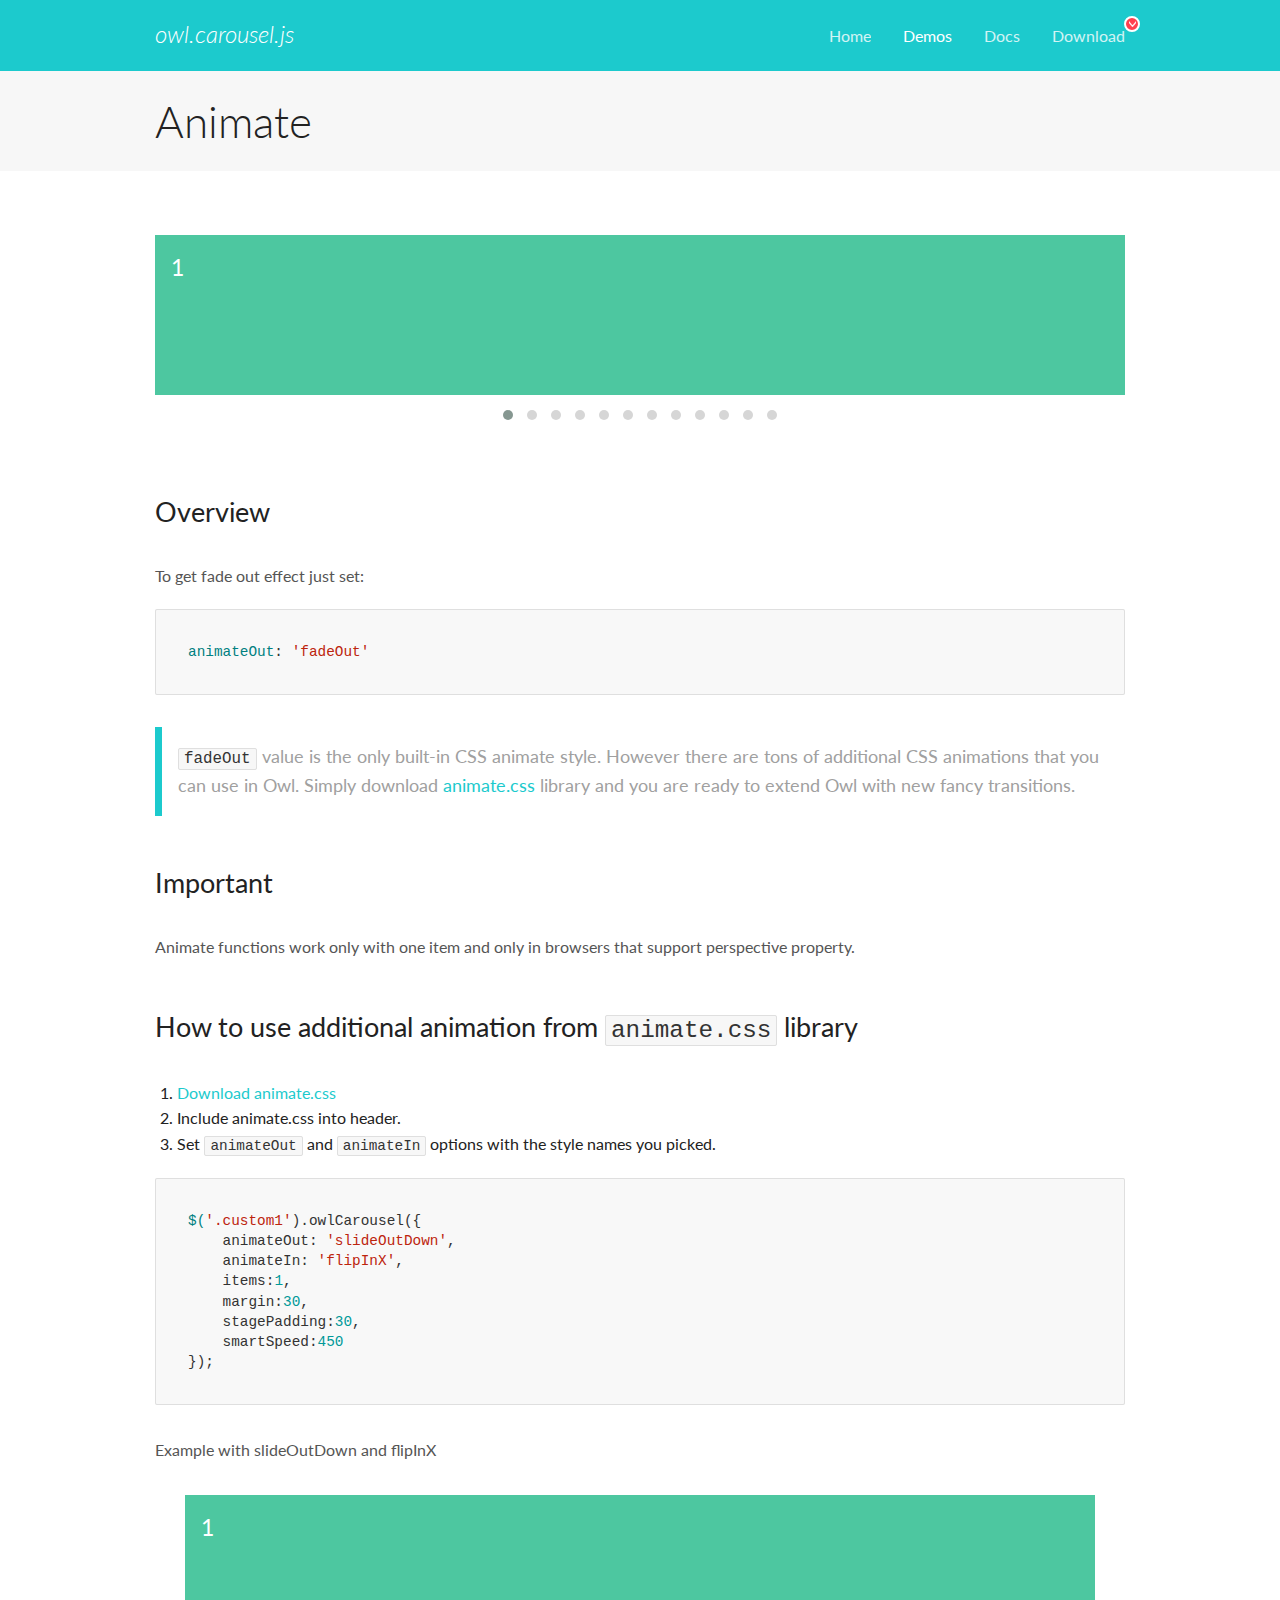
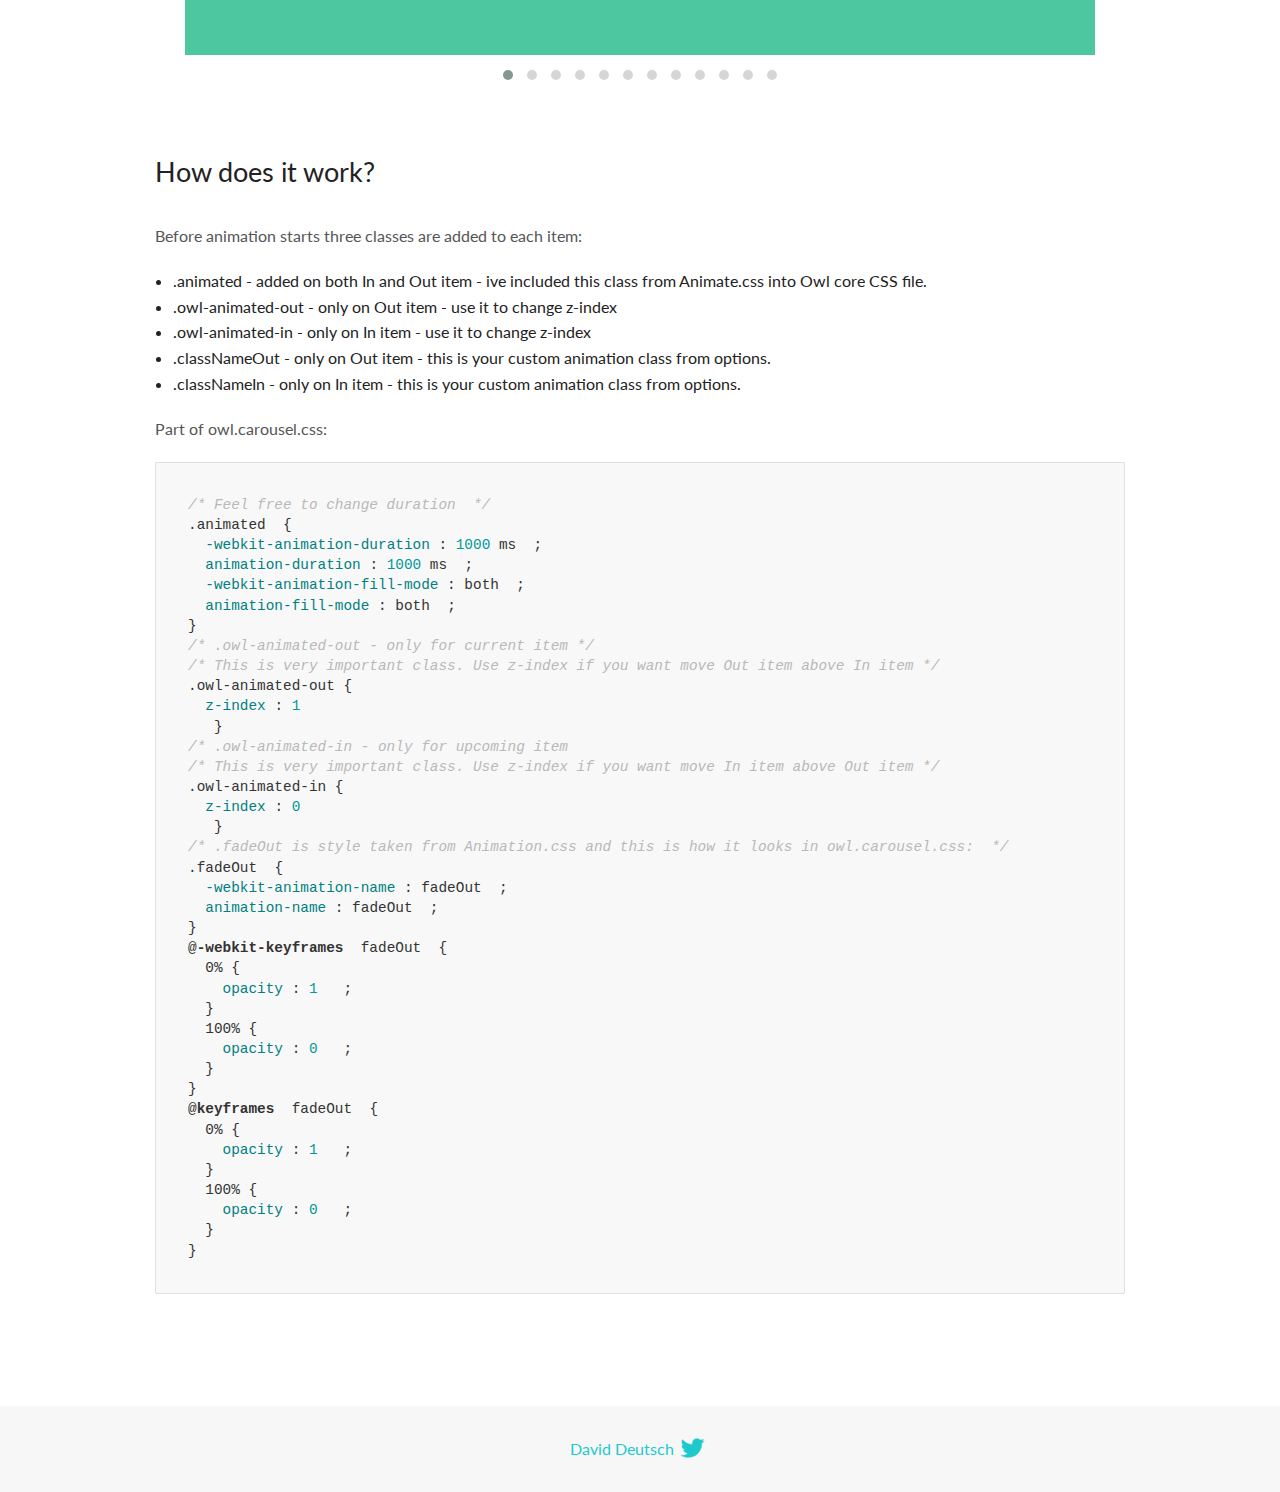
<file: extra/OwlCarousel2-2.3.4/OwlCarousel2-2.3.4/docs/demos/animate.html>
<!DOCTYPE html>
<html lang="en">
  <head>

    <!-- head -->
    <meta charset="utf-8">
    <meta name="msapplication-tap-highlight" content="no" />
    <meta name="viewport" content="width=device-width, initial-scale=1.0" />
    <meta name="description" content="Animate carousel">
    <meta name="author" content="David Deutsch">
    <title>
      Animate Demo | Owl Carousel | 2.3.4
    </title>

    <!-- Stylesheets -->
    <link href='https://fonts.googleapis.com/css?family=Lato:300,400,700,400italic,300italic' rel='stylesheet' type='text/css'>
    <link rel="stylesheet" href="../assets/css/docs.theme.min.css">

    <!-- Owl Stylesheets -->
    <link rel="stylesheet" href="../assets/owlcarousel/assets/owl.carousel.min.css">
    <link rel="stylesheet" href="../assets/owlcarousel/assets/owl.theme.default.min.css">

    <!-- HTML5 shim and Respond.js IE8 support of HTML5 elements and media queries -->

    <!--[if lt IE 9]>
      <script src="https://oss.maxcdn.com/libs/html5shiv/3.7.0/html5shiv.js"></script>
      <script src="https://oss.maxcdn.com/libs/respond.js/1.3.0/respond.min.js"></script>
    <![endif]-->

    <!-- Favicons -->
    <link rel="apple-touch-icon-precomposed" sizes="144x144" href="../assets/ico/apple-touch-icon-144-precomposed.png">
    <link rel="shortcut icon" href="../assets/ico/favicon.png">
    <link rel="shortcut icon" href="favicon.ico">

    <!-- Yeah i know js should not be in header. Its required for demos.-->

    <!-- javascript -->
    <script src="../assets/vendors/jquery.min.js"></script>
    <script src="../assets/owlcarousel/owl.carousel.js"></script>
  </head>
  <body>

    <!-- header -->
    <header class="header">
      <div class="row">
        <div class="large-12 columns">
          <div class="brand left">
            <h3>
              <a href="/OwlCarousel2/">owl.carousel.js</a> 
            </h3>
          </div>
          <a id="toggle-nav" class="right">
            <span></span> <span></span> <span></span> 
          </a> 
          <div class="nav-bar">
            <ul class="clearfix">
              <li> <a href="/OwlCarousel2/index.html">Home</a>  </li>
              <li class="active">
                <a href="/OwlCarousel2/demos/demos.html">Demos</a> 
              </li>
              <li> <a href="/OwlCarousel2/docs/started-welcome.html">Docs</a>  </li>
              <li>
                <a href="https://github.com/OwlCarousel2/OwlCarousel2/archive/2.3.4.zip">Download</a> 
                <span class="download"></span> 
              </li>
            </ul>
          </div>
        </div>
      </div>
    </header>

    <!-- title -->
    <section class="title">
      <div class="row">
        <div class="large-12 columns">
          <h1>Animate</h1>
        </div>
      </div>
    </section>

    <!--  Demos -->
    <section id="demos">
      <div class="row">
        <div class="large-12 columns">
          <div class="fadeOut owl-carousel owl-theme">
            <div class="item">
              <h4>1</h4>
            </div>
            <div class="item">
              <h4>2</h4>
            </div>
            <div class="item">
              <h4>3</h4>
            </div>
            <div class="item">
              <h4>4</h4>
            </div>
            <div class="item">
              <h4>5</h4>
            </div>
            <div class="item">
              <h4>6</h4>
            </div>
            <div class="item">
              <h4>7</h4>
            </div>
            <div class="item">
              <h4>8</h4>
            </div>
            <div class="item">
              <h4>9</h4>
            </div>
            <div class="item">
              <h4>10</h4>
            </div>
            <div class="item">
              <h4>11</h4>
            </div>
            <div class="item">
              <h4>12</h4>
            </div>
          </div>
          <h3 id="overview">Overview</h3>
          <p>To get fade out effect just set:</p>
          <pre><code>animateOut: &#39;fadeOut&#39;</code></pre>
          <blockquote>
            <p><code>fadeOut</code> value is the only built-in CSS animate style. However there are tons of additional CSS animations that you can use in Owl. Simply download
              <a href="https://daneden.github.io/animate.css/">animate.css</a>  library and you are ready to extend Owl with new fancy transitions.</p>
          </blockquote>
          <h3 id="important">Important</h3>
          <p>Animate functions work only with one item and only in browsers that support perspective property.</p>
          <h3 id="how-to-use-additional-animation-from-animate-css-library">How to use additional animation from <code>animate.css</code> library</h3>
          <ol>
            <li> <a href="https://daneden.github.io/animate.css/">Download animate.css</a>  </li>
            <li>Include animate.css into header.</li>
            <li>Set <code>animateOut</code> and <code>animateIn</code> options with the style names you picked.</li>
          </ol>
          <pre><code>$(&#39;.custom1&#39;).owlCarousel({
    animateOut: &#39;slideOutDown&#39;,
    animateIn: &#39;flipInX&#39;,
    items:1,
    margin:30,
    stagePadding:30,
    smartSpeed:450
});</code></pre>
          <p>Example with slideOutDown and flipInX</p>
          <div class="custom1 owl-carousel owl-theme">
            <div class="item">
              <h4>1</h4>
            </div>
            <div class="item">
              <h4>2</h4>
            </div>
            <div class="item">
              <h4>3</h4>
            </div>
            <div class="item">
              <h4>4</h4>
            </div>
            <div class="item">
              <h4>5</h4>
            </div>
            <div class="item">
              <h4>6</h4>
            </div>
            <div class="item">
              <h4>7</h4>
            </div>
            <div class="item">
              <h4>8</h4>
            </div>
            <div class="item">
              <h4>9</h4>
            </div>
            <div class="item">
              <h4>10</h4>
            </div>
            <div class="item">
              <h4>11</h4>
            </div>
            <div class="item">
              <h4>12</h4>
            </div>
          </div>
          <h3 id="how-does-it-work-">How does it work?</h3>
          <p>Before animation starts three classes are added to each item:</p>
          <ul>
            <li>.animated - added on both In and Out item - ive included this class from Animate.css into Owl core CSS file.</li>
            <li>.owl-animated-out - only on Out item - use it to change z-index</li>
            <li>.owl-animated-in - only on In item - use it to change z-index</li>
            <li>.classNameOut - only on Out item - this is your custom animation class from options.</li>
            <li>.classNameIn - only on In item - this is your custom animation class from options.</li>
          </ul>
          <p>Part of owl.carousel.css:</p>
          <pre><code class="language-css"><span class="comment">/* Feel free to change duration  */</span> 
<span class="class">.animated</span>  <span class="rules">{
  <span class="rule"><span class="attribute">-webkit-animation-duration</span> :<span class="value"> <span class="number">1000</span> ms</span> </span> ;
  <span class="rule"><span class="attribute">animation-duration</span> :<span class="value"> <span class="number">1000</span> ms</span> </span> ;
  <span class="rule"><span class="attribute">-webkit-animation-fill-mode</span> :<span class="value"> both</span> </span> ;
  <span class="rule"><span class="attribute">animation-fill-mode</span> :<span class="value"> both</span> </span> ;
<span class="rule">}</span> </span> 
<span class="comment">/* .owl-animated-out - only for current item */</span> 
<span class="comment">/* This is very important class. Use z-index if you want move Out item above In item */</span> 
<span class="class">.owl-animated-out</span> <span class="rules">{
  <span class="rule"><span class="attribute">z-index</span> :<span class="value"> <span class="number">1</span> 
</span> </span> </span> }
<span class="comment">/* .owl-animated-in - only for upcoming item
/* This is very important class. Use z-index if you want move In item above Out item */</span> 
<span class="class">.owl-animated-in</span> <span class="rules">{
  <span class="rule"><span class="attribute">z-index</span> :<span class="value"> <span class="number">0</span> 
</span> </span> </span> }
<span class="comment">/* .fadeOut is style taken from Animation.css and this is how it looks in owl.carousel.css:  */</span> 
<span class="class">.fadeOut</span>  <span class="rules">{
  <span class="rule"><span class="attribute">-webkit-animation-name</span> :<span class="value"> fadeOut</span> </span> ;
  <span class="rule"><span class="attribute">animation-name</span> :<span class="value"> fadeOut</span> </span> ;
<span class="rule">}</span> </span> 
<span class="at_rule">@<span class="keyword">-webkit-keyframes</span>  fadeOut </span> {
  0% <span class="rules">{
    <span class="rule"><span class="attribute">opacity</span> :<span class="value"> <span class="number">1</span> </span> </span> ;
  <span class="rule">}</span> </span> 
  100% <span class="rules">{
    <span class="rule"><span class="attribute">opacity</span> :<span class="value"> <span class="number">0</span> </span> </span> ;
  <span class="rule">}</span> </span> 
}
<span class="at_rule">@<span class="keyword">keyframes</span>  fadeOut </span> {
  0% <span class="rules">{
    <span class="rule"><span class="attribute">opacity</span> :<span class="value"> <span class="number">1</span> </span> </span> ;
  <span class="rule">}</span> </span> 
  100% <span class="rules">{
    <span class="rule"><span class="attribute">opacity</span> :<span class="value"> <span class="number">0</span> </span> </span> ;
  <span class="rule">}</span> </span> 
}</code></pre>
          <link rel="stylesheet" href="../assets/css/animate.css">
          <script>
            jQuery(document).ready(function($) {
              $('.fadeOut').owlCarousel({
                items: 1,
                animateOut: 'fadeOut',
                loop: true,
                margin: 10,
              });
              $('.custom1').owlCarousel({
                animateOut: 'slideOutDown',
                animateIn: 'flipInX',
                items: 1,
                margin: 30,
                stagePadding: 30,
                smartSpeed: 450
              });
            });
          </script>
        </div>
      </div>
    </section>

    <!-- footer -->
    <footer class="footer">
      <div class="row">
        <div class="large-12 columns">
          <h5>
            <a href="/OwlCarousel2/docs/support-contact.html">David Deutsch</a> 
            <a id="custom-tweet-button" href="https://twitter.com/share?url=https://github.com/OwlCarousel2/OwlCarousel2&text=Owl Carousel - This is so awesome! " target="_blank"></a> 
          </h5>
        </div>
      </div>
    </footer>

    <!-- vendors -->
    <script src="../assets/vendors/highlight.js"></script>
    <script src="../assets/js/app.js"></script>
  </body>
</html>
</file>
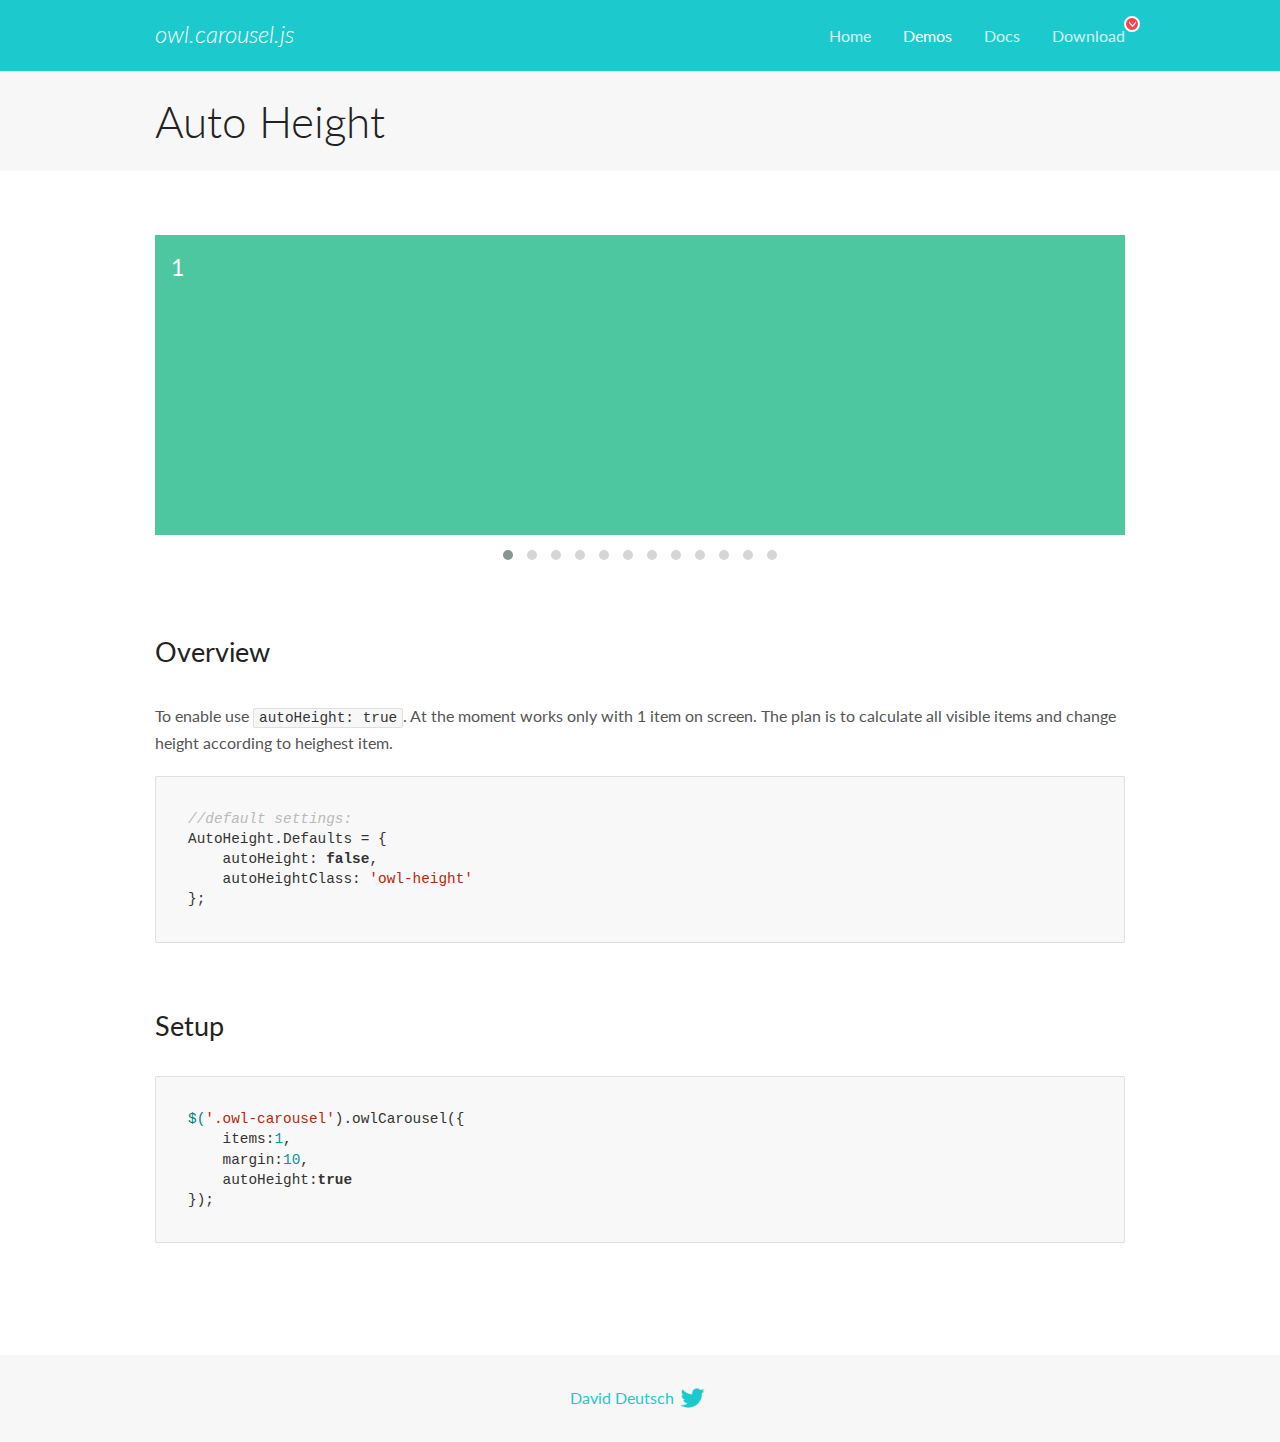
<file: extra/OwlCarousel2-2.3.4/OwlCarousel2-2.3.4/docs/demos/autoheight.html>
<!DOCTYPE html>
<html lang="en">
  <head>

    <!-- head -->
    <meta charset="utf-8">
    <meta name="msapplication-tap-highlight" content="no" />
    <meta name="viewport" content="width=device-width, initial-scale=1.0" />
    <meta name="description" content="autoHeight usage demo">
    <meta name="author" content="David Deutsch">
    <title>
      Auto Height Demo | Owl Carousel | 2.3.4
    </title>

    <!-- Stylesheets -->
    <link href='https://fonts.googleapis.com/css?family=Lato:300,400,700,400italic,300italic' rel='stylesheet' type='text/css'>
    <link rel="stylesheet" href="../assets/css/docs.theme.min.css">

    <!-- Owl Stylesheets -->
    <link rel="stylesheet" href="../assets/owlcarousel/assets/owl.carousel.min.css">
    <link rel="stylesheet" href="../assets/owlcarousel/assets/owl.theme.default.min.css">

    <!-- HTML5 shim and Respond.js IE8 support of HTML5 elements and media queries -->

    <!--[if lt IE 9]>
      <script src="https://oss.maxcdn.com/libs/html5shiv/3.7.0/html5shiv.js"></script>
      <script src="https://oss.maxcdn.com/libs/respond.js/1.3.0/respond.min.js"></script>
    <![endif]-->

    <!-- Favicons -->
    <link rel="apple-touch-icon-precomposed" sizes="144x144" href="../assets/ico/apple-touch-icon-144-precomposed.png">
    <link rel="shortcut icon" href="../assets/ico/favicon.png">
    <link rel="shortcut icon" href="favicon.ico">

    <!-- Yeah i know js should not be in header. Its required for demos.-->

    <!-- javascript -->
    <script src="../assets/vendors/jquery.min.js"></script>
    <script src="../assets/owlcarousel/owl.carousel.js"></script>
  </head>
  <body>

    <!-- header -->
    <header class="header">
      <div class="row">
        <div class="large-12 columns">
          <div class="brand left">
            <h3>
              <a href="/OwlCarousel2/">owl.carousel.js</a> 
            </h3>
          </div>
          <a id="toggle-nav" class="right">
            <span></span> <span></span> <span></span> 
          </a> 
          <div class="nav-bar">
            <ul class="clearfix">
              <li> <a href="/OwlCarousel2/index.html">Home</a>  </li>
              <li class="active">
                <a href="/OwlCarousel2/demos/demos.html">Demos</a> 
              </li>
              <li> <a href="/OwlCarousel2/docs/started-welcome.html">Docs</a>  </li>
              <li>
                <a href="https://github.com/OwlCarousel2/OwlCarousel2/archive/2.3.4.zip">Download</a> 
                <span class="download"></span> 
              </li>
            </ul>
          </div>
        </div>
      </div>
    </header>

    <!-- title -->
    <section class="title">
      <div class="row">
        <div class="large-12 columns">
          <h1>Auto Height</h1>
        </div>
      </div>
    </section>

    <!--  Demos -->
    <section id="demos">
      <div class="row">
        <div class="large-12 columns">
          <div class="owl-carousel owl-theme">
            <div class="item" style="height:300px">
              <h4>1</h4>
            </div>
            <div class="item" style="height:100px">
              <h4>2</h4>
            </div>
            <div class="item" style="height:500px">
              <h4>3</h4>
            </div>
            <div class="item" style="height:250px">
              <h4>4</h4>
            </div>
            <div class="item" style="height:400px">
              <h4>5</h4>
            </div>
            <div class="item" style="height:500px">
              <h4>6</h4>
            </div>
            <div class="item" style="height:600px">
              <h4>7</h4>
            </div>
            <div class="item" style="height:400px">
              <h4>8</h4>
            </div>
            <div class="item" style="height:300px">
              <h4>9</h4>
            </div>
            <div class="item" style="height:350px">
              <h4>10</h4>
            </div>
            <div class="item" style="height:200px">
              <h4>11</h4>
            </div>
            <div class="item" style="height:150px">
              <h4>12</h4>
            </div>
          </div>
          <h3 id="overview">Overview</h3>
          <p>To enable use <code>autoHeight: true</code>. At the moment works only with 1 item on screen. The plan is to calculate all visible items and change height according to heighest item.</p>
          <pre><code>//default settings:
AutoHeight.Defaults = {
    autoHeight: false,
    autoHeightClass: &#39;owl-height&#39;
};</code></pre>
          <h3 id="setup">Setup</h3>
          <pre><code>$(&#39;.owl-carousel&#39;).owlCarousel({
    items:1,
    margin:10,
    autoHeight:true
});</code></pre>
          <script>
            $(document).ready(function() {
              $('.owl-carousel').owlCarousel({
                items: 1,
                margin: 10,
                autoHeight: true
              });
            })
          </script>
        </div>
      </div>
    </section>

    <!-- footer -->
    <footer class="footer">
      <div class="row">
        <div class="large-12 columns">
          <h5>
            <a href="/OwlCarousel2/docs/support-contact.html">David Deutsch</a> 
            <a id="custom-tweet-button" href="https://twitter.com/share?url=https://github.com/OwlCarousel2/OwlCarousel2&text=Owl Carousel - This is so awesome! " target="_blank"></a> 
          </h5>
        </div>
      </div>
    </footer>

    <!-- vendors -->
    <script src="../assets/vendors/highlight.js"></script>
    <script src="../assets/js/app.js"></script>
  </body>
</html>
</file>
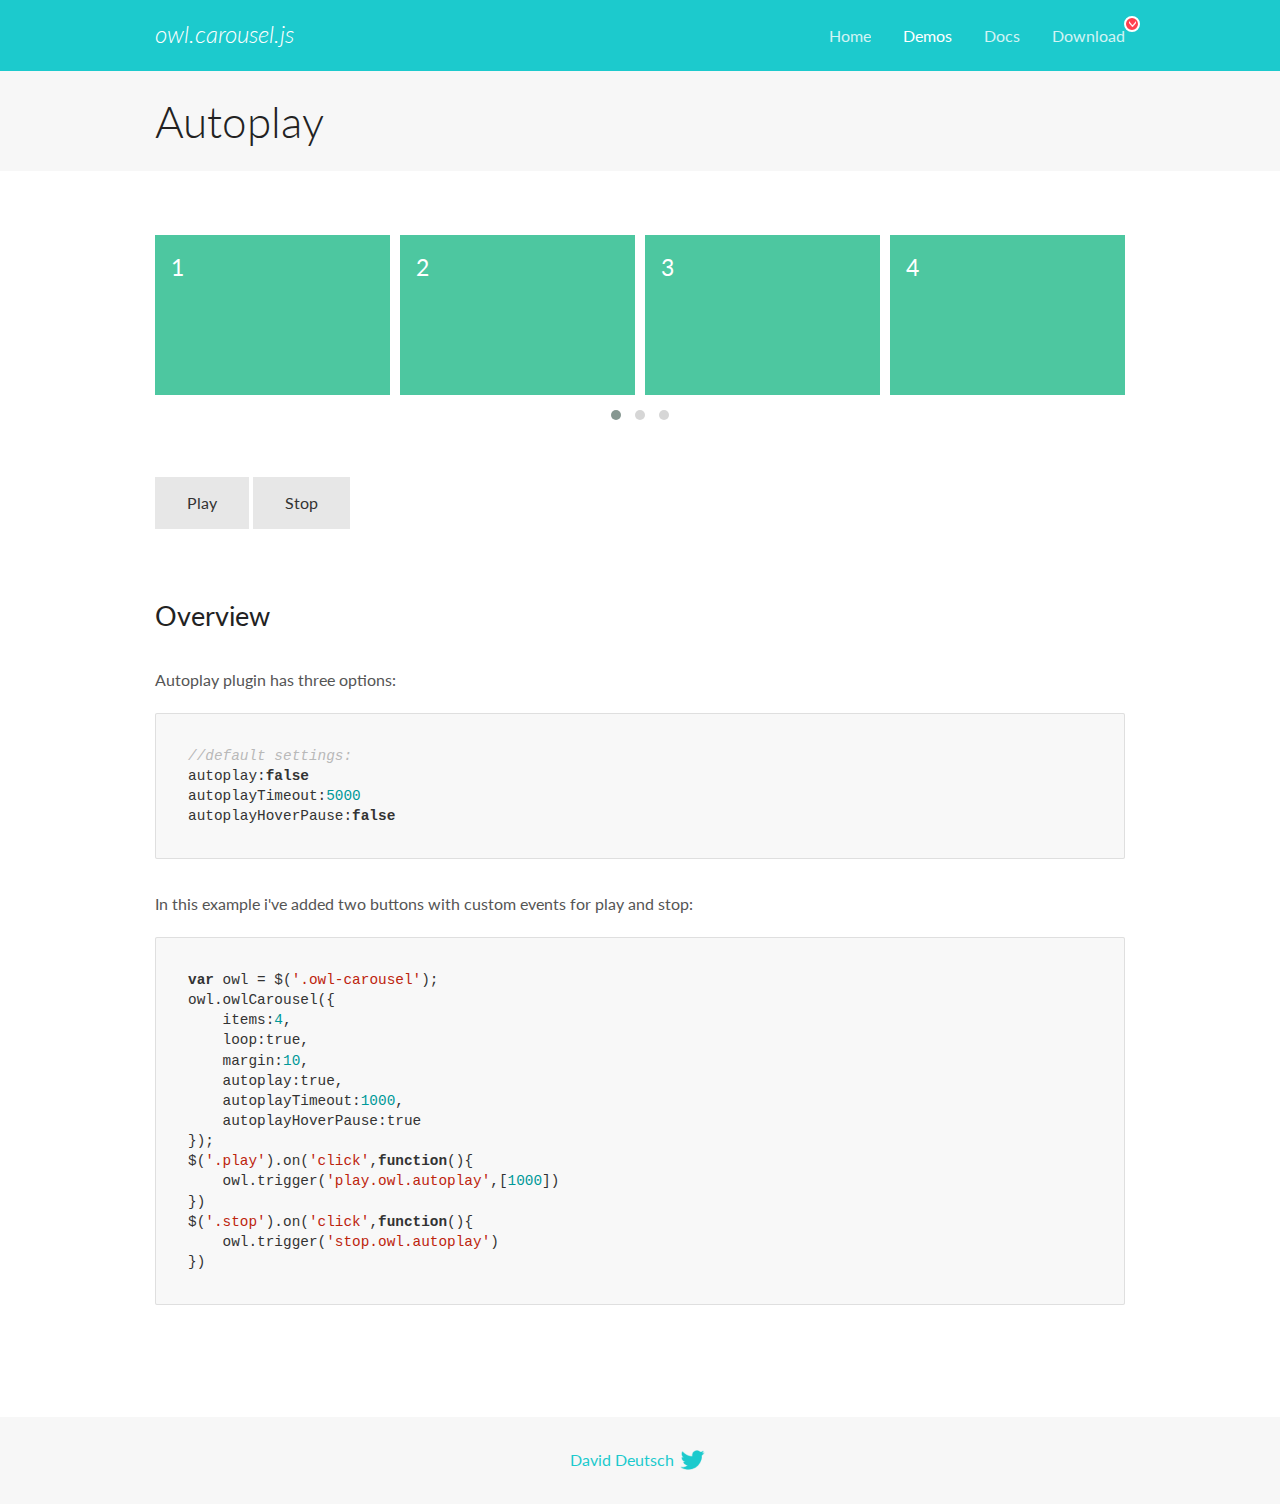
<file: extra/OwlCarousel2-2.3.4/OwlCarousel2-2.3.4/docs/demos/autoplay.html>
<!DOCTYPE html>
<html lang="en">
  <head>

    <!-- head -->
    <meta charset="utf-8">
    <meta name="msapplication-tap-highlight" content="no" />
    <meta name="viewport" content="width=device-width, initial-scale=1.0" />
    <meta name="description" content="Autoplay usage demo">
    <meta name="author" content="David Deutsch">
    <title>
      Autoplay Demo | Owl Carousel | 2.3.4
    </title>

    <!-- Stylesheets -->
    <link href='https://fonts.googleapis.com/css?family=Lato:300,400,700,400italic,300italic' rel='stylesheet' type='text/css'>
    <link rel="stylesheet" href="../assets/css/docs.theme.min.css">

    <!-- Owl Stylesheets -->
    <link rel="stylesheet" href="../assets/owlcarousel/assets/owl.carousel.min.css">
    <link rel="stylesheet" href="../assets/owlcarousel/assets/owl.theme.default.min.css">

    <!-- HTML5 shim and Respond.js IE8 support of HTML5 elements and media queries -->

    <!--[if lt IE 9]>
      <script src="https://oss.maxcdn.com/libs/html5shiv/3.7.0/html5shiv.js"></script>
      <script src="https://oss.maxcdn.com/libs/respond.js/1.3.0/respond.min.js"></script>
    <![endif]-->

    <!-- Favicons -->
    <link rel="apple-touch-icon-precomposed" sizes="144x144" href="../assets/ico/apple-touch-icon-144-precomposed.png">
    <link rel="shortcut icon" href="../assets/ico/favicon.png">
    <link rel="shortcut icon" href="favicon.ico">

    <!-- Yeah i know js should not be in header. Its required for demos.-->

    <!-- javascript -->
    <script src="../assets/vendors/jquery.min.js"></script>
    <script src="../assets/owlcarousel/owl.carousel.js"></script>
  </head>
  <body>

    <!-- header -->
    <header class="header">
      <div class="row">
        <div class="large-12 columns">
          <div class="brand left">
            <h3>
              <a href="/OwlCarousel2/">owl.carousel.js</a> 
            </h3>
          </div>
          <a id="toggle-nav" class="right">
            <span></span> <span></span> <span></span> 
          </a> 
          <div class="nav-bar">
            <ul class="clearfix">
              <li> <a href="/OwlCarousel2/index.html">Home</a>  </li>
              <li class="active">
                <a href="/OwlCarousel2/demos/demos.html">Demos</a> 
              </li>
              <li> <a href="/OwlCarousel2/docs/started-welcome.html">Docs</a>  </li>
              <li>
                <a href="https://github.com/OwlCarousel2/OwlCarousel2/archive/2.3.4.zip">Download</a> 
                <span class="download"></span> 
              </li>
            </ul>
          </div>
        </div>
      </div>
    </header>

    <!-- title -->
    <section class="title">
      <div class="row">
        <div class="large-12 columns">
          <h1>Autoplay</h1>
        </div>
      </div>
    </section>

    <!--  Demos -->
    <section id="demos">
      <div class="row">
        <div class="large-12 columns">
          <div class="owl-carousel owl-theme">
            <div class="item">
              <h4>1</h4>
            </div>
            <div class="item">
              <h4>2</h4>
            </div>
            <div class="item">
              <h4>3</h4>
            </div>
            <div class="item">
              <h4>4</h4>
            </div>
            <div class="item">
              <h4>5</h4>
            </div>
            <div class="item">
              <h4>6</h4>
            </div>
            <div class="item">
              <h4>7</h4>
            </div>
            <div class="item">
              <h4>8</h4>
            </div>
            <div class="item">
              <h4>9</h4>
            </div>
            <div class="item">
              <h4>10</h4>
            </div>
            <div class="item">
              <h4>11</h4>
            </div>
            <div class="item">
              <h4>12</h4>
            </div>
          </div>
          <a class="button secondary play">Play</a> 
          <a class="button secondary stop">Stop</a> 
          <h3 id="overview">Overview</h3>
          <p>Autoplay plugin has three options:</p>
          <pre><code>//default settings:
autoplay:false
autoplayTimeout:5000
autoplayHoverPause:false</code></pre>
          <p>In this example i&#39;ve added two buttons with custom events for play and stop:</p>
          <pre><code>var owl = $(&#39;.owl-carousel&#39;);
owl.owlCarousel({
    items:4,
    loop:true,
    margin:10,
    autoplay:true,
    autoplayTimeout:1000,
    autoplayHoverPause:true
});
$(&#39;.play&#39;).on(&#39;click&#39;,function(){
    owl.trigger(&#39;play.owl.autoplay&#39;,[1000])
})
$(&#39;.stop&#39;).on(&#39;click&#39;,function(){
    owl.trigger(&#39;stop.owl.autoplay&#39;)
})</code></pre>
          <script>
            $(document).ready(function() {
              var owl = $('.owl-carousel');
              owl.owlCarousel({
                items: 4,
                loop: true,
                margin: 10,
                autoplay: true,
                autoplayTimeout: 1000,
                autoplayHoverPause: true
              });
              $('.play').on('click', function() {
                owl.trigger('play.owl.autoplay', [1000])
              })
              $('.stop').on('click', function() {
                owl.trigger('stop.owl.autoplay')
              })
            })
          </script>
        </div>
      </div>
    </section>

    <!-- footer -->
    <footer class="footer">
      <div class="row">
        <div class="large-12 columns">
          <h5>
            <a href="/OwlCarousel2/docs/support-contact.html">David Deutsch</a> 
            <a id="custom-tweet-button" href="https://twitter.com/share?url=https://github.com/OwlCarousel2/OwlCarousel2&text=Owl Carousel - This is so awesome! " target="_blank"></a> 
          </h5>
        </div>
      </div>
    </footer>

    <!-- vendors -->
    <script src="../assets/vendors/highlight.js"></script>
    <script src="../assets/js/app.js"></script>
  </body>
</html>
</file>
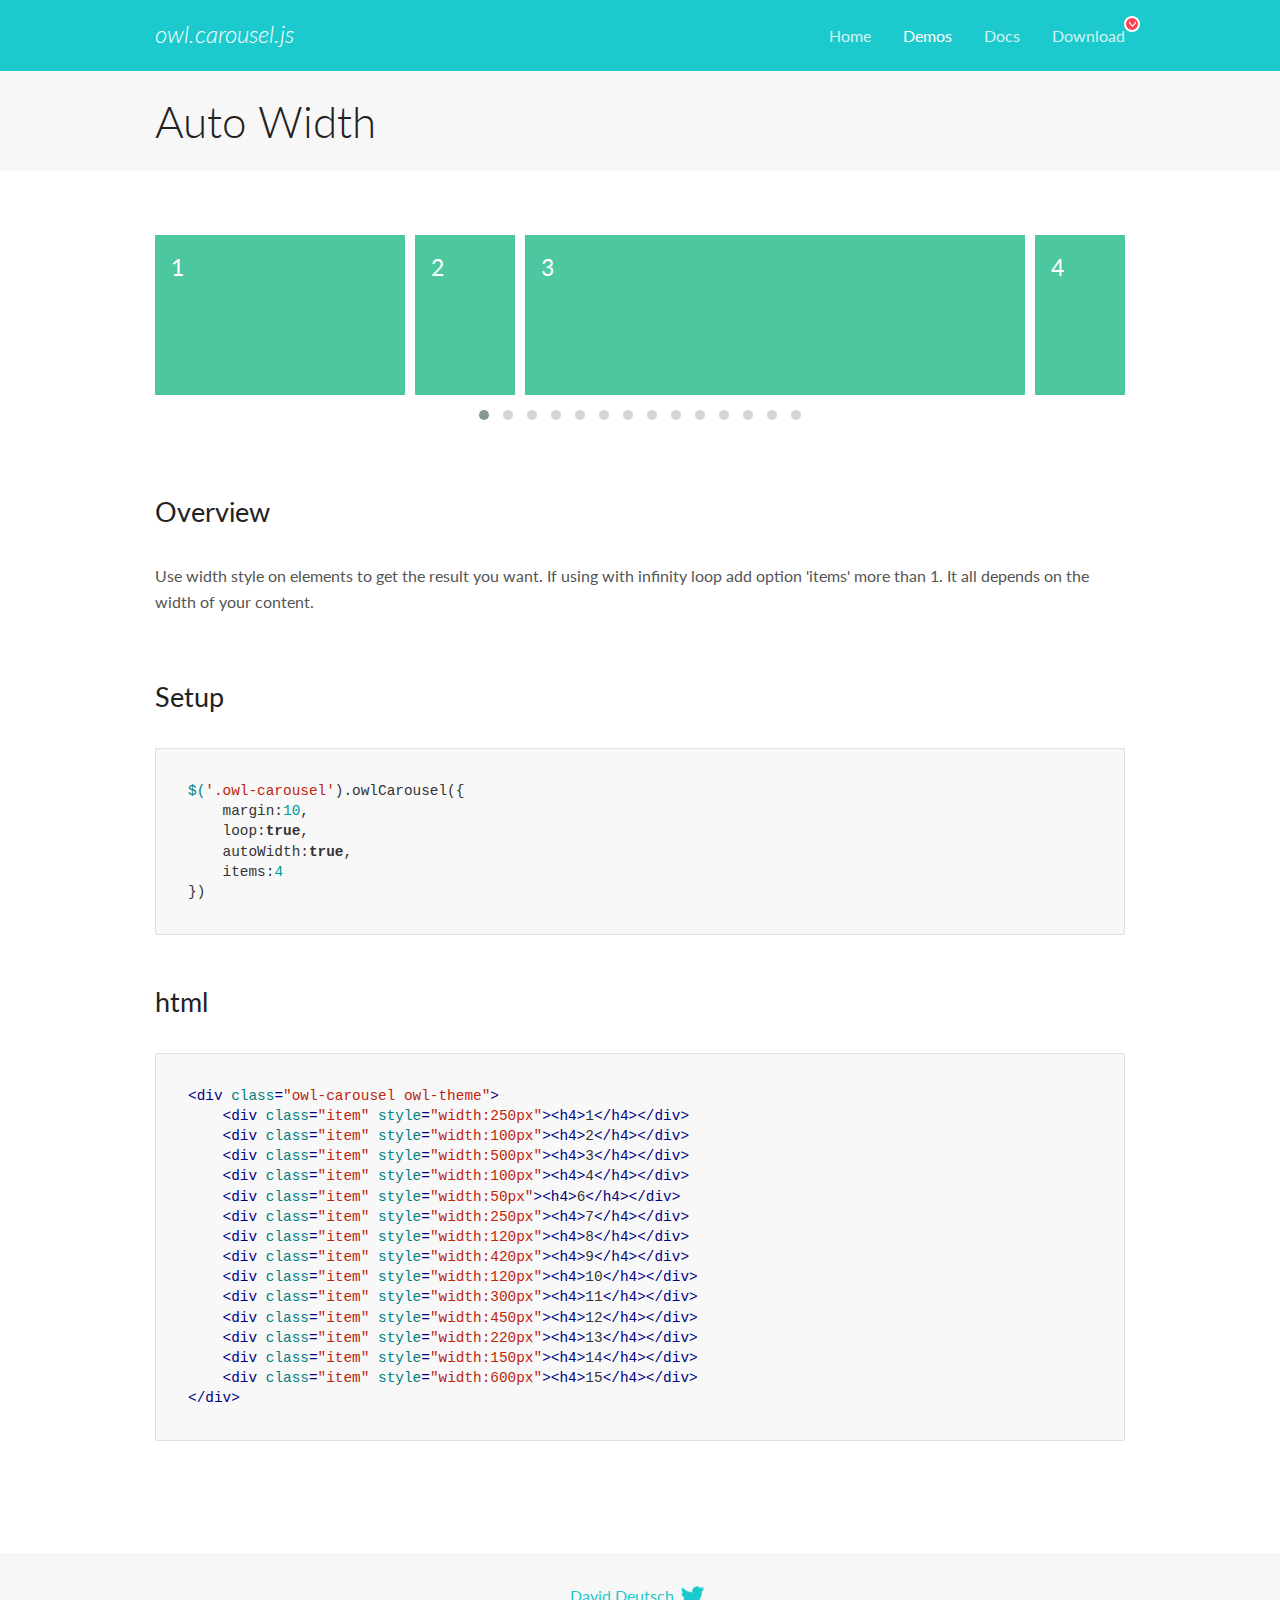
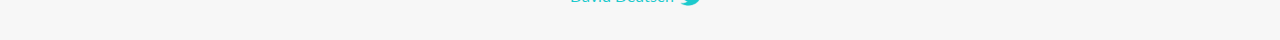
<file: extra/OwlCarousel2-2.3.4/OwlCarousel2-2.3.4/docs/demos/autowidth.html>
<!DOCTYPE html>
<html lang="en">
  <head>

    <!-- head -->
    <meta charset="utf-8">
    <meta name="msapplication-tap-highlight" content="no" />
    <meta name="viewport" content="width=device-width, initial-scale=1.0" />
    <meta name="description" content="Auto Width">
    <meta name="author" content="David Deutsch">
    <title>
      Auto Width Demo | Owl Carousel | 2.3.4
    </title>

    <!-- Stylesheets -->
    <link href='https://fonts.googleapis.com/css?family=Lato:300,400,700,400italic,300italic' rel='stylesheet' type='text/css'>
    <link rel="stylesheet" href="../assets/css/docs.theme.min.css">

    <!-- Owl Stylesheets -->
    <link rel="stylesheet" href="../assets/owlcarousel/assets/owl.carousel.min.css">
    <link rel="stylesheet" href="../assets/owlcarousel/assets/owl.theme.default.min.css">

    <!-- HTML5 shim and Respond.js IE8 support of HTML5 elements and media queries -->

    <!--[if lt IE 9]>
      <script src="https://oss.maxcdn.com/libs/html5shiv/3.7.0/html5shiv.js"></script>
      <script src="https://oss.maxcdn.com/libs/respond.js/1.3.0/respond.min.js"></script>
    <![endif]-->

    <!-- Favicons -->
    <link rel="apple-touch-icon-precomposed" sizes="144x144" href="../assets/ico/apple-touch-icon-144-precomposed.png">
    <link rel="shortcut icon" href="../assets/ico/favicon.png">
    <link rel="shortcut icon" href="favicon.ico">

    <!-- Yeah i know js should not be in header. Its required for demos.-->

    <!-- javascript -->
    <script src="../assets/vendors/jquery.min.js"></script>
    <script src="../assets/owlcarousel/owl.carousel.js"></script>
  </head>
  <body>

    <!-- header -->
    <header class="header">
      <div class="row">
        <div class="large-12 columns">
          <div class="brand left">
            <h3>
              <a href="/OwlCarousel2/">owl.carousel.js</a> 
            </h3>
          </div>
          <a id="toggle-nav" class="right">
            <span></span> <span></span> <span></span> 
          </a> 
          <div class="nav-bar">
            <ul class="clearfix">
              <li> <a href="/OwlCarousel2/index.html">Home</a>  </li>
              <li class="active">
                <a href="/OwlCarousel2/demos/demos.html">Demos</a> 
              </li>
              <li> <a href="/OwlCarousel2/docs/started-welcome.html">Docs</a>  </li>
              <li>
                <a href="https://github.com/OwlCarousel2/OwlCarousel2/archive/2.3.4.zip">Download</a> 
                <span class="download"></span> 
              </li>
            </ul>
          </div>
        </div>
      </div>
    </header>

    <!-- title -->
    <section class="title">
      <div class="row">
        <div class="large-12 columns">
          <h1>Auto Width</h1>
        </div>
      </div>
    </section>

    <!--  Demos -->
    <section id="demos">
      <div class="row">
        <div class="large-12 columns">
          <div class="owl-carousel owl-theme">
            <div class="item" style="width:250px">
              <h4>1</h4>
            </div>
            <div class="item" style="width:100px">
              <h4>2</h4>
            </div>
            <div class="item" style="width:500px">
              <h4>3</h4>
            </div>
            <div class="item" style="width:100px">
              <h4>4</h4>
            </div>
            <div class="item" style="width:50px">
              <h4>6</h4>
            </div>
            <div class="item" style="width:250px">
              <h4>7</h4>
            </div>
            <div class="item" style="width:120px">
              <h4>8</h4>
            </div>
            <div class="item" style="width:420px">
              <h4>9</h4>
            </div>
            <div class="item" style="width:120px">
              <h4>10</h4>
            </div>
            <div class="item" style="width:300px">
              <h4>11</h4>
            </div>
            <div class="item" style="width:450px">
              <h4>12</h4>
            </div>
            <div class="item" style="width:220px">
              <h4>13</h4>
            </div>
            <div class="item" style="width:150px">
              <h4>14</h4>
            </div>
            <div class="item" style="width:600px">
              <h4>15</h4>
            </div>
          </div>
          <h3 id="overview">Overview</h3>
          <p>Use width style on elements to get the result you want. If using with infinity loop add option &#39;items&#39; more than 1. It all depends on the width of your content.</p>
          <h3 id="setup">Setup</h3>
          <pre><code>$(&#39;.owl-carousel&#39;).owlCarousel({
    margin:10,
    loop:true,
    autoWidth:true,
    items:4
})</code></pre>
          <h3 id="html">html</h3>
          <pre><code>&lt;div class=&quot;owl-carousel owl-theme&quot;&gt;
    &lt;div class=&quot;item&quot; style=&quot;width:250px&quot;&gt;&lt;h4&gt;1&lt;/h4&gt;&lt;/div&gt;
    &lt;div class=&quot;item&quot; style=&quot;width:100px&quot;&gt;&lt;h4&gt;2&lt;/h4&gt;&lt;/div&gt;
    &lt;div class=&quot;item&quot; style=&quot;width:500px&quot;&gt;&lt;h4&gt;3&lt;/h4&gt;&lt;/div&gt;
    &lt;div class=&quot;item&quot; style=&quot;width:100px&quot;&gt;&lt;h4&gt;4&lt;/h4&gt;&lt;/div&gt;
    &lt;div class=&quot;item&quot; style=&quot;width:50px&quot;&gt;&lt;h4&gt;6&lt;/h4&gt;&lt;/div&gt;
    &lt;div class=&quot;item&quot; style=&quot;width:250px&quot;&gt;&lt;h4&gt;7&lt;/h4&gt;&lt;/div&gt;
    &lt;div class=&quot;item&quot; style=&quot;width:120px&quot;&gt;&lt;h4&gt;8&lt;/h4&gt;&lt;/div&gt;
    &lt;div class=&quot;item&quot; style=&quot;width:420px&quot;&gt;&lt;h4&gt;9&lt;/h4&gt;&lt;/div&gt;
    &lt;div class=&quot;item&quot; style=&quot;width:120px&quot;&gt;&lt;h4&gt;10&lt;/h4&gt;&lt;/div&gt;
    &lt;div class=&quot;item&quot; style=&quot;width:300px&quot;&gt;&lt;h4&gt;11&lt;/h4&gt;&lt;/div&gt;
    &lt;div class=&quot;item&quot; style=&quot;width:450px&quot;&gt;&lt;h4&gt;12&lt;/h4&gt;&lt;/div&gt;
    &lt;div class=&quot;item&quot; style=&quot;width:220px&quot;&gt;&lt;h4&gt;13&lt;/h4&gt;&lt;/div&gt;
    &lt;div class=&quot;item&quot; style=&quot;width:150px&quot;&gt;&lt;h4&gt;14&lt;/h4&gt;&lt;/div&gt;
    &lt;div class=&quot;item&quot; style=&quot;width:600px&quot;&gt;&lt;h4&gt;15&lt;/h4&gt;&lt;/div&gt;
&lt;/div&gt;</code></pre>
          <script>
            $(document).ready(function() {
              $('.owl-carousel').owlCarousel({
                margin: 10,
                loop: true,
                autoWidth: true,
                items: 4
              })
            })
          </script>
        </div>
      </div>
    </section>

    <!-- footer -->
    <footer class="footer">
      <div class="row">
        <div class="large-12 columns">
          <h5>
            <a href="/OwlCarousel2/docs/support-contact.html">David Deutsch</a> 
            <a id="custom-tweet-button" href="https://twitter.com/share?url=https://github.com/OwlCarousel2/OwlCarousel2&text=Owl Carousel - This is so awesome! " target="_blank"></a> 
          </h5>
        </div>
      </div>
    </footer>

    <!-- vendors -->
    <script src="../assets/vendors/highlight.js"></script>
    <script src="../assets/js/app.js"></script>
  </body>
</html>
</file>
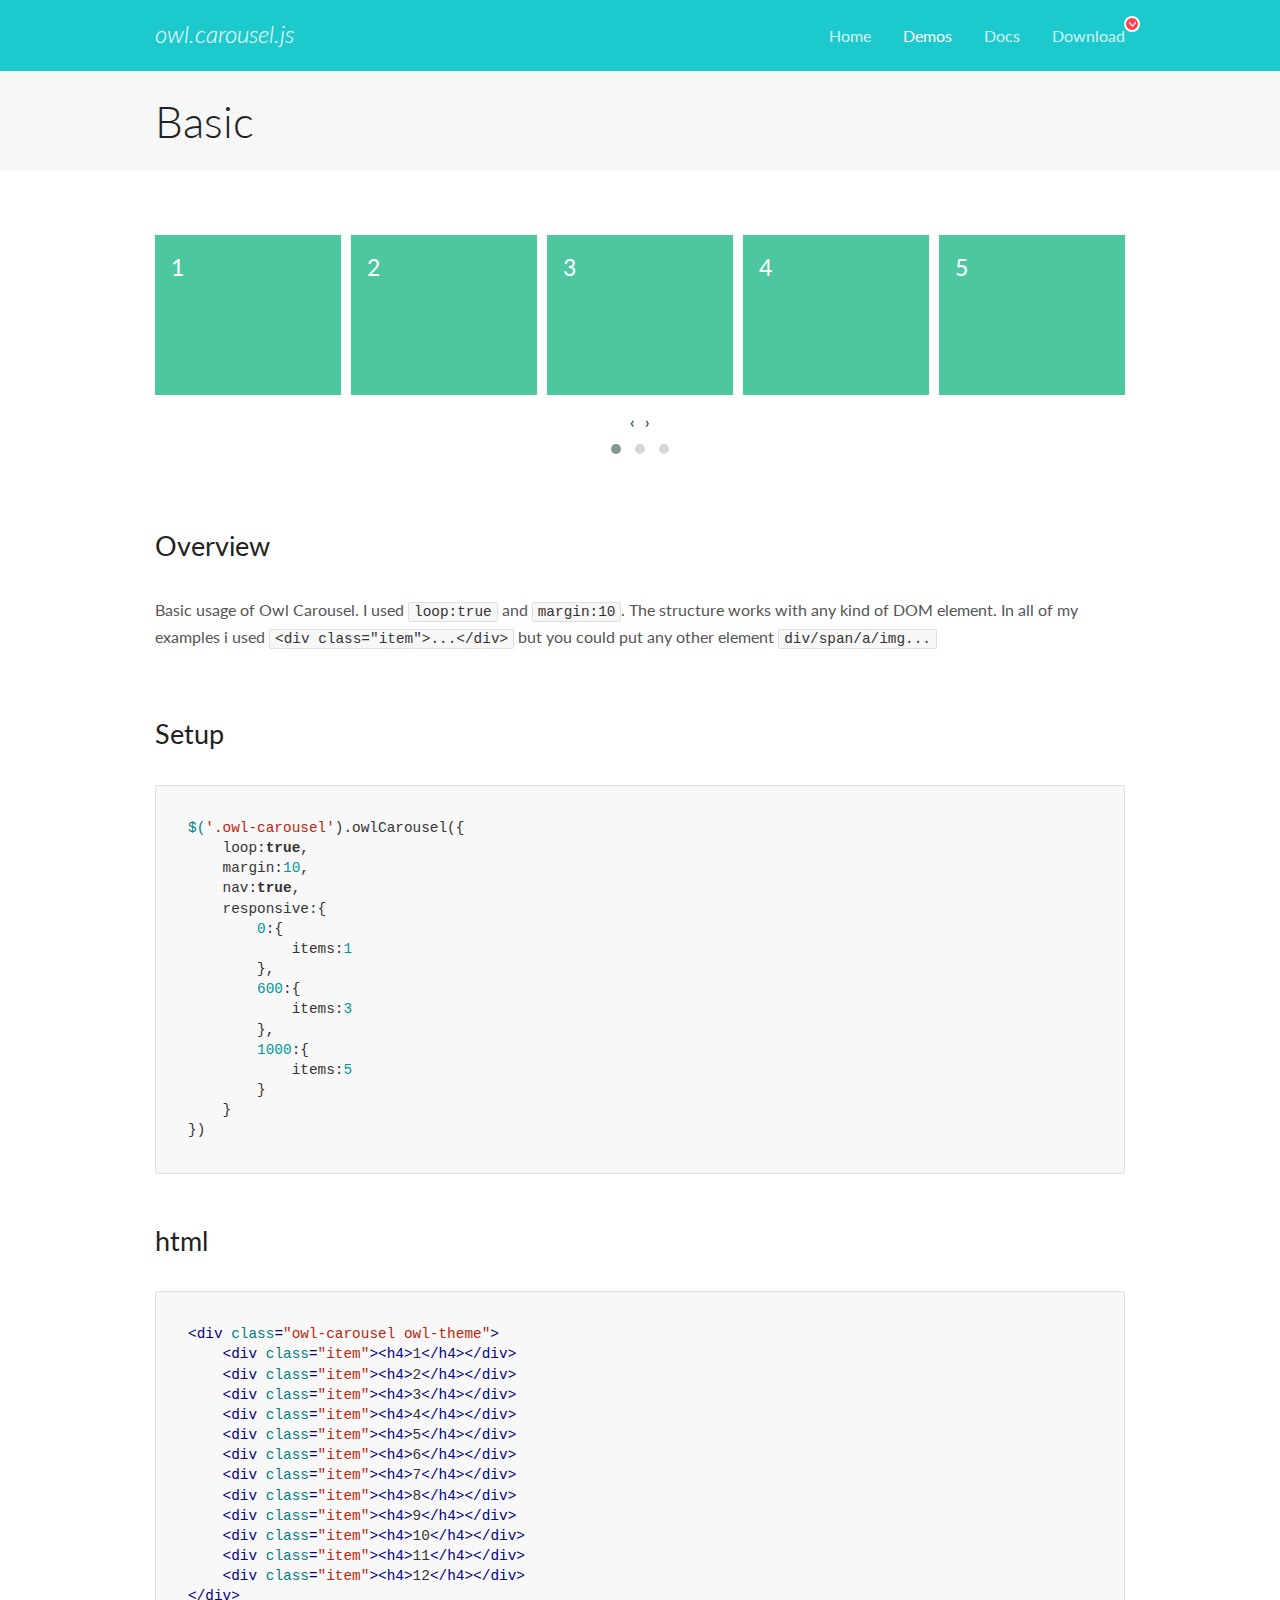
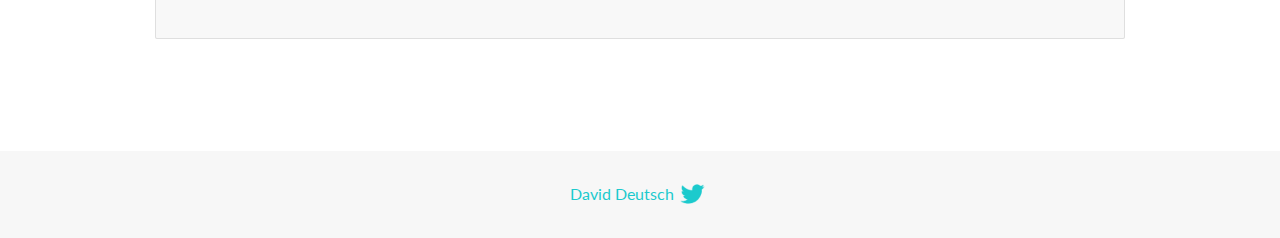
<file: extra/OwlCarousel2-2.3.4/OwlCarousel2-2.3.4/docs/demos/basic.html>
<!DOCTYPE html>
<html lang="en">
  <head>

    <!-- head -->
    <meta charset="utf-8">
    <meta name="msapplication-tap-highlight" content="no" />
    <meta name="viewport" content="width=device-width, initial-scale=1.0" />
    <meta name="description" content="Basic usage demo">
    <meta name="author" content="David Deutsch">
    <title>
      Basic Demo | Owl Carousel | 2.3.4
    </title>

    <!-- Stylesheets -->
    <link href='https://fonts.googleapis.com/css?family=Lato:300,400,700,400italic,300italic' rel='stylesheet' type='text/css'>
    <link rel="stylesheet" href="../assets/css/docs.theme.min.css">

    <!-- Owl Stylesheets -->
    <link rel="stylesheet" href="../assets/owlcarousel/assets/owl.carousel.min.css">
    <link rel="stylesheet" href="../assets/owlcarousel/assets/owl.theme.default.min.css">

    <!-- HTML5 shim and Respond.js IE8 support of HTML5 elements and media queries -->

    <!--[if lt IE 9]>
      <script src="https://oss.maxcdn.com/libs/html5shiv/3.7.0/html5shiv.js"></script>
      <script src="https://oss.maxcdn.com/libs/respond.js/1.3.0/respond.min.js"></script>
    <![endif]-->

    <!-- Favicons -->
    <link rel="apple-touch-icon-precomposed" sizes="144x144" href="../assets/ico/apple-touch-icon-144-precomposed.png">
    <link rel="shortcut icon" href="../assets/ico/favicon.png">
    <link rel="shortcut icon" href="favicon.ico">

    <!-- Yeah i know js should not be in header. Its required for demos.-->

    <!-- javascript -->
    <script src="../assets/vendors/jquery.min.js"></script>
    <script src="../assets/owlcarousel/owl.carousel.js"></script>
  </head>
  <body>

    <!-- header -->
    <header class="header">
      <div class="row">
        <div class="large-12 columns">
          <div class="brand left">
            <h3>
              <a href="/OwlCarousel2/">owl.carousel.js</a> 
            </h3>
          </div>
          <a id="toggle-nav" class="right">
            <span></span> <span></span> <span></span> 
          </a> 
          <div class="nav-bar">
            <ul class="clearfix">
              <li> <a href="/OwlCarousel2/index.html">Home</a>  </li>
              <li class="active">
                <a href="/OwlCarousel2/demos/demos.html">Demos</a> 
              </li>
              <li> <a href="/OwlCarousel2/docs/started-welcome.html">Docs</a>  </li>
              <li>
                <a href="https://github.com/OwlCarousel2/OwlCarousel2/archive/2.3.4.zip">Download</a> 
                <span class="download"></span> 
              </li>
            </ul>
          </div>
        </div>
      </div>
    </header>

    <!-- title -->
    <section class="title">
      <div class="row">
        <div class="large-12 columns">
          <h1>Basic</h1>
        </div>
      </div>
    </section>

    <!--  Demos -->
    <section id="demos">
      <div class="row">
        <div class="large-12 columns">
          <div class="owl-carousel owl-theme">
            <div class="item">
              <h4>1</h4>
            </div>
            <div class="item">
              <h4>2</h4>
            </div>
            <div class="item">
              <h4>3</h4>
            </div>
            <div class="item">
              <h4>4</h4>
            </div>
            <div class="item">
              <h4>5</h4>
            </div>
            <div class="item">
              <h4>6</h4>
            </div>
            <div class="item">
              <h4>7</h4>
            </div>
            <div class="item">
              <h4>8</h4>
            </div>
            <div class="item">
              <h4>9</h4>
            </div>
            <div class="item">
              <h4>10</h4>
            </div>
            <div class="item">
              <h4>11</h4>
            </div>
            <div class="item">
              <h4>12</h4>
            </div>
          </div>
          <h3 id="overview">Overview</h3>
          <p>Basic usage of Owl Carousel. I used <code>loop:true</code> and <code>margin:10</code>. The structure works with any kind of DOM element. In all of my examples i used <code>&lt;div class=&quot;item&quot;&gt;...&lt;/div&gt;</code> but you could
            put any other element <code>div/span/a/img...</code></p>
          <h3 id="setup">Setup</h3>
          <pre><code>$(&#39;.owl-carousel&#39;).owlCarousel({
    loop:true,
    margin:10,
    nav:true,
    responsive:{
        0:{
            items:1
        },
        600:{
            items:3
        },
        1000:{
            items:5
        }
    }
})</code></pre>
          <h3 id="html">html</h3>
          <pre><code>&lt;div class=&quot;owl-carousel owl-theme&quot;&gt;
    &lt;div class=&quot;item&quot;&gt;&lt;h4&gt;1&lt;/h4&gt;&lt;/div&gt;
    &lt;div class=&quot;item&quot;&gt;&lt;h4&gt;2&lt;/h4&gt;&lt;/div&gt;
    &lt;div class=&quot;item&quot;&gt;&lt;h4&gt;3&lt;/h4&gt;&lt;/div&gt;
    &lt;div class=&quot;item&quot;&gt;&lt;h4&gt;4&lt;/h4&gt;&lt;/div&gt;
    &lt;div class=&quot;item&quot;&gt;&lt;h4&gt;5&lt;/h4&gt;&lt;/div&gt;
    &lt;div class=&quot;item&quot;&gt;&lt;h4&gt;6&lt;/h4&gt;&lt;/div&gt;
    &lt;div class=&quot;item&quot;&gt;&lt;h4&gt;7&lt;/h4&gt;&lt;/div&gt;
    &lt;div class=&quot;item&quot;&gt;&lt;h4&gt;8&lt;/h4&gt;&lt;/div&gt;
    &lt;div class=&quot;item&quot;&gt;&lt;h4&gt;9&lt;/h4&gt;&lt;/div&gt;
    &lt;div class=&quot;item&quot;&gt;&lt;h4&gt;10&lt;/h4&gt;&lt;/div&gt;
    &lt;div class=&quot;item&quot;&gt;&lt;h4&gt;11&lt;/h4&gt;&lt;/div&gt;
    &lt;div class=&quot;item&quot;&gt;&lt;h4&gt;12&lt;/h4&gt;&lt;/div&gt;
&lt;/div&gt;</code></pre>
          <script>
            $(document).ready(function() {
              var owl = $('.owl-carousel');
              owl.owlCarousel({
                margin: 10,
                nav: true,
                loop: true,
                responsive: {
                  0: {
                    items: 1
                  },
                  600: {
                    items: 3
                  },
                  1000: {
                    items: 5
                  }
                }
              })
            })
          </script>
        </div>
      </div>
    </section>

    <!-- footer -->
    <footer class="footer">
      <div class="row">
        <div class="large-12 columns">
          <h5>
            <a href="/OwlCarousel2/docs/support-contact.html">David Deutsch</a> 
            <a id="custom-tweet-button" href="https://twitter.com/share?url=https://github.com/OwlCarousel2/OwlCarousel2&text=Owl Carousel - This is so awesome! " target="_blank"></a> 
          </h5>
        </div>
      </div>
    </footer>

    <!-- vendors -->
    <script src="../assets/vendors/highlight.js"></script>
    <script src="../assets/js/app.js"></script>
  </body>
</html>
</file>
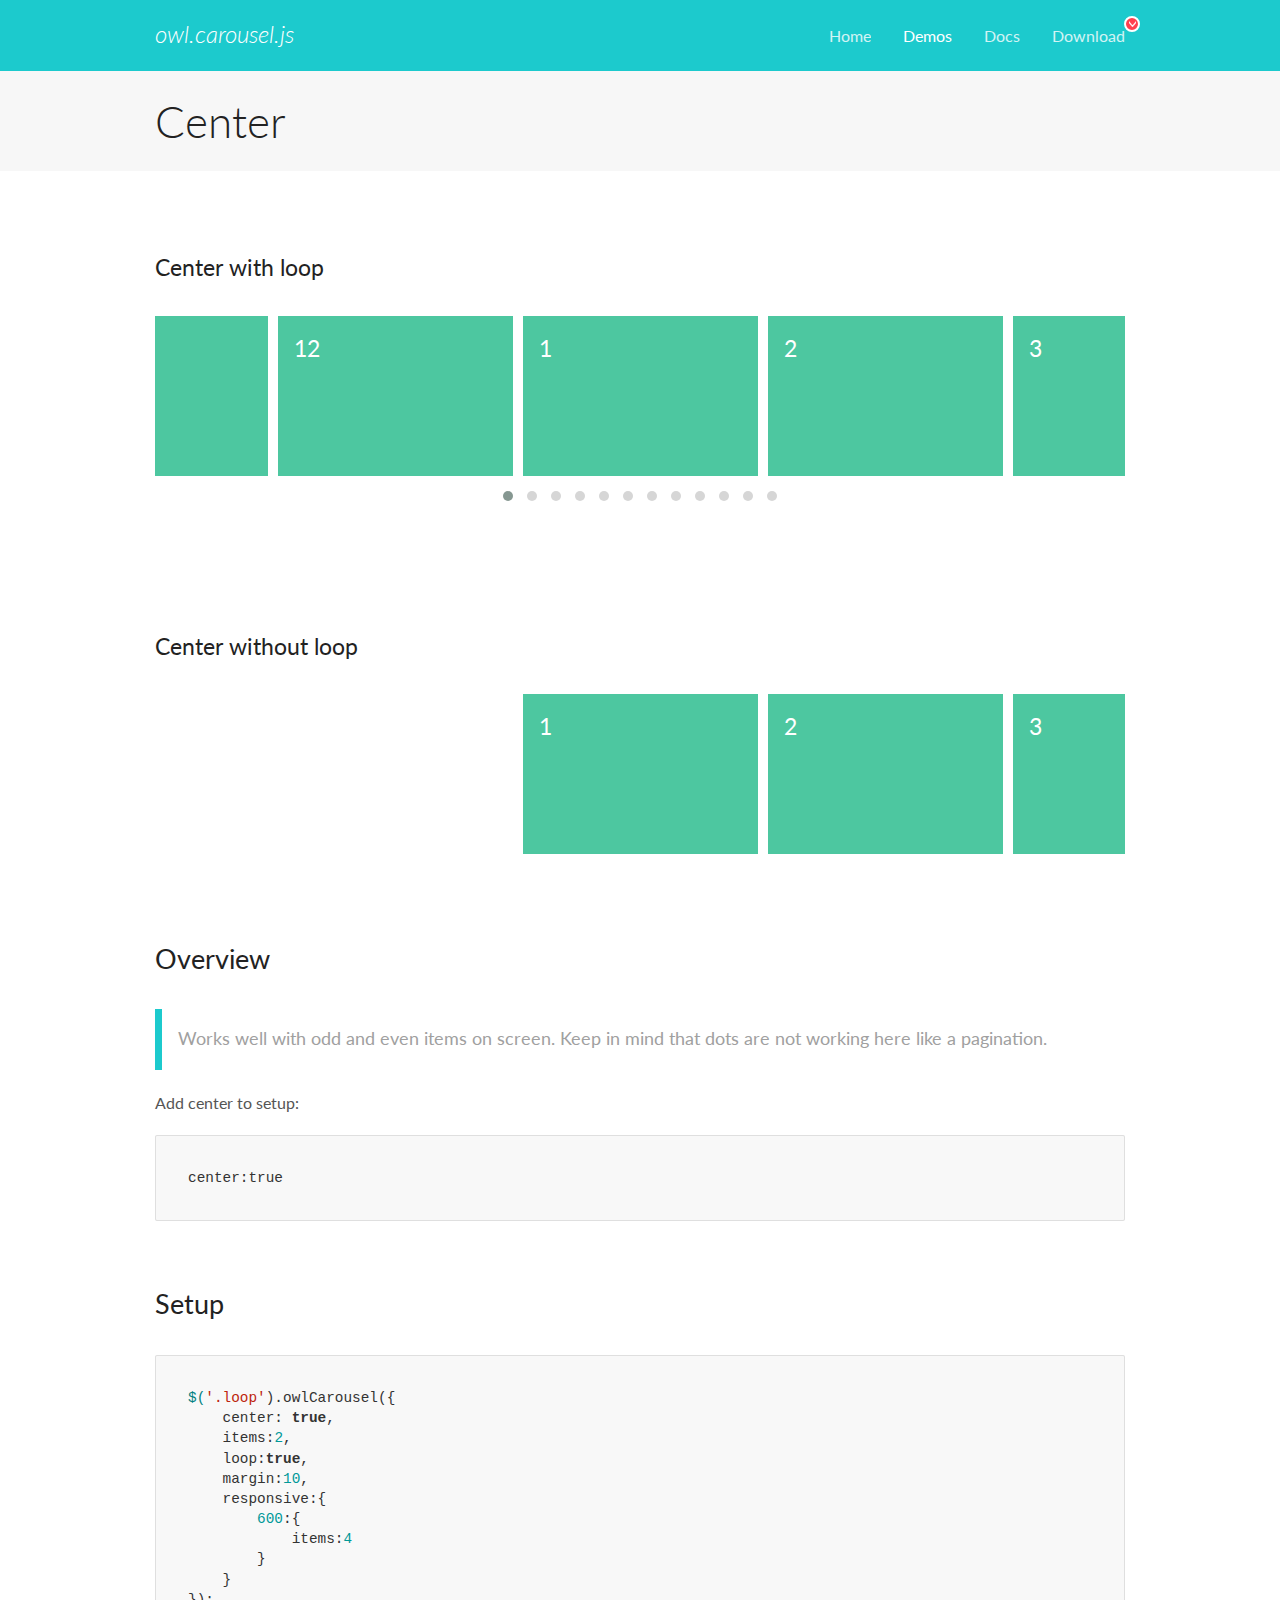
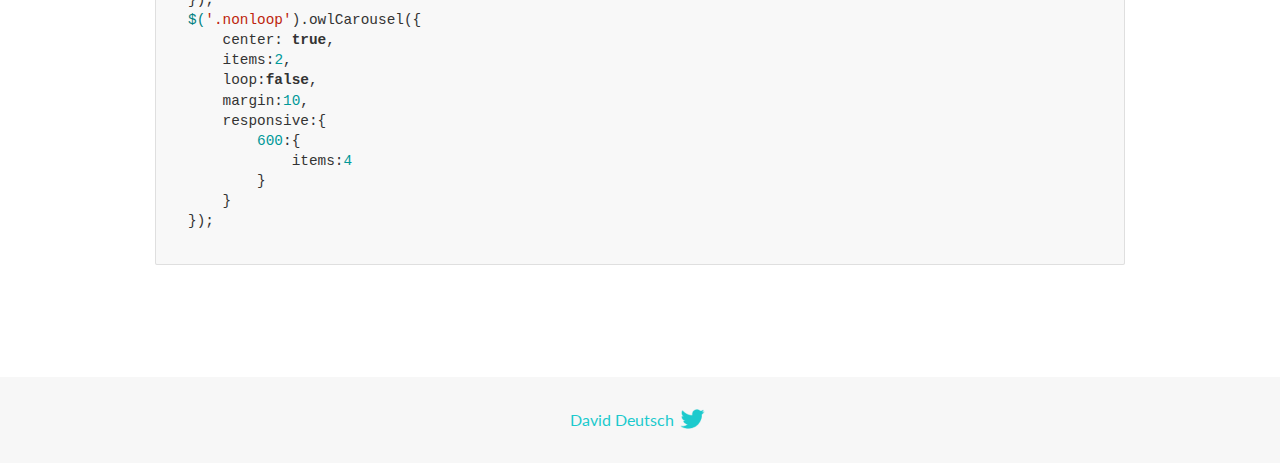
<file: extra/OwlCarousel2-2.3.4/OwlCarousel2-2.3.4/docs/demos/center.html>
<!DOCTYPE html>
<html lang="en">
  <head>

    <!-- head -->
    <meta charset="utf-8">
    <meta name="msapplication-tap-highlight" content="no" />
    <meta name="viewport" content="width=device-width, initial-scale=1.0" />
    <meta name="description" content="Center carousel">
    <meta name="author" content="David Deutsch">
    <title>
      Center Demo | Owl Carousel | 2.3.4
    </title>

    <!-- Stylesheets -->
    <link href='https://fonts.googleapis.com/css?family=Lato:300,400,700,400italic,300italic' rel='stylesheet' type='text/css'>
    <link rel="stylesheet" href="../assets/css/docs.theme.min.css">

    <!-- Owl Stylesheets -->
    <link rel="stylesheet" href="../assets/owlcarousel/assets/owl.carousel.min.css">
    <link rel="stylesheet" href="../assets/owlcarousel/assets/owl.theme.default.min.css">

    <!-- HTML5 shim and Respond.js IE8 support of HTML5 elements and media queries -->

    <!--[if lt IE 9]>
      <script src="https://oss.maxcdn.com/libs/html5shiv/3.7.0/html5shiv.js"></script>
      <script src="https://oss.maxcdn.com/libs/respond.js/1.3.0/respond.min.js"></script>
    <![endif]-->

    <!-- Favicons -->
    <link rel="apple-touch-icon-precomposed" sizes="144x144" href="../assets/ico/apple-touch-icon-144-precomposed.png">
    <link rel="shortcut icon" href="../assets/ico/favicon.png">
    <link rel="shortcut icon" href="favicon.ico">

    <!-- Yeah i know js should not be in header. Its required for demos.-->

    <!-- javascript -->
    <script src="../assets/vendors/jquery.min.js"></script>
    <script src="../assets/owlcarousel/owl.carousel.js"></script>
  </head>
  <body>

    <!-- header -->
    <header class="header">
      <div class="row">
        <div class="large-12 columns">
          <div class="brand left">
            <h3>
              <a href="/OwlCarousel2/">owl.carousel.js</a> 
            </h3>
          </div>
          <a id="toggle-nav" class="right">
            <span></span> <span></span> <span></span> 
          </a> 
          <div class="nav-bar">
            <ul class="clearfix">
              <li> <a href="/OwlCarousel2/index.html">Home</a>  </li>
              <li class="active">
                <a href="/OwlCarousel2/demos/demos.html">Demos</a> 
              </li>
              <li> <a href="/OwlCarousel2/docs/started-welcome.html">Docs</a>  </li>
              <li>
                <a href="https://github.com/OwlCarousel2/OwlCarousel2/archive/2.3.4.zip">Download</a> 
                <span class="download"></span> 
              </li>
            </ul>
          </div>
        </div>
      </div>
    </header>

    <!-- title -->
    <section class="title">
      <div class="row">
        <div class="large-12 columns">
          <h1>Center</h1>
        </div>
      </div>
    </section>

    <!--  Demos -->
    <section id="demos">
      <div class="row">
        <div class="large-12 columns">
          <h4 id="center-with-loop">Center with loop</h4>
          <div class="loop owl-carousel owl-theme">
            <div class="item">
              <h4>1</h4>
            </div>
            <div class="item">
              <h4>2</h4>
            </div>
            <div class="item">
              <h4>3</h4>
            </div>
            <div class="item">
              <h4>4</h4>
            </div>
            <div class="item">
              <h4>5</h4>
            </div>
            <div class="item">
              <h4>6</h4>
            </div>
            <div class="item">
              <h4>7</h4>
            </div>
            <div class="item">
              <h4>8</h4>
            </div>
            <div class="item">
              <h4>9</h4>
            </div>
            <div class="item">
              <h4>10</h4>
            </div>
            <div class="item">
              <h4>11</h4>
            </div>
            <div class="item">
              <h4>12</h4>
            </div>
          </div>
          <br>
          <h4 id="center-without-loop">Center without loop</h4>
          <div class="nonloop owl-carousel">
            <div class="item">
              <h4>1</h4>
            </div>
            <div class="item">
              <h4>2</h4>
            </div>
            <div class="item">
              <h4>3</h4>
            </div>
            <div class="item">
              <h4>4</h4>
            </div>
            <div class="item">
              <h4>5</h4>
            </div>
            <div class="item">
              <h4>6</h4>
            </div>
            <div class="item">
              <h4>7</h4>
            </div>
            <div class="item">
              <h4>8</h4>
            </div>
            <div class="item">
              <h4>9</h4>
            </div>
            <div class="item">
              <h4>10</h4>
            </div>
            <div class="item">
              <h4>11</h4>
            </div>
            <div class="item">
              <h4>12</h4>
            </div>
          </div>
          <h3 id="overview">Overview</h3>
          <blockquote>
            <p>Works well with odd and even items on screen. Keep in mind that dots are not working here like a pagination.</p>
          </blockquote>
          <p>Add center to setup:</p>
          <pre><code>center:true</code></pre>
          <h3 id="setup">Setup</h3>
          <pre><code>$(&#39;.loop&#39;).owlCarousel({
    center: true,
    items:2,
    loop:true,
    margin:10,
    responsive:{
        600:{
            items:4
        }
    }
});
$(&#39;.nonloop&#39;).owlCarousel({
    center: true,
    items:2,
    loop:false,
    margin:10,
    responsive:{
        600:{
            items:4
        }
    }
});</code></pre>
          <script>
            jQuery(document).ready(function($) {
              $('.loop').owlCarousel({
                center: true,
                items: 2,
                loop: true,
                margin: 10,
                responsive: {
                  600: {
                    items: 4
                  }
                }
              });
              $('.nonloop').owlCarousel({
                center: true,
                items: 2,
                loop: false,
                margin: 10,
                responsive: {
                  600: {
                    items: 4
                  }
                }
              });
            });
          </script>
        </div>
      </div>
    </section>

    <!-- footer -->
    <footer class="footer">
      <div class="row">
        <div class="large-12 columns">
          <h5>
            <a href="/OwlCarousel2/docs/support-contact.html">David Deutsch</a> 
            <a id="custom-tweet-button" href="https://twitter.com/share?url=https://github.com/OwlCarousel2/OwlCarousel2&text=Owl Carousel - This is so awesome! " target="_blank"></a> 
          </h5>
        </div>
      </div>
    </footer>

    <!-- vendors -->
    <script src="../assets/vendors/highlight.js"></script>
    <script src="../assets/js/app.js"></script>
  </body>
</html>
</file>
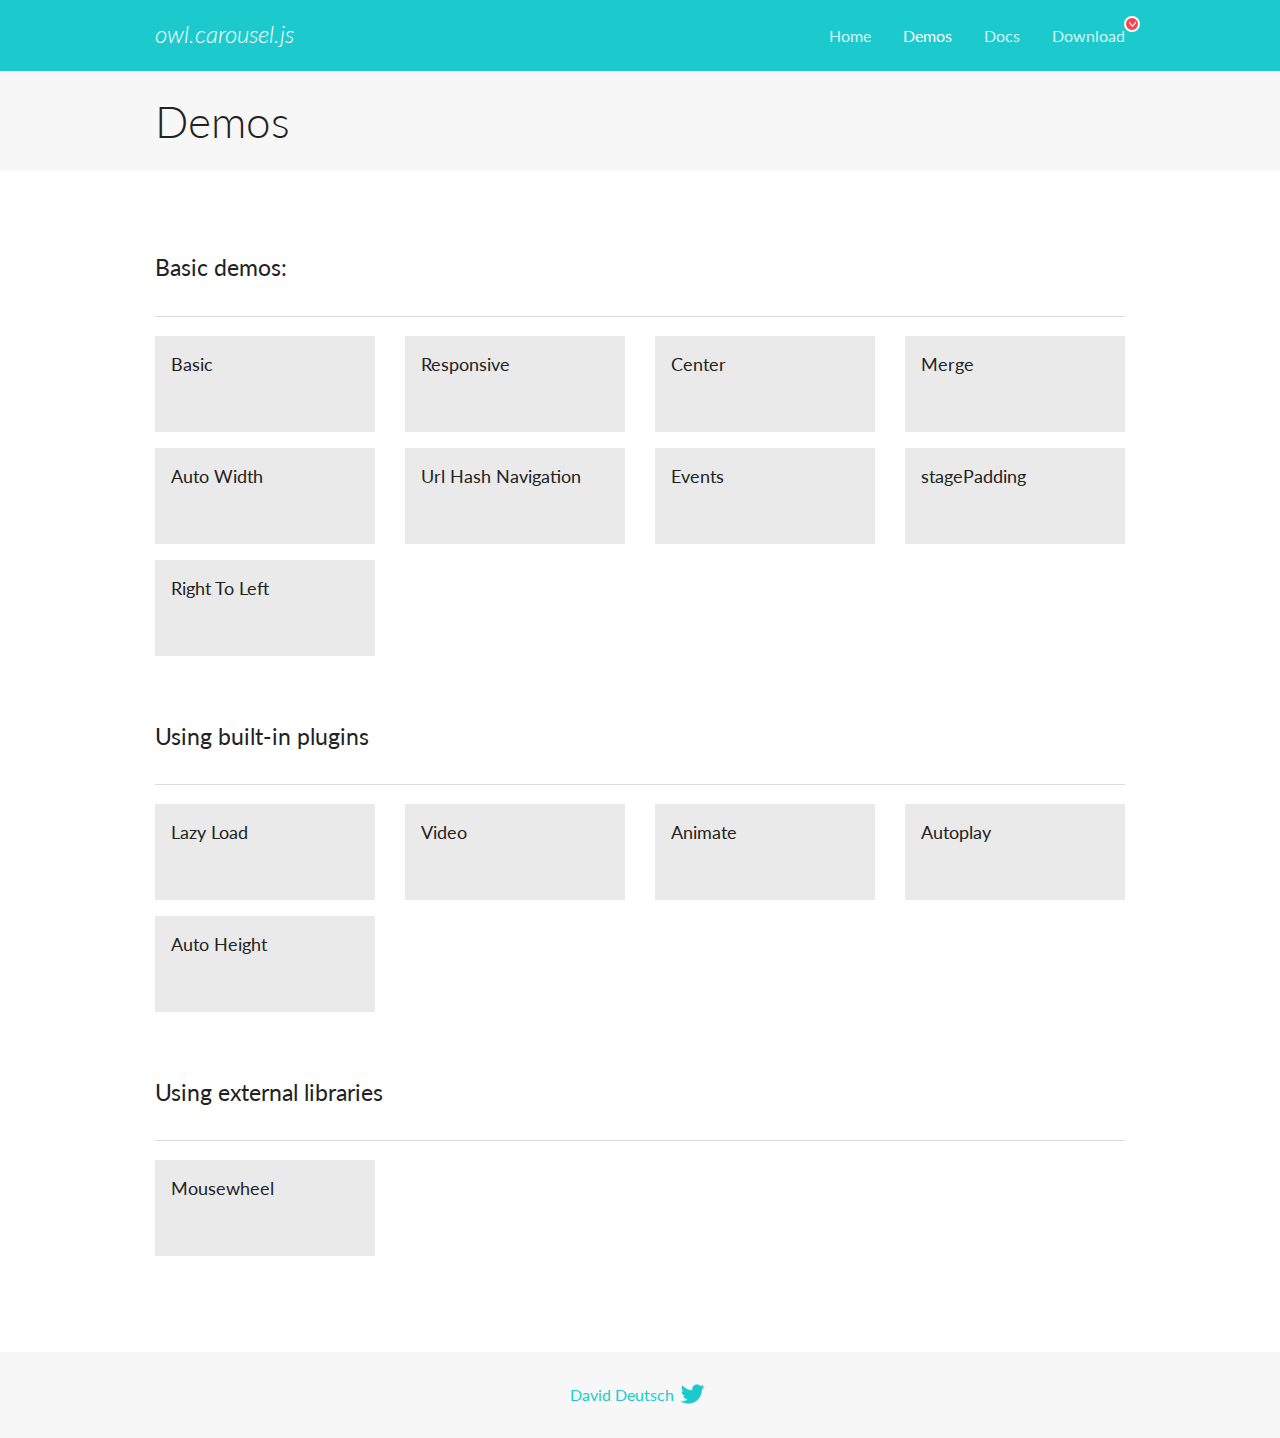
<file: extra/OwlCarousel2-2.3.4/OwlCarousel2-2.3.4/docs/demos/demos.html>
<!DOCTYPE html>
<html lang="en">
  <head>

    <!-- head -->
    <meta charset="utf-8">
    <meta name="msapplication-tap-highlight" content="no" />
    <meta name="viewport" content="width=device-width, initial-scale=1.0" />
    <meta name="description" content="A list of Owl Carousel examples.">
    <meta name="author" content="David Deutsch">
    <title>
      Demos | Owl Carousel | 2.3.4
    </title>

    <!-- Stylesheets -->
    <link href='https://fonts.googleapis.com/css?family=Lato:300,400,700,400italic,300italic' rel='stylesheet' type='text/css'>
    <link rel="stylesheet" href="../assets/css/docs.theme.min.css">

    <!-- Owl Stylesheets -->
    <link rel="stylesheet" href="../assets/owlcarousel/assets/owl.carousel.min.css">
    <link rel="stylesheet" href="../assets/owlcarousel/assets/owl.theme.default.min.css">

    <!-- HTML5 shim and Respond.js IE8 support of HTML5 elements and media queries -->

    <!--[if lt IE 9]>
      <script src="https://oss.maxcdn.com/libs/html5shiv/3.7.0/html5shiv.js"></script>
      <script src="https://oss.maxcdn.com/libs/respond.js/1.3.0/respond.min.js"></script>
    <![endif]-->

    <!-- Favicons -->
    <link rel="apple-touch-icon-precomposed" sizes="144x144" href="../assets/ico/apple-touch-icon-144-precomposed.png">
    <link rel="shortcut icon" href="../assets/ico/favicon.png">
    <link rel="shortcut icon" href="favicon.ico">

    <!-- Yeah i know js should not be in header. Its required for demos.-->

    <!-- javascript -->
    <script src="../assets/vendors/jquery.min.js"></script>
    <script src="../assets/owlcarousel/owl.carousel.js"></script>
  </head>
  <body>

    <!-- header -->
    <header class="header">
      <div class="row">
        <div class="large-12 columns">
          <div class="brand left">
            <h3>
              <a href="/OwlCarousel2/">owl.carousel.js</a> 
            </h3>
          </div>
          <a id="toggle-nav" class="right">
            <span></span> <span></span> <span></span> 
          </a> 
          <div class="nav-bar">
            <ul class="clearfix">
              <li> <a href="/OwlCarousel2/index.html">Home</a>  </li>
              <li class="active">
                <a href="/OwlCarousel2/demos/demos.html">Demos</a> 
              </li>
              <li> <a href="/OwlCarousel2/docs/started-welcome.html">Docs</a>  </li>
              <li>
                <a href="https://github.com/OwlCarousel2/OwlCarousel2/archive/2.3.4.zip">Download</a> 
                <span class="download"></span> 
              </li>
            </ul>
          </div>
        </div>
      </div>
    </header>

    <!-- title -->
    <section class="title">
      <div class="row">
        <div class="large-12 columns">
          <h1>Demos</h1>
        </div>
      </div>
    </section>

    <!--  Demos -->
    <section id="demos">
      <div class="row">
        <div class="large-12 columns">
          <h4 id="basic-demos-">Basic demos:</h4>
          <hr>
          <div class="demo-list">
            <div class="row">
              <div class="small-6 medium-4 large-3 columns">
                <a href="basic.html" class="demo-block">
                  <h5>Basic </h5>
                </a> 
              </div>
              <div class="small-6 medium-4 large-3 columns">
                <a href="responsive.html" class="demo-block">
                  <h5>Responsive </h5>
                </a> 
              </div>
              <div class="small-6 medium-4 large-3 columns">
                <a href="center.html" class="demo-block">
                  <h5>Center </h5>
                </a> 
              </div>
              <div class="small-6 medium-4 large-3 columns">
                <a href="merge.html" class="demo-block">
                  <h5>Merge </h5>
                </a> 
              </div>
              <div class="small-6 medium-4 large-3 columns">
                <a href="autowidth.html" class="demo-block">
                  <h5>Auto Width </h5>
                </a> 
              </div>
              <div class="small-6 medium-4 large-3 columns">
                <a href="urlhashnav.html" class="demo-block">
                  <h5>Url Hash Navigation </h5>
                </a> 
              </div>
              <div class="small-6 medium-4 large-3 columns">
                <a href="events.html" class="demo-block">
                  <h5>Events </h5>
                </a> 
              </div>
              <div class="small-6 medium-4 large-3 columns">
                <a href="stagepadding.html" class="demo-block">
                  <h5>stagePadding </h5>
                </a> 
              </div>
              <div class="small-6 medium-4 large-3 columns">
                <a href="rtl.html" class="demo-block">
                  <h5>Right To Left </h5>
                </a> 
              </div>
            </div>
          </div>
          <h4 id="using-built-in-plugins">Using built-in plugins</h4>
          <hr>
          <div class="demo-list">
            <div class="row">
              <div class="small-6 medium-4 large-3 columns">
                <a href="lazyLoad.html" class="demo-block">
                  <h5>Lazy Load </h5>
                </a> 
              </div>
              <div class="small-6 medium-4 large-3 columns">
                <a href="video.html" class="demo-block">
                  <h5>Video </h5>
                </a> 
              </div>
              <div class="small-6 medium-4 large-3 columns">
                <a href="animate.html" class="demo-block">
                  <h5>Animate </h5>
                </a> 
              </div>
              <div class="small-6 medium-4 large-3 columns">
                <a href="autoplay.html" class="demo-block">
                  <h5>Autoplay </h5>
                </a> 
              </div>
              <div class="small-6 medium-4 large-3 columns">
                <a href="autoheight.html" class="demo-block">
                  <h5>Auto Height </h5>
                </a> 
              </div>
            </div>
          </div>
          <h4 id="using-external-libraries">Using external libraries</h4>
          <hr>
          <div class="demo-list">
            <div class="row">
              <div class="small-6 medium-4 large-3 columns">
                <a href="mousewheel.html" class="demo-block">
                  <h5>Mousewheel </h5>
                </a> 
              </div>
            </div>
          </div>
        </div>
      </div>
    </section>

    <!-- footer -->
    <footer class="footer">
      <div class="row">
        <div class="large-12 columns">
          <h5>
            <a href="/OwlCarousel2/docs/support-contact.html">David Deutsch</a> 
            <a id="custom-tweet-button" href="https://twitter.com/share?url=https://github.com/OwlCarousel2/OwlCarousel2&text=Owl Carousel - This is so awesome! " target="_blank"></a> 
          </h5>
        </div>
      </div>
    </footer>

    <!-- vendors -->
    <script src="../assets/vendors/highlight.js"></script>
    <script src="../assets/js/app.js"></script>
  </body>
</html>
</file>
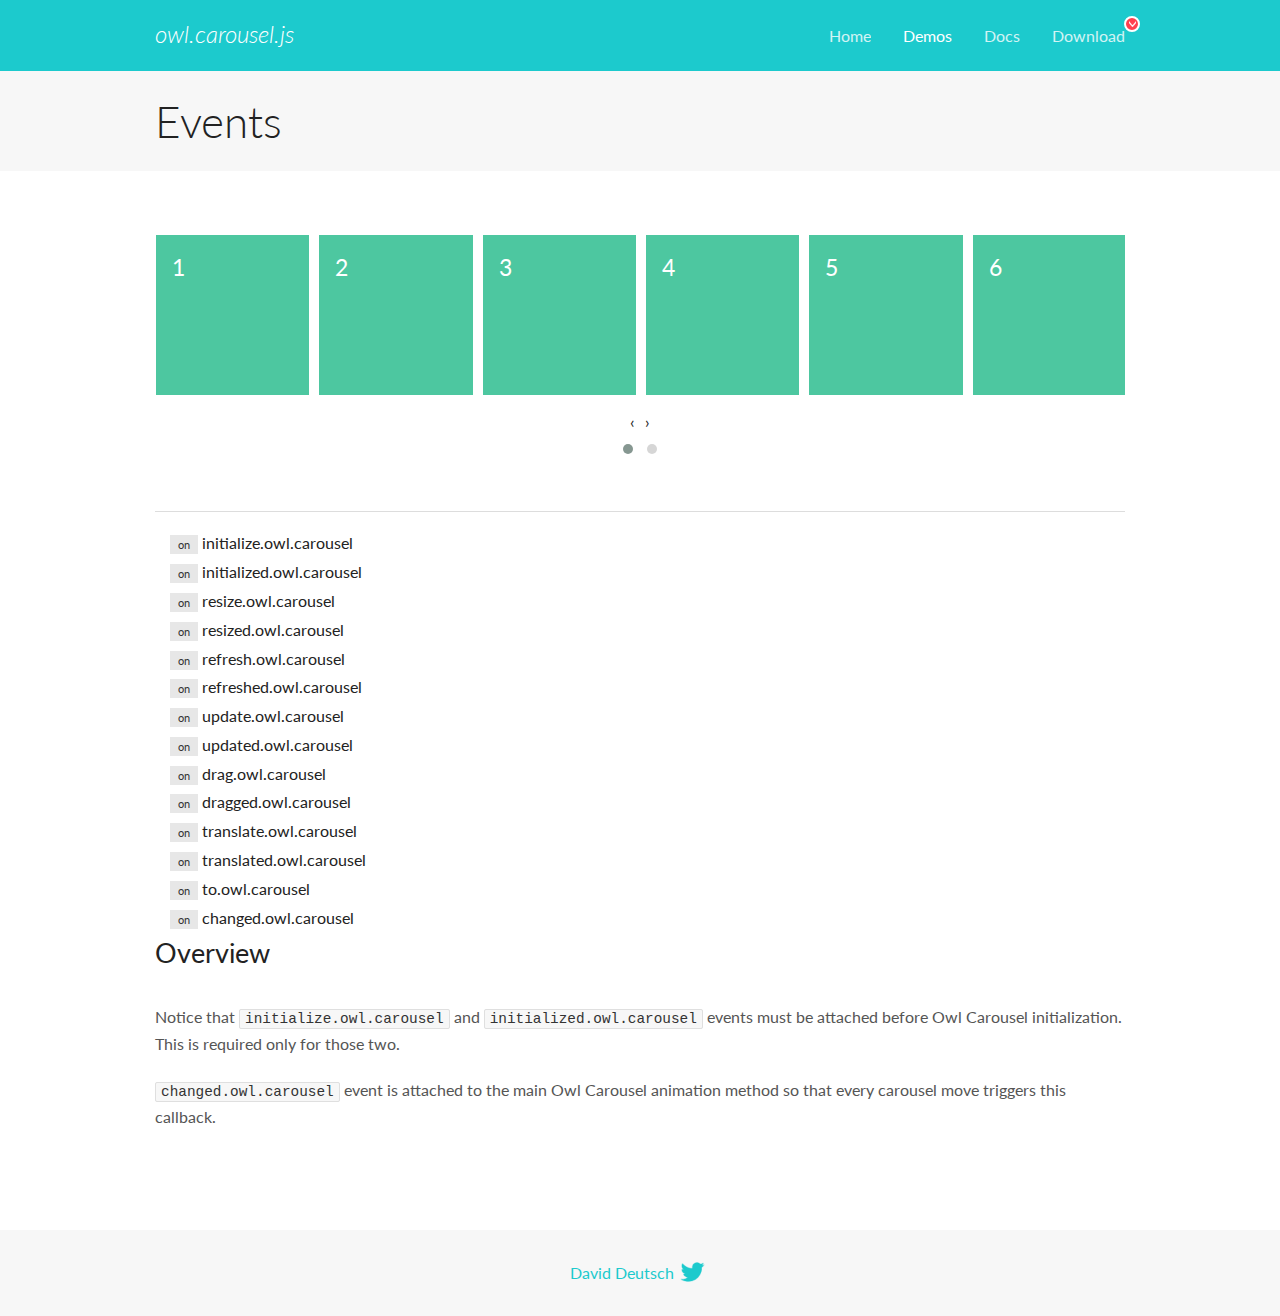
<file: extra/OwlCarousel2-2.3.4/OwlCarousel2-2.3.4/docs/demos/events.html>
<!DOCTYPE html>
<html lang="en">
  <head>

    <!-- head -->
    <meta charset="utf-8">
    <meta name="msapplication-tap-highlight" content="no" />
    <meta name="viewport" content="width=device-width, initial-scale=1.0" />
    <meta name="description" content="Events usage demo">
    <meta name="author" content="David Deutsch">
    <title>
      Events Demo | Owl Carousel | 2.3.4
    </title>

    <!-- Stylesheets -->
    <link href='https://fonts.googleapis.com/css?family=Lato:300,400,700,400italic,300italic' rel='stylesheet' type='text/css'>
    <link rel="stylesheet" href="../assets/css/docs.theme.min.css">

    <!-- Owl Stylesheets -->
    <link rel="stylesheet" href="../assets/owlcarousel/assets/owl.carousel.min.css">
    <link rel="stylesheet" href="../assets/owlcarousel/assets/owl.theme.default.min.css">

    <!-- HTML5 shim and Respond.js IE8 support of HTML5 elements and media queries -->

    <!--[if lt IE 9]>
      <script src="https://oss.maxcdn.com/libs/html5shiv/3.7.0/html5shiv.js"></script>
      <script src="https://oss.maxcdn.com/libs/respond.js/1.3.0/respond.min.js"></script>
    <![endif]-->

    <!-- Favicons -->
    <link rel="apple-touch-icon-precomposed" sizes="144x144" href="../assets/ico/apple-touch-icon-144-precomposed.png">
    <link rel="shortcut icon" href="../assets/ico/favicon.png">
    <link rel="shortcut icon" href="favicon.ico">

    <!-- Yeah i know js should not be in header. Its required for demos.-->

    <!-- javascript -->
    <script src="../assets/vendors/jquery.min.js"></script>
    <script src="../assets/owlcarousel/owl.carousel.js"></script>
  </head>
  <body>

    <!-- header -->
    <header class="header">
      <div class="row">
        <div class="large-12 columns">
          <div class="brand left">
            <h3>
              <a href="/OwlCarousel2/">owl.carousel.js</a> 
            </h3>
          </div>
          <a id="toggle-nav" class="right">
            <span></span> <span></span> <span></span> 
          </a> 
          <div class="nav-bar">
            <ul class="clearfix">
              <li> <a href="/OwlCarousel2/index.html">Home</a>  </li>
              <li class="active">
                <a href="/OwlCarousel2/demos/demos.html">Demos</a> 
              </li>
              <li> <a href="/OwlCarousel2/docs/started-welcome.html">Docs</a>  </li>
              <li>
                <a href="https://github.com/OwlCarousel2/OwlCarousel2/archive/2.3.4.zip">Download</a> 
                <span class="download"></span> 
              </li>
            </ul>
          </div>
        </div>
      </div>
    </header>

    <!-- title -->
    <section class="title">
      <div class="row">
        <div class="large-12 columns">
          <h1>Events</h1>
        </div>
      </div>
    </section>

    <!--  Demos -->
    <section id="demos">
      <div class="row">
        <div class="large-12 columns">
          <div class="owl-carousel owl-theme">
            <div class="item">
              <h4>1</h4>
            </div>
            <div class="item">
              <h4>2</h4>
            </div>
            <div class="item">
              <h4>3</h4>
            </div>
            <div class="item">
              <h4>4</h4>
            </div>
            <div class="item">
              <h4>5</h4>
            </div>
            <div class="item">
              <h4>6</h4>
            </div>
            <div class="item">
              <h4>7</h4>
            </div>
            <div class="item">
              <h4>8</h4>
            </div>
            <div class="item">
              <h4>9</h4>
            </div>
            <div class="item">
              <h4>10</h4>
            </div>
            <div class="item">
              <h4>11</h4>
            </div>
            <div class="item">
              <h4>12</h4>
            </div>
          </div>
          <hr>
          <div class="large-12 columns callbacks">
            <div><span class="label secondary initialize">on</span>  initialize.owl.carousel </div>
            <div><span class="label secondary initialized">on</span>  initialized.owl.carousel </div>
            <div><span class="label secondary resize">on</span>  resize.owl.carousel </div>
            <div><span class="label secondary resized">on</span>  resized.owl.carousel </div>
            <div><span class="label secondary refresh">on</span>  refresh.owl.carousel </div>
            <div><span class="label secondary refreshed">on</span>  refreshed.owl.carousel </div>
            <div><span class="label secondary update">on</span>  update.owl.carousel </div>
            <div><span class="label secondary updated">on</span>  updated.owl.carousel </div>
            <div><span class="label secondary drag">on</span>  drag.owl.carousel </div>
            <div><span class="label secondary dragged">on</span>  dragged.owl.carousel </div>
            <div><span class="label secondary translate">on</span>  translate.owl.carousel </div>
            <div><span class="label secondary translated">on</span>  translated.owl.carousel </div>
            <div><span class="label secondary to">on</span>  to.owl.carousel </div>
            <div><span class="label secondary changed">on</span>  changed.owl.carousel </div>
          </div>
          <h3 id="overview">Overview</h3>
          <p>Notice that <code>initialize.owl.carousel</code> and <code>initialized.owl.carousel</code> events must be attached before Owl Carousel initialization. This is required only for those two.</p>
          <p><code>changed.owl.carousel</code> event is attached to the main Owl Carousel animation method so that every carousel move triggers this callback.</p>
          <script>
            jQuery(document).ready(function($) {
              var owl = $('.owl-carousel');
              owl.on('initialize.owl.carousel initialized.owl.carousel ' +
                'initialize.owl.carousel initialize.owl.carousel ' +
                'resize.owl.carousel resized.owl.carousel ' +
                'refresh.owl.carousel refreshed.owl.carousel ' +
                'update.owl.carousel updated.owl.carousel ' +
                'drag.owl.carousel dragged.owl.carousel ' +
                'translate.owl.carousel translated.owl.carousel ' +
                'to.owl.carousel changed.owl.carousel',
                function(e) {
                  $('.' + e.type)
                    .removeClass('secondary')
                    .addClass('success');
                  window.setTimeout(function() {
                    $('.' + e.type)
                      .removeClass('success')
                      .addClass('secondary');
                  }, 500);
                });
              owl.owlCarousel({
                loop: true,
                nav: true,
                lazyLoad: true,
                margin: 10,
                video: true,
                responsive: {
                  0: {
                    items: 1
                  },
                  600: {
                    items: 3
                  },
                  960: {
                    items: 5,
                  },
                  1200: {
                    items: 6
                  }
                }
              });
            });
          </script>
        </div>
      </div>
    </section>

    <!-- footer -->
    <footer class="footer">
      <div class="row">
        <div class="large-12 columns">
          <h5>
            <a href="/OwlCarousel2/docs/support-contact.html">David Deutsch</a> 
            <a id="custom-tweet-button" href="https://twitter.com/share?url=https://github.com/OwlCarousel2/OwlCarousel2&text=Owl Carousel - This is so awesome! " target="_blank"></a> 
          </h5>
        </div>
      </div>
    </footer>

    <!-- vendors -->
    <script src="../assets/vendors/highlight.js"></script>
    <script src="../assets/js/app.js"></script>
  </body>
</html>
</file>
<file: css/fonts.css.css>
@font-face {
    font-family: 'Roboto';
    src: url('../font/Roboto-Black.woff2') format('woff2'),
        url('../font/Roboto-Black.woff') format('woff');
    font-weight: 900;
    font-style: normal;
    font-display: swap;
}

@font-face {
    font-family: 'Roboto';
    src: url('../font/Roboto-Bold.woff2') format('woff2'),
        url('../font/Roboto-Bold.woff') format('woff');
    font-weight: bold;
    font-style: normal;
    font-display: swap;
}

@font-face {
    font-family: 'Roboto';
    src: url('../font/Roboto-BlackItalic.woff2') format('woff2'),
        url('../font/Roboto-BlackItalic.woff') format('woff');
    font-weight: 900;
    font-style: italic;
    font-display: swap;
}

@font-face {
    font-family: 'Roboto';
    src: url('../font/Roboto-MediumItalic.woff2') format('woff2'),
        url('../font/Roboto-MediumItalic.woff') format('woff');
    font-weight: 500;
    font-style: italic;
    font-display: swap;
}

@font-face {
    font-family: 'Roboto';
    src: url('../font/Roboto-LightItalic.woff2') format('woff2'),
        url('../font/Roboto-LightItalic.woff') format('woff');
    font-weight: 300;
    font-style: italic;
    font-display: swap;
}

@font-face {
    font-family: 'Roboto';
    src: url('../font/Roboto-BoldItalic.woff2') format('woff2'),
        url('../font/Roboto-BoldItalic.woff') format('woff');
    font-weight: bold;
    font-style: italic;
    font-display: swap;
}

@font-face {
    font-family: 'Roboto';
    src: url('../font/Roboto-ThinItalic.woff2') format('woff2'),
        url('../font/Roboto-ThinItalic.woff') format('woff');
    font-weight: 100;
    font-style: italic;
    font-display: swap;
}

@font-face {
    font-family: 'Roboto';
    src: url('../font/Roboto-Thin.woff2') format('woff2'),
        url('../font/Roboto-Thin.woff') format('woff');
    font-weight: 100;
    font-style: normal;
    font-display: swap;
}

@font-face {
    font-family: 'Roboto';
    src: url('../font/Roboto-Regular.woff2') format('woff2'),
        url('../font/Roboto-Regular.woff') format('woff');
    font-weight: normal;
    font-style: normal;
    font-display: swap;
}

@font-face {
    font-family: 'Roboto';
    src: url('../font/Roboto-Light.woff2') format('woff2'),
        url('../font/Roboto-Light.woff') format('woff');
    font-weight: 300;
    font-style: normal;
    font-display: swap;
}

@font-face {
    font-family: 'Roboto';
    src: url('../font/Roboto-Medium.woff2') format('woff2'),
        url('../font/Roboto-Medium.woff') format('woff');
    font-weight: 500;
    font-style: normal;
    font-display: swap;
}

@font-face {
    font-family: 'Roboto';
    src: url('../font/Roboto-Italic.woff2') format('woff2'),
        url('../font/Roboto-Italic.woff') format('woff');
    font-weight: normal;
    font-style: italic;
    font-display: swap;
}

@font-face {
    font-family: 'Rubik';
    src: url('../font/Rubik-LightItalic.woff2') format('woff2'),
        url('../font/Rubik-LightItalic.woff') format('woff');
    font-weight: 300;
    font-style: italic;
    font-display: swap;
}

@font-face {
    font-family: 'Rubik';
    src: url('../font/Rubik-Light.woff2') format('woff2'),
        url('../font/Rubik-Light.woff') format('woff');
    font-weight: 300;
    font-style: normal;
    font-display: swap;
}

@font-face {
    font-family: 'Rubik';
    src: url('../font/Rubik-BoldItalic.woff2') format('woff2'),
        url('../font/Rubik-BoldItalic.woff') format('woff');
    font-weight: bold;
    font-style: italic;
    font-display: swap;
}

@font-face {
    font-family: 'Rubik';
    src: url('../font/Rubik-ExtraBold.woff2') format('woff2'),
        url('../font/Rubik-ExtraBold.woff') format('woff');
    font-weight: bold;
    font-style: normal;
    font-display: swap;
}

@font-face {
    font-family: 'Rubik';
    src: url('../font/Rubik-Italic.woff2') format('woff2'),
        url('../font/Rubik-Italic.woff') format('woff');
    font-weight: normal;
    font-style: italic;
    font-display: swap;
}

@font-face {
    font-family: 'Rubik';
    src: url('../font/Rubik-Black.woff2') format('woff2'),
        url('../font/Rubik-Black.woff') format('woff');
    font-weight: 900;
    font-style: normal;
    font-display: swap;
}

@font-face {
    font-family: 'Rubik';
    src: url('../font/Rubik-Light.woff2') format('woff2'),
        url('../font/Rubik-Light.woff') format('woff');
    font-weight: 300;
    font-style: normal;
    font-display: swap;
}

@font-face {
    font-family: 'Rubik';
    src: url('../font/Rubik-LightItalic.woff2') format('woff2'),
        url('../font/Rubik-LightItalic.woff') format('woff');
    font-weight: 300;
    font-style: italic;
    font-display: swap;
}

@font-face {
    font-family: 'Rubik';
    src: url('../font/Rubik-ExtraBoldItalic.woff2') format('woff2'),
        url('../font/Rubik-ExtraBoldItalic.woff') format('woff');
    font-weight: bold;
    font-style: italic;
    font-display: swap;
}

@font-face {
    font-family: 'Rubik';
    src: url('../font/Rubik-BlackItalic.woff2') format('woff2'),
        url('../font/Rubik-BlackItalic.woff') format('woff');
    font-weight: 900;
    font-style: italic;
    font-display: swap;
}

@font-face {
    font-family: 'Rubik';
    src: url('../font/Rubik-Bold.woff2') format('woff2'),
        url('../font/Rubik-Bold.woff') format('woff');
    font-weight: bold;
    font-style: normal;
    font-display: swap;
}

@font-face {
    font-family: 'Rubik';
    src: url('../font/Rubik-Regular.woff2') format('woff2'),
        url('../font/Rubik-Regular.woff') format('woff');
    font-weight: normal;
    font-style: normal;
    font-display: swap;
}

@font-face {
    font-family: 'Rubik';
    src: url('../font/Rubik-SemiBoldItalic.woff2') format('woff2'),
        url('../font/Rubik-SemiBoldItalic.woff') format('woff');
    font-weight: 600;
    font-style: italic;
    font-display: swap;
}

@font-face {
    font-family: 'Rubik';
    src: url('../font/Rubik-Medium.woff2') format('woff2'),
        url('../font/Rubik-Medium.woff') format('woff');
    font-weight: 500;
    font-style: normal;
    font-display: swap;
}

@font-face {
    font-family: 'Rubik';
    src: url('../font/Rubik-SemiBold.woff2') format('woff2'),
        url('../font/Rubik-SemiBold.woff') format('woff');
    font-weight: 600;
    font-style: normal;
    font-display: swap;
}

@font-face {
    font-family: 'Rubik';
    src: url('../font/Rubik-MediumItalic.woff2') format('woff2'),
        url('../font/Rubik-MediumItalic.woff') format('woff');
    font-weight: 500;
    font-style: italic;
    font-display: swap;
}
</file>
<file: css/style.css>
*{
    margin: 0;
    box-sizing: border-box;
}
:root{
    --primary-color: #333333;
    --secondary-color: #ffb606;
    --white-color: #fff;
    --black-color: #000;
   --font-color:#666666;
    --primary-font: 'Roboto';
    --secondary-font: 'Rubik';
    --gutter-padding:15px;
    --gutter-padding:15px:
}
body{
    font-size: 16px;
   font-weight: 500;
    background-color: var(--white-color);
    font-family: var(--primary-font);
}
a{
   text-decoration: none;
}
ul,ol{
   list-style: none;
   padding: 0;
}

.container{
    width: 1140px;
    margin: 0 auto;
}
.row{
    display: flex;
    flex-wrap: wrap;
}
.py-100{
    padding-top:100px;
    padding-bottom:100px;
}
.w-1{
   width: 8.3333%;
}
.w-2{
   width: 16.6666%;
}
.w-3{
   width: 25%;
}
.w-4{
   width: 33.3333%;
}
.w-5{
   width: 41.6666%;
}
.w-6{
   width: 50%;
}
.w-7{
   width: 58.3333%;
}
.w-8{
   width: 66.6666%;
}
.w-9{
   width: 75%;
}
.w-10{
   width: 83.3333%;
}
.w-11{
   width: 91.6666%;
}
.w-12{
   width: 100%;
}
.w-1, .w-2, .w-3, .w-4, .w-5, .w-6, .w-7, .w-8, .w-9, .w-10, .w-11, .w-12{
    padding-left: var(--gutter-padding);
    padding-right: var(--gutter-padding);
}
.setting{
   width: 50px;
   height: 50px;
   color: var(--white-color);
   background-color: var(--black-color);
   top: 220px;
   right: 0;
   z-index: 99;
   position: fixed;
   text-align: center;
   cursor: pointer;
}
@keyframes setting{
   0%{
      transform: rotate(0deg);
   }
   100%{
      transform: rotate(360deg);
   }
}
.setting i{
   line-height: 50px;
   animation: setting 1s ease-in-out infinite alternate;
}
.theme-box{
   width: 200px;
   height: 200px;
   color: var(--font-color);
   box-shadow: 0px 0px 5px 4px var(--black-color);
   top: 275px;
   right: 0;
   z-index: 99;
   position: fixed;
}
.theme-box a{
   background-color: var(--black-color);
   color: var(--white-color);
   padding: 8px 12px;
   margin: 10px;
   font-size: 16px;
   font-weight: 300;
   display: inline-block;
}
.theme-box h3{
   font-size: 12px;
   margin-bottom: 10px;
   color: var(--font-color);
   margin: 10px;
}

.align-item-center{
   align-items: center;
}
.justify-center{
   justify-content: center;
}
.top-bar{
   background-color: var(--primary-color);
   padding-top: 15px;
   padding-bottom: 15px;
}
.contect-details a{
    margin-right: 15px;
}
.top-bar .login{
    margin-left: auto;
}
.contect-details a{
   color: var(--white-color);
}
.contect-details span,.login span{
   color: var(--white-color);
   font-size: 15px;
   font-weight: 300;
   font-family: var(--font-color);
}
.login span{
   color: #fff;
}
.login a{
   position: relative;
   padding: 10px;
}
.login a::after{
   content: '';
   height: 20px;
   width: 2px;
   position: absolute;
   background-color: var(--white-color);
   top: 50%;
   left: 95%;
   transform: translateY(-50%);
}
.login a:nth-child(2):after{
   display: none;
}
.main-navigation{
   background-color: transparent;
   position: absolute;
   z-index: 2;
   width: 100%;
}
.main-navigation .row{
   align-items: center;
}
.justify-content-space-evenly{
   justify-content: space-evenly;
}
.main-navigation .logo{
   padding-top: 15px;
   padding-bottom: 15px;
}

.logo img{
   width: 160px;
}
.none{
   width: 100%;
   height: 100%;
   overflow: hidden;
}
/* pointer */
.cursor {
   width: 50px;
   height: 50px;
   border-radius: 100%;
   border: 1px solid var(--black-color);
   transition: all 200ms ease-out;
   position: fixed;
   pointer-events: none;
   left: 0;
   top: 0;
   z-index: 998;
   transform: translate(calc(-50% + 15px), -50%);
 }
 
 .cursor2 {
   width: 20px;
   height: 20px;
   border-radius: 100%;
   background-color: var(--primary-color);
   opacity: .3;
   position: fixed;
   transform: translate(-50%, -50%);
   pointer-events: none;
   z-index: 998;
   transition: width .3s, height .3s, opacity .3s;
 }
 
 .hover {
   background-color: red;
   opacity: 0.5;
 }
 
 .cursorinnerhover {
   width: 50px;
   height: 50px;
   opacity: .5;
 }
#preloader{
   width: 100%;
   height: 100%;
   background-color: var(--white-color);
   position: fixed;
   z-index: 99;
   display: flex;
   justify-content: center;
   align-items: center;
}
.loader{
   position: relative;
   width: 100px;
   height: 100px;
   border-radius: 50%;
   border: 2px solid rgb(240, 111, 111);
   box-sizing: border-box;
   background-color: transparent;
   animation: animate 1s linear infinite;
}
.loader::after,
.loader::before{
   content: '';
   box-sizing: border-box;
   position: absolute;
   top: 0;
   left: 0;
   background: #ff3d00;
   width: 6px;
   height: 6px;
   border-radius: 50%;
   transform: translate(150%,150%);
}
.loader::before{

   position: absolute;
   top: auto;
   left: auto;
   bottom: 0;
   right: 0;
   transform: translate(-150%,-150%);
 
}
 @keyframes animate{
   0%{
       transform: rotate(0deg);
      
   }
   100%{
       transform: rotate(360deg);
   }
} 
.backtotop{
   position: fixed;
   bottom: 50px;
   right: 50px;
   z-index: 99;
   animation: top 1s infinite ease-in-out;

}
@keyframes top{
   0%{
      bottom: 50px;
   }
   50%{
      bottom: 70px;
   }
   100%{
      bottom: 50px;
   }
}
.backtotop .back-btn img{
   width: 35px;
}
.fixed-header{
   position: fixed;
   top: 0;
   left: 0;
   width: 100%;
   transition: all 0.5;
   background-color: slategrey;
}
nav{
   margin-left: auto;
}
nav ul {
   display: flex;
}

nav ul li{
   padding: 5px 10px 5px;
}
nav ul li a span i{
   font-size: 20px;
}
nav ul li a span{
   color: var(--white-color);
   font-size: 14px;
   font-family: var(--primary-font);
   transition: all 0.5s;
   border-bottom: 3px solid transparent;
}
nav ul li a span:hover{
   color: orange;
   border-bottom: 3px solid orange;
}
.dropdown span i{
   font-size: 14px;
}
.dropdown{
   position: relative;
}
.dropdown-menu{
   flex-direction: column;
   width: 150px;
   position: absolute;
   box-shadow: 0 0 1px black ;
   top: 100%;
   left: 0;
   opacity: 0;
   visibility: hidden;
   background-color: var(--white-color);
   transition: all 0.5s;
}
.dropdown-menu a span{
   color: var(--black-color);
}
.dropdown:hover .dropdown-menu{
   opacity: 1;
   visibility: visible;
}
.cd-headline.type .cd-words-wrapper {
   vertical-align: top;
   overflow: hidden;
 }
 .cd-headline.type .cd-words-wrapper::after {
   /* vertical bar */
   content: '';
   position: absolute;
   right: 0;
   top: 50%;
   bottom: auto;
   -webkit-transform: translateY(-50%);
   -moz-transform: translateY(-50%);
   -ms-transform: translateY(-50%);
   -o-transform: translateY(-50%);
   transform: translateY(-50%);
   height: 90%;
   width: 1px;
   background-color: #aebcb9;
 }
 .cd-headline.type .cd-words-wrapper.waiting::after {
   -webkit-animation: cd-pulse 1s infinite;
   -moz-animation: cd-pulse 1s infinite;
   animation: cd-pulse 1s infinite;
 }
 .cd-headline.type .cd-words-wrapper.selected {
   background-color: #aebcb9;
 }
 .cd-headline.type .cd-words-wrapper.selected::after {
   visibility: hidden;
 }
 .cd-headline.type .cd-words-wrapper.selected b {
   color: #0d0d0d;
 }
 .cd-headline.type b {
   visibility: hidden;
 }
 .cd-headline.type b.is-visible {
   visibility: visible;
 }
 .cd-headline.type i {
   position: absolute;
   visibility: hidden;
 }
 .cd-headline.type i.in {
   position: relative;
   visibility: visible;
 }
 
 @-webkit-keyframes cd-pulse {
   0% {
     -webkit-transform: translateY(-50%) scale(1);
     opacity: 1;
   }
   40% {
     -webkit-transform: translateY(-50%) scale(0.9);
     opacity: 0;
   }
   100% {
     -webkit-transform: translateY(-50%) scale(0);
     opacity: 0;
   }
 }
 @-moz-keyframes cd-pulse {
   0% {
     -moz-transform: translateY(-50%) scale(1);
     opacity: 1;
   }
   40% {
     -moz-transform: translateY(-50%) scale(0.9);
     opacity: 0;
   }
   100% {
     -moz-transform: translateY(-50%) scale(0);
     opacity: 0;
   }
 }
 @keyframes cd-pulse {
   0% {
     -webkit-transform: translateY(-50%) scale(1);
     -moz-transform: translateY(-50%) scale(1);
     -ms-transform: translateY(-50%) scale(1);
     -o-transform: translateY(-50%) scale(1);
     transform: translateY(-50%) scale(1);
     opacity: 1;
   }
   40% {
     -webkit-transform: translateY(-50%) scale(0.9);
     -moz-transform: translateY(-50%) scale(0.9);
     -ms-transform: translateY(-50%) scale(0.9);
     -o-transform: translateY(-50%) scale(0.9);
     transform: translateY(-50%) scale(0.9);
     opacity: 0;
   }
   100% {
     -webkit-transform: translateY(-50%) scale(0);
     -moz-transform: translateY(-50%) scale(0);
     -ms-transform: translateY(-50%) scale(0);
     -o-transform: translateY(-50%) scale(0);
     transform: translateY(-50%) scale(0);
     opacity: 0;
   }
 }
.banner{
   background-image: url(../images/pexels-pixabay-267885.jpg);
   background-repeat: no-repeat;
   background-position: center;
   background-size: cover;
   padding-top: 150px;
   padding-bottom: 200px;
   position: relative;
   z-index: 1;
   text-align: center;
}
.banner::before{
   content: '';
   position: absolute;
   width: 100%;
   height: 100%;
   top: 0;
   left: 0;
   background-color: #000;
   opacity: 0.7;
   z-index: -1;
}
.banner .title span{
   font-size: 22px;
   color: var(--secondary-color);
   margin-bottom: 5px;

}
.banner .title h2{
   font-family: var(--secondary-font);
   font-size: 48px;
   color: var(--white-color);
   letter-spacing: 2px;
   margin-bottom: 25px 20px;
}
.banner .title p{
   font-family: var(--secondary-font);
   font-weight: 300;
   font-size: 16px;
   color: var(--white-color);
   margin-bottom: 15px;
   line-height: 1.5;
}
.btn{
   color: var(--white-color);
   padding: 15px 30px;
   background-color: var(--secondary-color);
   border-radius: 3px;
   font-size: 14px;
   margin-top: 10px;
   display: inline-block;
}
.btn:hover{
   background-color: var(--primary-color);
   transition: all 0.5s ;
}
/* demo */
.demo .title h2{
   font-size: 45px;
   font-weight: 600;
   font-family: var(--primary-font);
}
.demo .title p{
   font-size: 16px;
   font-weight: 400;
   font-family: var(--secondary-font);
   margin-top: 10px;
   position: relative;
   padding-left: 20px;
   line-height: 1,5;
}
.demo .title p::after{
   content: '';
   height: 100%;
   width: 2px;
   position: absolute;
   background-color: var(--black-color);
   top: 50%;
   transform: translateY(-50%);
   left: -0.5%;
   transform: translateY(-50%);
}
.demo .details i{
   font-size:50px;
   color: var(--secondary-color);
   display: block;
   padding-bottom: 20px;
}
.demo .details span{
   font-size: 16px;
   color: var(--font-color);
   display: block;
   padding-top: 8px;
}
.demo .details strong{
   display: block;
   font-size: 26px;
   color: var(--black-color);
}
.details{
   /* display: flex; */
   text-align: center;
   padding: 25px;
   background-color:rgb(234, 234, 234);
   border-radius: 10px;
   margin: 20px;
   border: 2px solid #000;
   transition: all 0.5s ease;

}
.details:hover{
   border: 0.5px solid transparent;
}
.popular .row{
   align-items: center;
   justify-content: space-between;
}
.popular h2{
   margin: 10px;
   display: inline-block;
   font-size: 32px;
   font-family: var(--primary-font);
}
.popular span{
   margin: auto;
   background-color: var(--primary-color);
   padding: 10px;
   border-radius: 30px;
   color: var(--white-color);
}
.popular span:hover{
   background-color: rgb(11, 5, 5);
   transition: all 2s;
}
.sub-detail{
   background-color: #f9e0ba;
   padding: 15px;
   border-radius: 10px;
   margin: 20px;
   text-align: center;
   box-shadow: 0px 0px 4px transparent;
}
.sub-detail h4{
   font-size: 22px;
   font-family: var(--primary-font);
}
.sub-detail p{
   margin: 15px;
   font-size: 16px;
   font-weight: var(--secondary-font);
   color: var(--secondary-color100);
}
.sub-detail:hover{
   background-color: #f5a2aa;
   box-shadow: 0px 0px 4px black;
   transition: all 1s;
}
.row h3{
   font-size: 28px;
   font-family: var(--primary-font);
   display: inline-block;
}
.bg h3{
   display: inline-block;
   font-size: 26px;
   font-family: var(--primary-font);
   padding-right: 5px;
  
}
 /* h3{
   font-size: 28px;
   font-family: var(--primary-font);

} */
.course{
   margin: 10px;
}
.course img{
   width: 100%;
}
.course span{
   color: var(--secondary-color100);
   font-size: 15px;
   padding-top: 20px;
}
.course p{
   font-size: 16px;
   font-family: var(--secondary-font);
   padding-top: 10px;
}
.course i{
   padding-right: 5px;
   font-size: 16px;
   padding-top: 10px;
}
.course h4{
   font-size: 20px;
   padding-top: 10px;
   display: inline-block;
   padding-right: 5px;
}
.choose{
   background-color: rgb(160, 220, 244);
}
#particles-js{
   width: 100%;
   height: 100%;
   background-color: var(--primary-color);
   background-image: url('');
   background-size: cover;
   background-position: 50% 50%;
   background-repeat: no-repeat;
   position: relative;
   z-index: 1;
 }
.particles-js-canvas-el{
   position: absolute;
   top: 0;
   left: 0;
   z-index: -1;
}
.bg{
   text-align: center;
    font-family: var(--primary-font);  
    margin-bottom: 30px;
}
.bg h3{
   font-size: 30px;
   font-family: var(--primary-font);
}
.bg p{
   font-size: 14px;
   font-family: var(--secondary-font);
   /* margin-top: 10px; */
}
.choice{
   text-align: center;
   align-items: center;
   background-color:var(--white-color);
   padding: 50px;
   margin: 20px;
   border-radius: 15px;
}
.choice i{
   font-size: 60px;
   color: #FFB606;
   display: block;
   margin-bottom: 10px;
}
.choice h3{
   font-size: 18px;
   font-family: var(--primary-font);
   margin: 4px 0px 15px;
}
.choice p{
   font-size: 15px;
   font-family: var(--secondary-font);
   color: var(--secondary-color100);
}

.choose .row{
   justify-content: space-evenly;
}
.choice-btn{
   text-align: center;
   display:block;
   margin-top: 25px;
}
.people{
   background-image: url('../images/library.jpg');
   background-position: center;
   background-repeat: no-repeat;
   background-size: cover;
}
.page{
   text-align: center;
}
.page i{
   font-size: 60px;
   color: var(--white-color);
   color: #344859;
}
.row .w-3 h2{
   font-size: 55px;
   color: var(--white-color);
   
}
.row .w-3  p{
   font-size: 18px;
   color: var(--white-color);
  
}
.account h2{
   display: block;
   margin-bottom: 10px;
   font-size: 45px;
   font-family: var(--primary-font);
   color: #140342;
}
.account p{
   display: inline-block;
   font-size: 15px;
   font-family: var(--primary-font);
   color: #344859;
}
.account i{
   font-size: 50px;
   border-radius: 80%;
   background-color: antiquewhite;
}

/* work */
.work-left h2{
   font-size: 46px;
   color:#140342;
   margin-bottom: 10px;
}
.work-left p{
   font-size: 16px;
   font-weight: 400;
   margin-bottom: 20px;
}
.work-detail ul{
   display: flex;
}
.work-detail ul li{
   padding: 20px;
}
.work-detail img{
   width:50px;
   height:50px;
}
.work-detail ul li span{
   font-size:20px;
   text-transform: capitalize;
}
.work-detail ul li p{
   font-size: 16px;
   margin-top: 5px;
}
.work-right{
   width: 550px;
   height: 550px;
   background-image: url(../images/human.png);
   position: relative;
}
.work-img img{
   width: 280px;
   height: 280px;
}
.work-img{
   position: absolute;
   top: 75%;
   left: 0;
}
.work-img1{
   position: absolute;
   top: -5%;
   left: 20%;
}
.work-img2{
   position: absolute;
   top:63%;
   left:-5%;
}
.work-img3{
   position: absolute;
   top: 90%;
   left: 35%;
}
/* review */
.review .title{
   text-align: center;
}
.review h2 {
   font-size: 40px;
   text-transform: capitalize;
   color:#464040;
}
.review p{
   font-size:20px;
   padding: 10px;
}
.review-content{
   text-align: center;
   display: flex;
   padding-top: 30px;
}
.review-text{
   box-shadow:0px 0px  35px -10px rgba(108, 105, 105, 0.631);
   margin: 15px;
   padding: 20px;
}
.review-text img{
   width: 60px;
   margin-top: 20px;
}
.review-text p{
   font-size: 18px;
   color:#5c5a5a;
}
.review-text h4{
   text-transform: capitalize;
   font-size: 24px;
   color: darkturquoise;
   margin-bottom: 10px;
}
.review-text span{
   text-transform: uppercase;
   font-size: 16px;
}
/* faq */
.faq{
   width: 100%;
   padding-bottom: 0;
}
.faq h2{
   text-align: center;
   margin-bottom: 15px;
   font-size: 30px;
}
.faq .faq-heading{
   width: 80%;
   padding: 15px;
   background-color: var(--primary-color);
   font-size: 18px;
   font-weight: 400;
   margin-bottom: 15px;
   font-family: var(--primary-font);
}
.faq-heading a{
   color: var(--white-color);
}
.faq .faq-content{
   width: 80%;
   font-size: 14px;
   color: var(--black-color);
   padding: 15px;
   background-color: var(--font-color);
   border: 1px solid #5c5a5a;
   margin-bottom: 10px;
   margin-top: -15px;
   display: none;
}
.top-company{
   background-color: #cfcece;
}
.company{
   display: flex;
   flex-wrap: wrap;
}
.company img{
   margin: 50px;
   width: 100px;
   justify-content: center;
}
.footer{
   background-color: var(--black-color);
}
.footer-call img{
   margin-bottom: 20px;
}
.footer-call ul li i{
   color: #FFB606;
   font-size: 20px;
   margin: 10px;
}
.footer-call ul li a{
   color:#5c5a5a;
   font-size: 18px;
   display: block;
}
.footer-icon ul{
   display: flex;
}
.footer-icon ul li i{
   color: var(--white-color);
   font-size: 24px;
}
.footer-icon:hover i{
   color: #FFB606;
}
.footer-contact{
   display: flex;
}
.footer-contact h4{
   color: var(--white-color);
   font-size: 24px;
   font-family: var(--secondry-font);
}
.footer-company ,.footer-links ,.footer-recommend ,.footer-supports{
   margin-left: 50px;
   text-transform: capitalize;
   line-height: 2;
}
.footer-company ul ,.footer-links ul ,.footer-recommend ul,.footer-supports ul{
   margin-top: 20px;
}
.footer-company ul li a ,.footer-links ul li a ,.footer-recommend ul li a ,.footer-supports ul li a{
   color:#5c5a5a;
   
}
</file>
<file: css/media.css>
@media (min-width:1400px){
    .container{
        width: 1320px;
    }
    .w-xxl-1{
        width: 8.3333%;
    }
    .w-xxl-2{
        width: 16.6666%;
    }
    .w-xxl-3{
        width: 25%;
    }
    .w-xxl-4{
        width: 33.3333%;
    }
    .w-xxl-5{
        width: 41.6666%;
    }
    .w-xxl-6{
        width: 50%;
    }
    .w-xxl-7{
        width: 58.3333%;
    }
    .w-xxl-8{
        width: 66.6666%;
    }
    .w-xxl-9{
        width: 75%;
    }
    .w-xxl-10{
        width: 83.3333%;
    }
    .w-xxl-11{
        width: 91.6666%;
    }
    .w-xxl-12{
        width: 100%;
    }
    .justify-xxl-start{
        justify-content: flex-start;
    }
    .justify-xxl-center{
        justify-content: center;
    }
    .justify-xxl-end{
        justify-content: flex-end;
    }
    .justify-xxl-between{
        justify-content: space-between;
    }
    .justify-xxl-around{
        justify-content: space-around;
    }
    .justify-xxl-evenly{
        justify-content: space-evenly;
    }
    .items-xxl-start{
        align-items: flex-start;
    }
    .items-xxl-center{
        align-items: center;
    }
    .items-xxl-end{
        align-items: flex-end;
    }
    .toggle{
        display: none;
    }
}
@media (max-width:1399px){
    .container{
        width: 1140px;
    }
    .w-xl-1{
        width: 8.3333%;
    }
    .w-xl-2{
        width: 16.6666%;
    }
    .w-xl-3{
        width: 25%;
    }
    .w-xl-4{
        width: 33.3333%;
    }
    .w-xl-5{
        width: 41.6666%;
    }
    .w-xl-6{
        width: 50%;
    }
    .w-xl-7{
        width: 58.3333%;
    }
    .w-xl-8{
        width: 66.6666%;
    }
    .w-xl-9{
        width: 75%;
    }
    .w-xl-10{
        width: 83.3333%;
    }
    .w-xl-11{
        width: 91.6666%;
    }
    .w-xl-12{
        width: 100%;
    }
    .justify-xl-start{
        justify-content: flex-start;
    }
    .justify-xl-center{
        justify-content: center;
    }
    .justify-xl-end{
        justify-content: flex-end;
    }
    .justify-xl-between{
        justify-content: space-between;
    }
    .justify-xl-around{
        justify-content: space-around;
    }
    .justify-xl-evenly{
        justify-content: space-evenly;
    }
    .items-xl-start{
        align-items: flex-start;
    }
    .items-xl-center{
        align-items: center;
    }
    .items-xl-end{
        align-items: flex-end;
    } 
    .toggle{
        display: none;
    }  
}
@media (max-width:1199px){
    .container{
        width: 960px;
    }
    .w-lg-1{
        width: 8.3333%;
    }
    .w-lg-2{
        width: 16.6666%;
    }
    .w-lg-3{
        width: 25%;
    }
    .w-lg-4{
        width: 33.3333%;
    }
    .w-lg-5{
        width: 41.6666%;
    }
    .w-lg-6{
        width: 50%;
    }
    .w-lg-7{
        width: 58.3333%;
    }
    .w-lg-8{
        width: 66.6666%;
    }
    .w-lg-9{
        width: 75%;
    }
    .w-lg-10{
        width: 83.3333%;
    }
    .w-lg-11{
        width: 91.6666%;
    }
    .w-lg-12{
        width: 100%;
    }
    .justify-lg-start{
        justify-content: flex-start;
    }
    .justify-lg-center{
        justify-content: center;
    }
    .justify-lg-end{
        justify-content: flex-end;
    }
    .justify-lg-between{
        justify-content: space-between;
    }
    .justify-lg-around{
        justify-content: space-around;
    }
    .justify-lg-evenly{
        justify-content: space-evenly;
    }
    .items-lg-start{
        align-items: flex-start;
    }
    .items-lg-center{
        align-items: center;
    }
    .items-lg-end{
        align-items: flex-end;
    }
}
@media (max-width:991px){
    .container{
        width: 720px;
    }
    .w-md-1{
        width: 8.3333%;
    }
    .w-md-2{
        width: 16.6666%;
    }
    .w-md-3{
        width: 25%;
    }
    .w-md-4{
        width: 33.3333%;
    }
    .w-md-5{
        width: 41.6666%;
    }
    .w-md-6{
        width: 50%;
    }
    .w-md-7{
        width: 58.3333%;
    }
    .w-md-8{
        width: 66.6666%;
    }
    .w-md-9{
        width: 75%;
    }
    .w-md-10{
        width: 83.3333%;
    }
    .w-md-11{
        width: 91.6666%;
    }
    .w-md-12{
        width: 100%;
    }
    .justify-md-start{
        justify-content: flex-start;
    }
    .justify-md-center{
        justify-content: center;
    }
    .justify-md-end{
        justify-content: flex-end;
    }
    .justify-md-between{
        justify-content: space-between;
    }
    .justify-md-around{
        justify-content: space-around;
    }
    .justify-md-evenly{
        justify-content: space-evenly;
    }
    .items-md-start{
        align-items: flex-start;
    }
    .items-md-center{
        align-items: center;
    }
    .items-md-end{
        align-items: flex-end;
    }
    .toggle {
      display: block;
      margin-left: auto;
      color: white;
    }
    .main-navigation nav{
        width: 100%;
        background-color: rgba(204, 207, 247, 0.5);
    }
    .main-navigation nav ul{
        flex-direction: column;
    }
   header nav{
      display: none;
    }
}
@media (max-width:767px){
    .container{
        width: 540px;
    }
    .w-sm-1{
        width: 8.3333%;
    }
    .w-sm-2{
        width: 16.6666%;
    }
    .w-sm-3{
        width: 25%;
    }
    .w-sm-4{
        width: 33.3333%;
    }
    .w-sm-5{
        width: 41.6666%;
    }
    .w-sm-6{
        width: 50%;
    }
    .w-sm-7{
        width: 58.3333%;
    }
    .w-sm-8{
        width: 66.6666%;
    }
    .w-sm-9{
        width: 75%;
    }
    .w-sm-10{
        width: 83.3333%;
    }
    .w-sm-11{
        width: 91.6666%;
    }
    .w-sm-12{
        width: 100%;
    }
    .justify-sm-start{
        justify-content: flex-start;
    }
    .justify-sm-center{
        justify-content: center;
    }
    .justify-sm-end{
        justify-content: flex-end;
    }
    .justify-sm-between{
        justify-content: space-between;
    }
    .justify-sm-around{
        justify-content: space-around;
    }
    .justify-sm-evenly{
        justify-content: space-evenly;
    }
    .items-sm-start{
        align-items: flex-start;
    }
    .items-sm-center{
        align-items: center;
    }
    .items-sm-end{
        align-items: flex-end;
    }
}
@media (max-width:575px){
    .container{
        width: 100%;
    }
}
</file>
<file: extra/Kursor-master/Kursor-master/dist/kursor.css>
/*!
  * Kursor v0.1.5
  * Forged by Luis Daniel Rovira
  * Released under the MIT License.
  */
.notCursor {
  cursor: none;
}
.notCursor * {
  cursor: none;
}
#kursorWrapper {
  position: fixed;
  z-index: 99;
  overflow: hidden;
  pointer-events: none;
  top: 0;
  left: 0;
  width: 100%;
  height: 100%;
  overflow: hidden;
}
div[class*='kursor'] {
  position: fixed;
  pointer-events: none;
  transform: translate(-50%, -50%);
  z-index: 10000;
}
div[class*='kursor'].kursor--hidden {
  opacity: 0;
  width: 0px;
  height: 0px;
}
div[class*='kursor'].kursor--1 {
  left: 0px;
  top: 0px;
  width: 25px;
  height: 25px;
  border-radius: 50%;
  border: 2px solid rgba(var(--k-color), 1);
  transition: all 0.2s ease, top 0.18s ease-out, left 0.18s ease-out;
}
div[class*='kursor'].kursor--1 + .kursorChild {
  display: block;
  width: 4px;
  height: 4px;
  background: rgba(var(--k-color), 1);
  border-radius: 50%;
  transition: all 0.2s ease, top 0s ease-out, left 0s ease-out;
}
div[class*='kursor'].kursor--1.--hover {
  width: 40px;
  height: 40px;
  border: 2px solid rgba(var(--k-color), 0);
  background: rgba(var(--k-color), 0.1);
}
div[class*='kursor'].kursor--1.--hover + .kursorChild {
  background: rgba(var(--k-color), 0.3);
}
div[class*='kursor'].kursor--1.kursor--down {
  width: 20px;
  height: 20px;
}
div[class*='kursor'].kursor--1.kursor--down + .kursorChild:after {
  width: 40px !important;
  height: 40px !important;
  opacity: 0;
  border: 1px solid;
  border-radius: 50%;
  border-color: rgba(var(--k-color), 1);
  transition: all 0.4s ease;
}
div[class*='kursor'].kursor--2 {
  left: 0px;
  top: 0px;
  width: 20px;
  height: 20px;
  border-radius: 50%;
  background: rgba(var(--k-color), 1);
  transition: all 0.2s ease, top 0.1s ease-out, left 0.1s ease-out;
}
div[class*='kursor'].kursor--2 + .kursorChild {
  display: block;
  width: 4px;
  height: 4px;
  background: rgba(var(--k-color), 1);
  border-radius: 50%;
  transition: all 0.2s ease, top 0.2s ease-out, left 0.2s ease-out;
}
div[class*='kursor'].kursor--2.--hover {
  width: 40px;
  height: 40px;
  background: rgba(var(--k-color), 0.1);
}
div[class*='kursor'].kursor--2.--hover + .kursorChild {
  background: rgba(var(--k-color), 0.3);
}
div[class*='kursor'].kursor--2.kursor--down {
  width: 10px;
  height: 10px;
}
div[class*='kursor'].kursor--2.kursor--down + .kursorChild:after {
  width: 40px !important;
  height: 40px !important;
  opacity: 0;
  border: 1px solid;
  border-radius: 50%;
  border-color: rgba(var(--k-color), 1);
  transition: all 0.4s ease;
}
div[class*='kursor'].kursor--3 {
  left: 0px;
  top: 0px;
  width: 20px;
  height: 20px;
  border: 1px solid rgba(var(--k-color), 1);
  transition: all 0.2s ease, top 0.05s ease-out, left 0.05s ease-out;
}
div[class*='kursor'].kursor--3 + .kursorChild {
  display: block;
  width: 4px;
  height: 4px;
  background: rgba(var(--k-color), 1);
  transition: all 0.2s ease, top 0.2s ease-out, left 0.2s ease-out;
}
div[class*='kursor'].kursor--3.--hover {
  width: 40px;
  height: 40px;
  background: rgba(var(--k-color), 0.1);
  border: 1px solid rgba(var(--k-color), 0);
}
div[class*='kursor'].kursor--3.--hover + .kursorChild {
  background: rgba(var(--k-color), 0.3);
}
div[class*='kursor'].kursor--3.kursor--down {
  width: 5px;
  height: 5px;
  border: 1px solid rgba(var(--k-color), 0);
}
div[class*='kursor'].kursor--3.kursor--down + .kursorChild {
  width: 10px;
  height: 10px;
}
div[class*='kursor'].kursor--3.kursor--down + .kursorChild:after {
  width: 40px !important;
  height: 40px !important;
  opacity: 0;
  border: 1px solid;
  border-color: rgba(var(--k-color), 1);
  transition: all 0.4s ease;
}
div[class*='kursor'].kursor--4 {
  left: 0px;
  top: 0px;
  width: 50px;
  height: 50px;
  border: 1px solid rgba(var(--k-color), 0.3);
  border-radius: 50%;
  transition: all 0.2s ease, top 0.2s ease-out, left 0.2s ease-out;
}
div[class*='kursor'].kursor--4 + .kursorChild {
  display: block;
  width: 6px;
  height: 6px;
  background: rgba(var(--k-color), 1);
  border-radius: 50%;
  transition: all 0.2s ease, top 0.03s ease-out, left 0.03s ease-out;
}
div[class*='kursor'].kursor--4.--hover {
  width: 30px;
  height: 30px;
  background: rgba(var(--k-color), 0.1);
  border: 3px solid rgba(var(--k-color), 0);
}
div[class*='kursor'].kursor--4.--hover + .kursorChild {
  width: 25px;
  height: 25px;
  background: rgba(var(--k-color), 0.1);
}
div[class*='kursor'].kursor--4.kursor--down {
  width: 5px;
  height: 5px;
}
div[class*='kursor'].kursor--4.kursor--down + .kursorChild {
  width: 10px;
  height: 10px;
}
div[class*='kursor'].kursor--4.kursor--down + .kursorChild:after {
  width: 40px !important;
  height: 40px !important;
  opacity: 0;
  border-radius: 50%;
  border: 1px solid;
  border-color: rgba(var(--k-color), 1);
  transition: all 0.4s ease;
}
div[class*='kursor'].kursor--5 {
  left: 0px;
  top: 0px;
  width: 10px;
  height: 10px;
  border: 1px solid rgba(var(--k-color), 0.5);
  border-radius: 50%;
  transition: all 0.2s ease, top 0.2s ease-out, left 0.2s ease-out;
}
div[class*='kursor'].kursor--5.--hover {
  width: 26px;
  height: 26px;
  background: rgba(var(--k-color), 0.1);
  border: 3px solid rgba(var(--k-color), 0);
}
div[class*='kursor'].kursor--5.kursor--down {
  width: 15px;
  height: 15px;
}
div[class*='kursorChild'] {
  position: fixed;
  pointer-events: none;
  transform: translate(-50%, -50%);
  display: none;
  overflow: hidden;
}
div[class*='kursorChild'].kursorChild[class*='--hidden'] {
  opacity: 0;
  width: 0px;
  height: 0px;
}
div[class*='kursorChild'].kursorChild:after {
  content: '';
  pointer-events: none;
  width: 0px;
  height: 0px;
  position: absolute;
  left: 50%;
  top: 50%;
  opacity: 1;
  border: 0px solid rgba(var(--k-color), 0.5);
  transform: translate(-50%, -50%);
}
.kursor--absolute {
  position: absolute !important;
  z-index: 2000;
}
@media screen and (max-width: 768px) {
  .notCursor * {
    cursor: auto;
  }
  div[class*='kursor'] {
    display: none !important;
  }
  div[class*='kursorChild'] {
    display: none !important;
  }
}
@media screen and (max-width: 812px) and (max-height: 430px) and (orientation: landscape) {
  div[class*='kursor'] {
    display: none !important;
  }
  div[class*='kursorChild'] {
    display: none !important;
  }
  .notCursor * {
    cursor: auto;
  }
}
</file>
<file: font/transfonter.org-20221007-040610/stylesheet.css>
@font-face {
    font-family: 'Roboto';
    src: url('Roboto-Black.woff2') format('woff2'),
        url('Roboto-Black.woff') format('woff');
    font-weight: 900;
    font-style: normal;
    font-display: swap;
}

@font-face {
    font-family: 'Roboto';
    src: url('Roboto-Bold.woff2') format('woff2'),
        url('Roboto-Bold.woff') format('woff');
    font-weight: bold;
    font-style: normal;
    font-display: swap;
}

@font-face {
    font-family: 'Roboto';
    src: url('Roboto-BlackItalic.woff2') format('woff2'),
        url('Roboto-BlackItalic.woff') format('woff');
    font-weight: 900;
    font-style: italic;
    font-display: swap;
}

@font-face {
    font-family: 'Roboto';
    src: url('Roboto-MediumItalic.woff2') format('woff2'),
        url('Roboto-MediumItalic.woff') format('woff');
    font-weight: 500;
    font-style: italic;
    font-display: swap;
}

@font-face {
    font-family: 'Roboto';
    src: url('Roboto-LightItalic.woff2') format('woff2'),
        url('Roboto-LightItalic.woff') format('woff');
    font-weight: 300;
    font-style: italic;
    font-display: swap;
}

@font-face {
    font-family: 'Roboto';
    src: url('Roboto-BoldItalic.woff2') format('woff2'),
        url('Roboto-BoldItalic.woff') format('woff');
    font-weight: bold;
    font-style: italic;
    font-display: swap;
}

@font-face {
    font-family: 'Roboto';
    src: url('Roboto-ThinItalic.woff2') format('woff2'),
        url('Roboto-ThinItalic.woff') format('woff');
    font-weight: 100;
    font-style: italic;
    font-display: swap;
}

@font-face {
    font-family: 'Roboto';
    src: url('Roboto-Thin.woff2') format('woff2'),
        url('Roboto-Thin.woff') format('woff');
    font-weight: 100;
    font-style: normal;
    font-display: swap;
}

@font-face {
    font-family: 'Roboto';
    src: url('Roboto-Regular.woff2') format('woff2'),
        url('Roboto-Regular.woff') format('woff');
    font-weight: normal;
    font-style: normal;
    font-display: swap;
}

@font-face {
    font-family: 'Roboto';
    src: url('Roboto-Light.woff2') format('woff2'),
        url('Roboto-Light.woff') format('woff');
    font-weight: 300;
    font-style: normal;
    font-display: swap;
}

@font-face {
    font-family: 'Roboto';
    src: url('Roboto-Medium.woff2') format('woff2'),
        url('Roboto-Medium.woff') format('woff');
    font-weight: 500;
    font-style: normal;
    font-display: swap;
}

@font-face {
    font-family: 'Roboto';
    src: url('Roboto-Italic.woff2') format('woff2'),
        url('Roboto-Italic.woff') format('woff');
    font-weight: normal;
    font-style: italic;
    font-display: swap;
}

@font-face {
    font-family: 'Rubik';
    src: url('Rubik-LightItalic.woff2') format('woff2'),
        url('Rubik-LightItalic.woff') format('woff');
    font-weight: 300;
    font-style: italic;
    font-display: swap;
}

@font-face {
    font-family: 'Rubik';
    src: url('Rubik-Light.woff2') format('woff2'),
        url('Rubik-Light.woff') format('woff');
    font-weight: 300;
    font-style: normal;
    font-display: swap;
}

@font-face {
    font-family: 'Rubik';
    src: url('Rubik-BoldItalic.woff2') format('woff2'),
        url('Rubik-BoldItalic.woff') format('woff');
    font-weight: bold;
    font-style: italic;
    font-display: swap;
}

@font-face {
    font-family: 'Rubik';
    src: url('Rubik-ExtraBold.woff2') format('woff2'),
        url('Rubik-ExtraBold.woff') format('woff');
    font-weight: bold;
    font-style: normal;
    font-display: swap;
}

@font-face {
    font-family: 'Rubik';
    src: url('Rubik-Italic.woff2') format('woff2'),
        url('Rubik-Italic.woff') format('woff');
    font-weight: normal;
    font-style: italic;
    font-display: swap;
}

@font-face {
    font-family: 'Rubik';
    src: url('Rubik-Black.woff2') format('woff2'),
        url('Rubik-Black.woff') format('woff');
    font-weight: 900;
    font-style: normal;
    font-display: swap;
}

@font-face {
    font-family: 'Rubik';
    src: url('Rubik-Light.woff2') format('woff2'),
        url('Rubik-Light.woff') format('woff');
    font-weight: 300;
    font-style: normal;
    font-display: swap;
}

@font-face {
    font-family: 'Rubik';
    src: url('Rubik-LightItalic.woff2') format('woff2'),
        url('Rubik-LightItalic.woff') format('woff');
    font-weight: 300;
    font-style: italic;
    font-display: swap;
}

@font-face {
    font-family: 'Rubik';
    src: url('Rubik-ExtraBoldItalic.woff2') format('woff2'),
        url('Rubik-ExtraBoldItalic.woff') format('woff');
    font-weight: bold;
    font-style: italic;
    font-display: swap;
}

@font-face {
    font-family: 'Rubik';
    src: url('Rubik-BlackItalic.woff2') format('woff2'),
        url('Rubik-BlackItalic.woff') format('woff');
    font-weight: 900;
    font-style: italic;
    font-display: swap;
}

@font-face {
    font-family: 'Rubik';
    src: url('Rubik-Bold.woff2') format('woff2'),
        url('Rubik-Bold.woff') format('woff');
    font-weight: bold;
    font-style: normal;
    font-display: swap;
}

@font-face {
    font-family: 'Rubik';
    src: url('Rubik-Regular.woff2') format('woff2'),
        url('Rubik-Regular.woff') format('woff');
    font-weight: normal;
    font-style: normal;
    font-display: swap;
}

@font-face {
    font-family: 'Rubik';
    src: url('Rubik-SemiBoldItalic.woff2') format('woff2'),
        url('Rubik-SemiBoldItalic.woff') format('woff');
    font-weight: 600;
    font-style: italic;
    font-display: swap;
}

@font-face {
    font-family: 'Rubik';
    src: url('Rubik-Medium.woff2') format('woff2'),
        url('Rubik-Medium.woff') format('woff');
    font-weight: 500;
    font-style: normal;
    font-display: swap;
}

@font-face {
    font-family: 'Rubik';
    src: url('Rubik-SemiBold.woff2') format('woff2'),
        url('Rubik-SemiBold.woff') format('woff');
    font-weight: 600;
    font-style: normal;
    font-display: swap;
}

@font-face {
    font-family: 'Rubik';
    src: url('Rubik-MediumItalic.woff2') format('woff2'),
        url('Rubik-MediumItalic.woff') format('woff');
    font-weight: 500;
    font-style: italic;
    font-display: swap;
}
</file>
<file: extra/particles.js-master/particles.js-master/demo/css/style.css>
/* =============================================================================
   HTML5 CSS Reset Minified - Eric Meyer
   ========================================================================== */

html,body,div,span,object,iframe,h1,h2,h3,h4,h5,h6,p,blockquote,pre,abbr,address,cite,code,del,dfn,em,img,ins,kbd,q,samp,small,strong,sub,sup,var,b,i,dl,dt,dd,ol,ul,li,fieldset,form,label,legend,table,caption,tbody,tfoot,thead,tr,th,td,article,aside,canvas,details,figcaption,figure,footer,header,hgroup,menu,nav,section,summary,time,mark,audio,video{margin:0;padding:0;border:0;outline:0;font-size:100%;vertical-align:baseline;background:transparent}
body{line-height:1}
article,aside,details,figcaption,figure,footer,header,hgroup,menu,nav,section{display:block}
nav ul{list-style:none}
blockquote,q{quotes:none}
blockquote:before,blockquote:after,q:before,q:after{content:none}
a{margin:0;padding:0;font-size:100%;vertical-align:baseline;background:transparent;text-decoration:none}
mark{background-color:#ff9;color:#000;font-style:italic;font-weight:bold}
del{text-decoration:line-through}
abbr[title],dfn[title]{border-bottom:1px dotted;cursor:help}
table{border-collapse:collapse;border-spacing:0}
hr{display:block;height:1px;border:0;border-top:1px solid #ccc;margin:1em 0;padding:0}
input,select{vertical-align:middle}
li{list-style:none}


/* =============================================================================
   My CSS
   ========================================================================== */

/* ---- base ---- */

html,body{ 
	width:100%;
	height:100%;
	background:#111;
}

html{
  -webkit-tap-highlight-color: rgba(0, 0, 0, 0);
}

body{
  font:normal 75% Arial, Helvetica, sans-serif;
}

canvas{
  display:block;
  vertical-align:bottom;
}


/* ---- stats.js ---- */

.count-particles{
  background: #000022;
  position: absolute;
  top: 48px;
  left: 0;
  width: 80px;
  color: #13E8E9;
  font-size: .8em;
  text-align: left;
  text-indent: 4px;
  line-height: 14px;
  padding-bottom: 2px;
  font-family: Helvetica, Arial, sans-serif;
  font-weight: bold;
}

.js-count-particles{
  font-size: 1.1em;
}

#stats,
.count-particles{
  -webkit-user-select: none;
  margin-top: 5px;
  margin-left: 5px;
}

#stats{
  border-radius: 3px 3px 0 0;
  overflow: hidden;
}

.count-particles{
  border-radius: 0 0 3px 3px;
}


/* ---- particles.js container ---- */

#particles-js{
  width: 100%;
  height: 100%;
  background-color: #b61924;
  background-image: url('');
  background-size: cover;
  background-position: 50% 50%;
  background-repeat: no-repeat;
}
</file>
